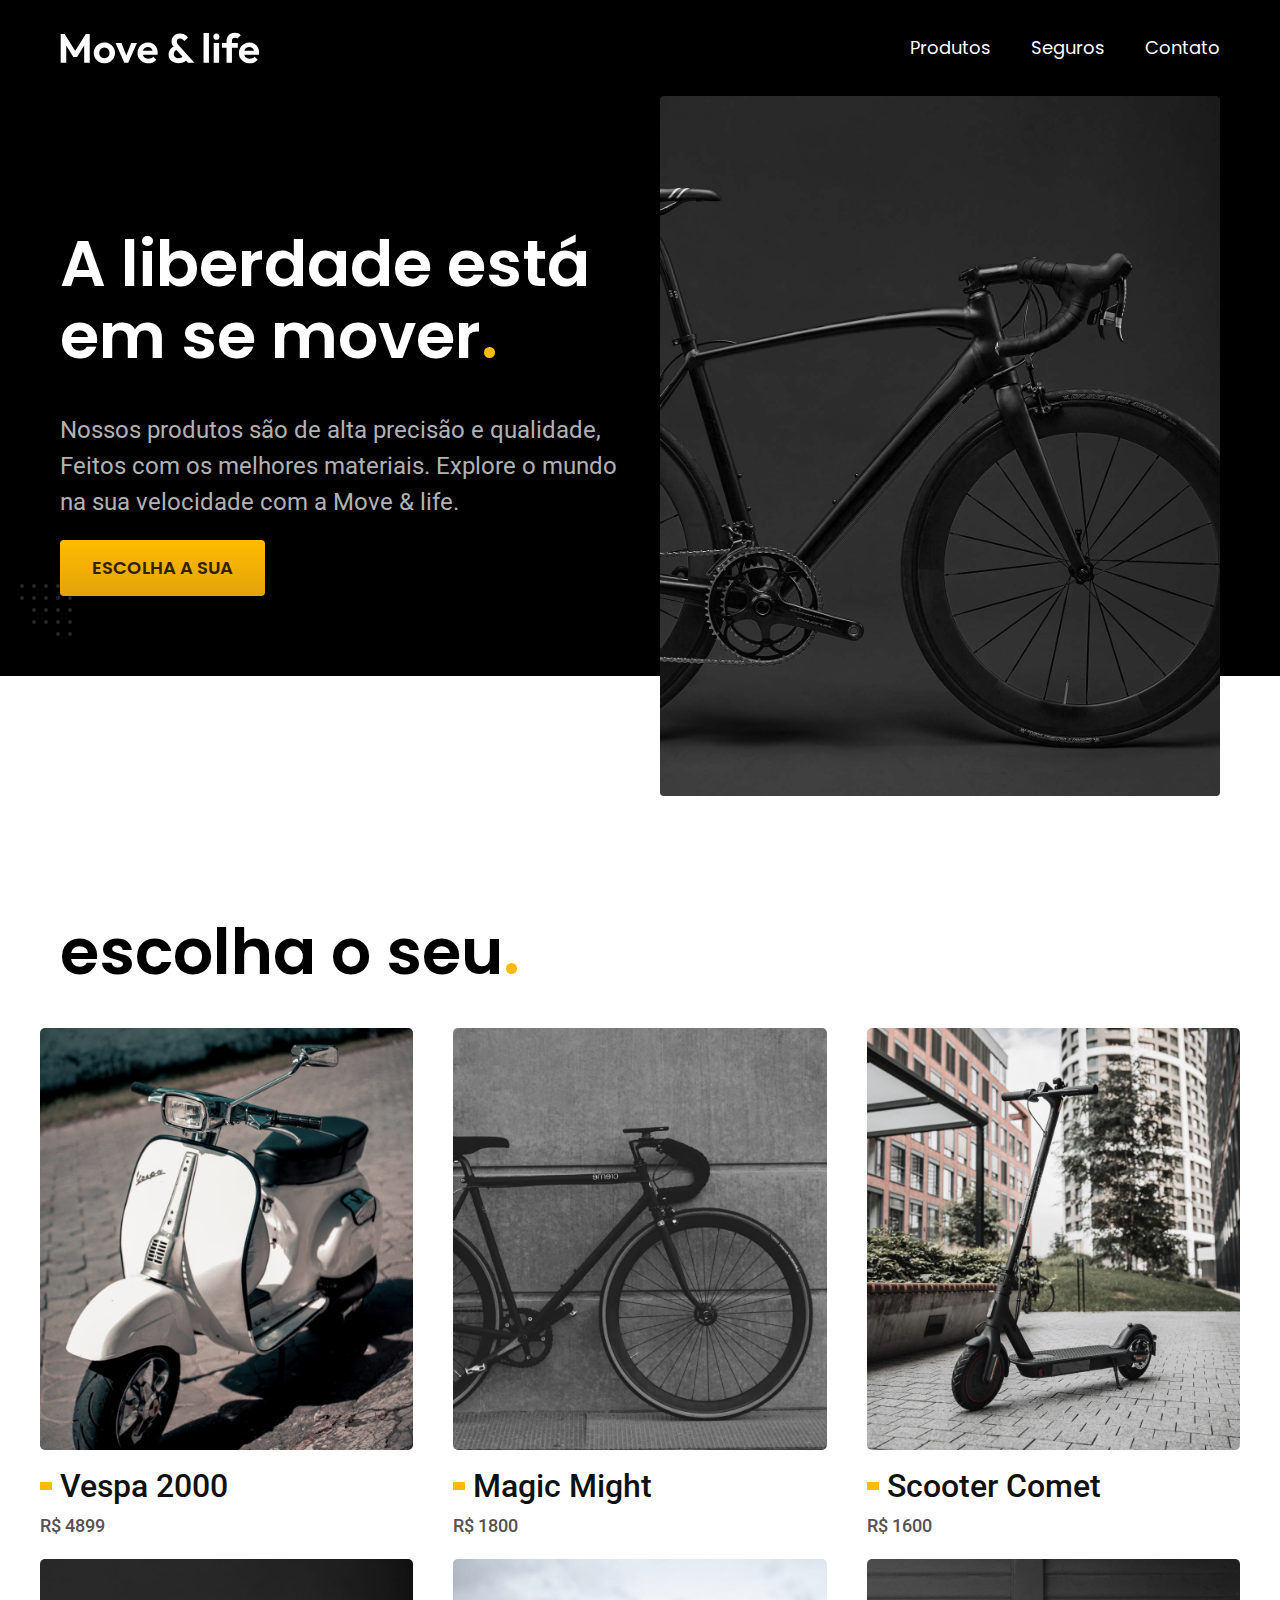
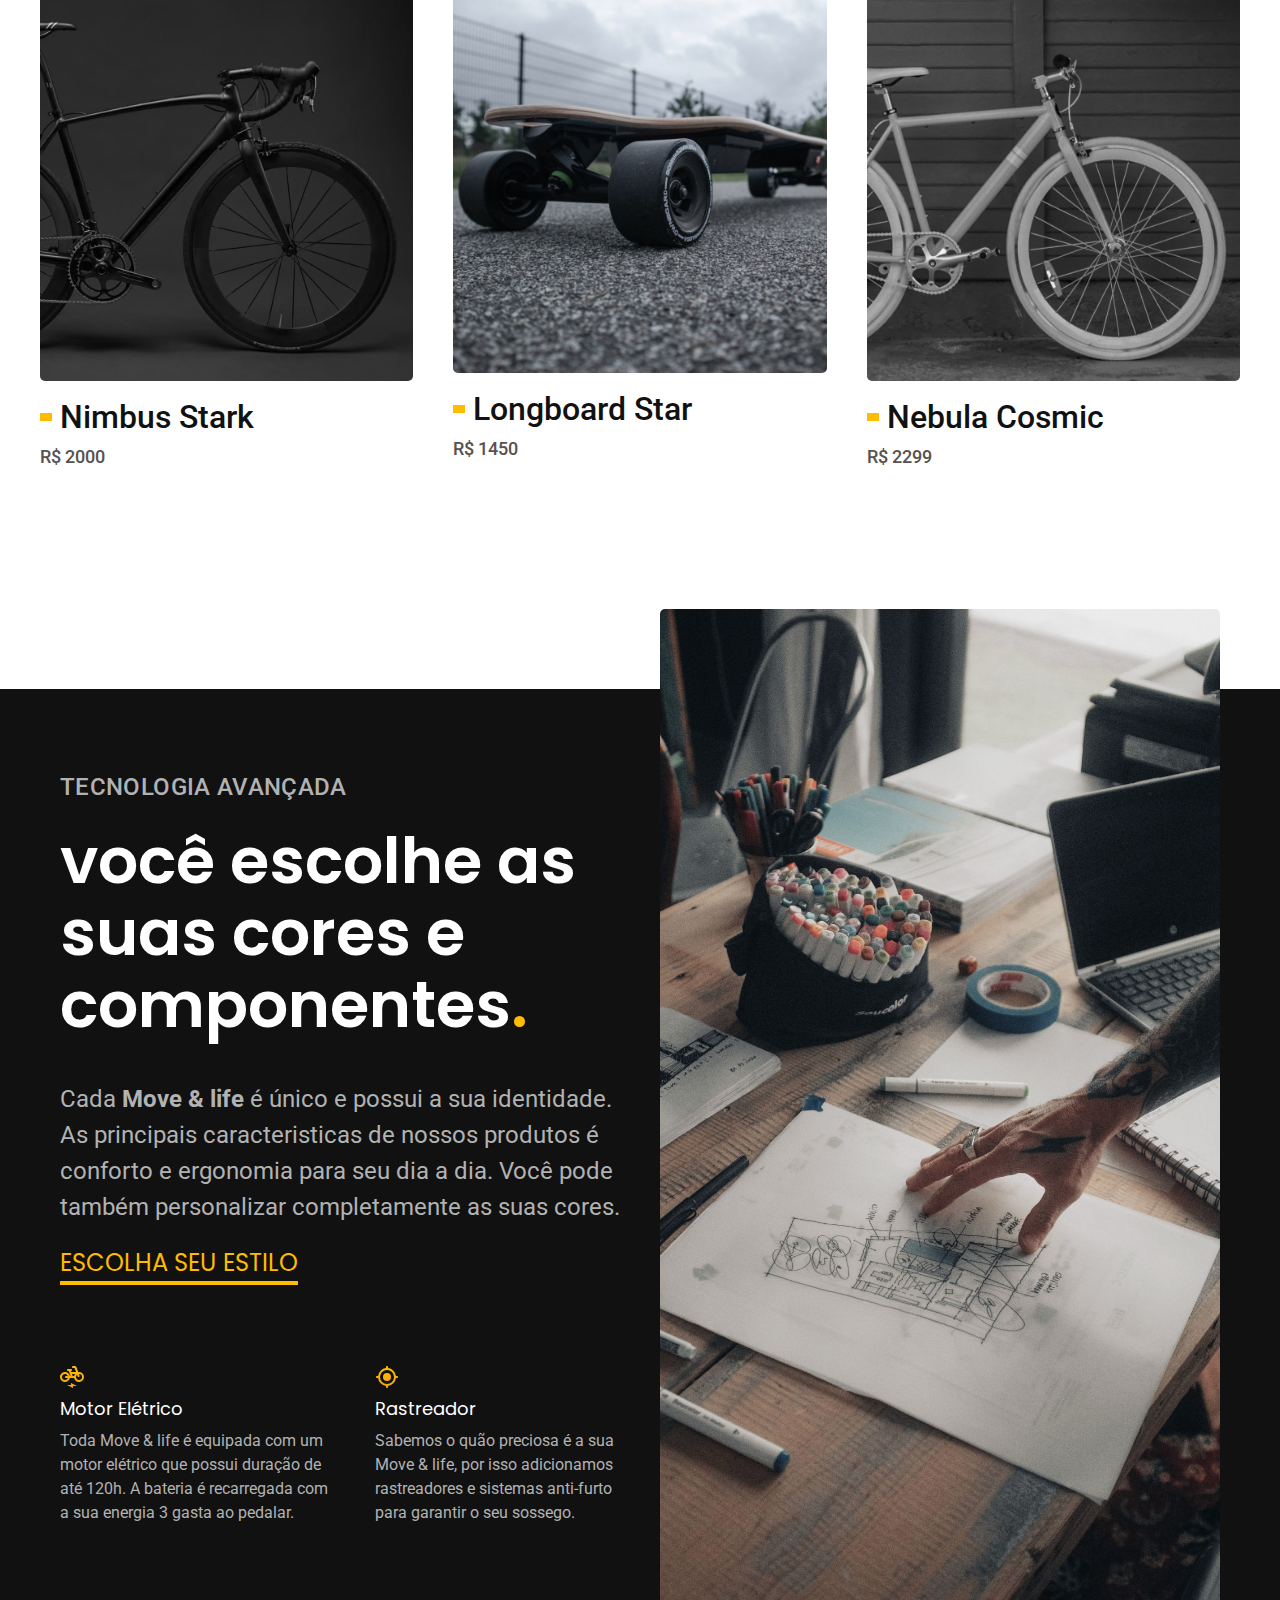
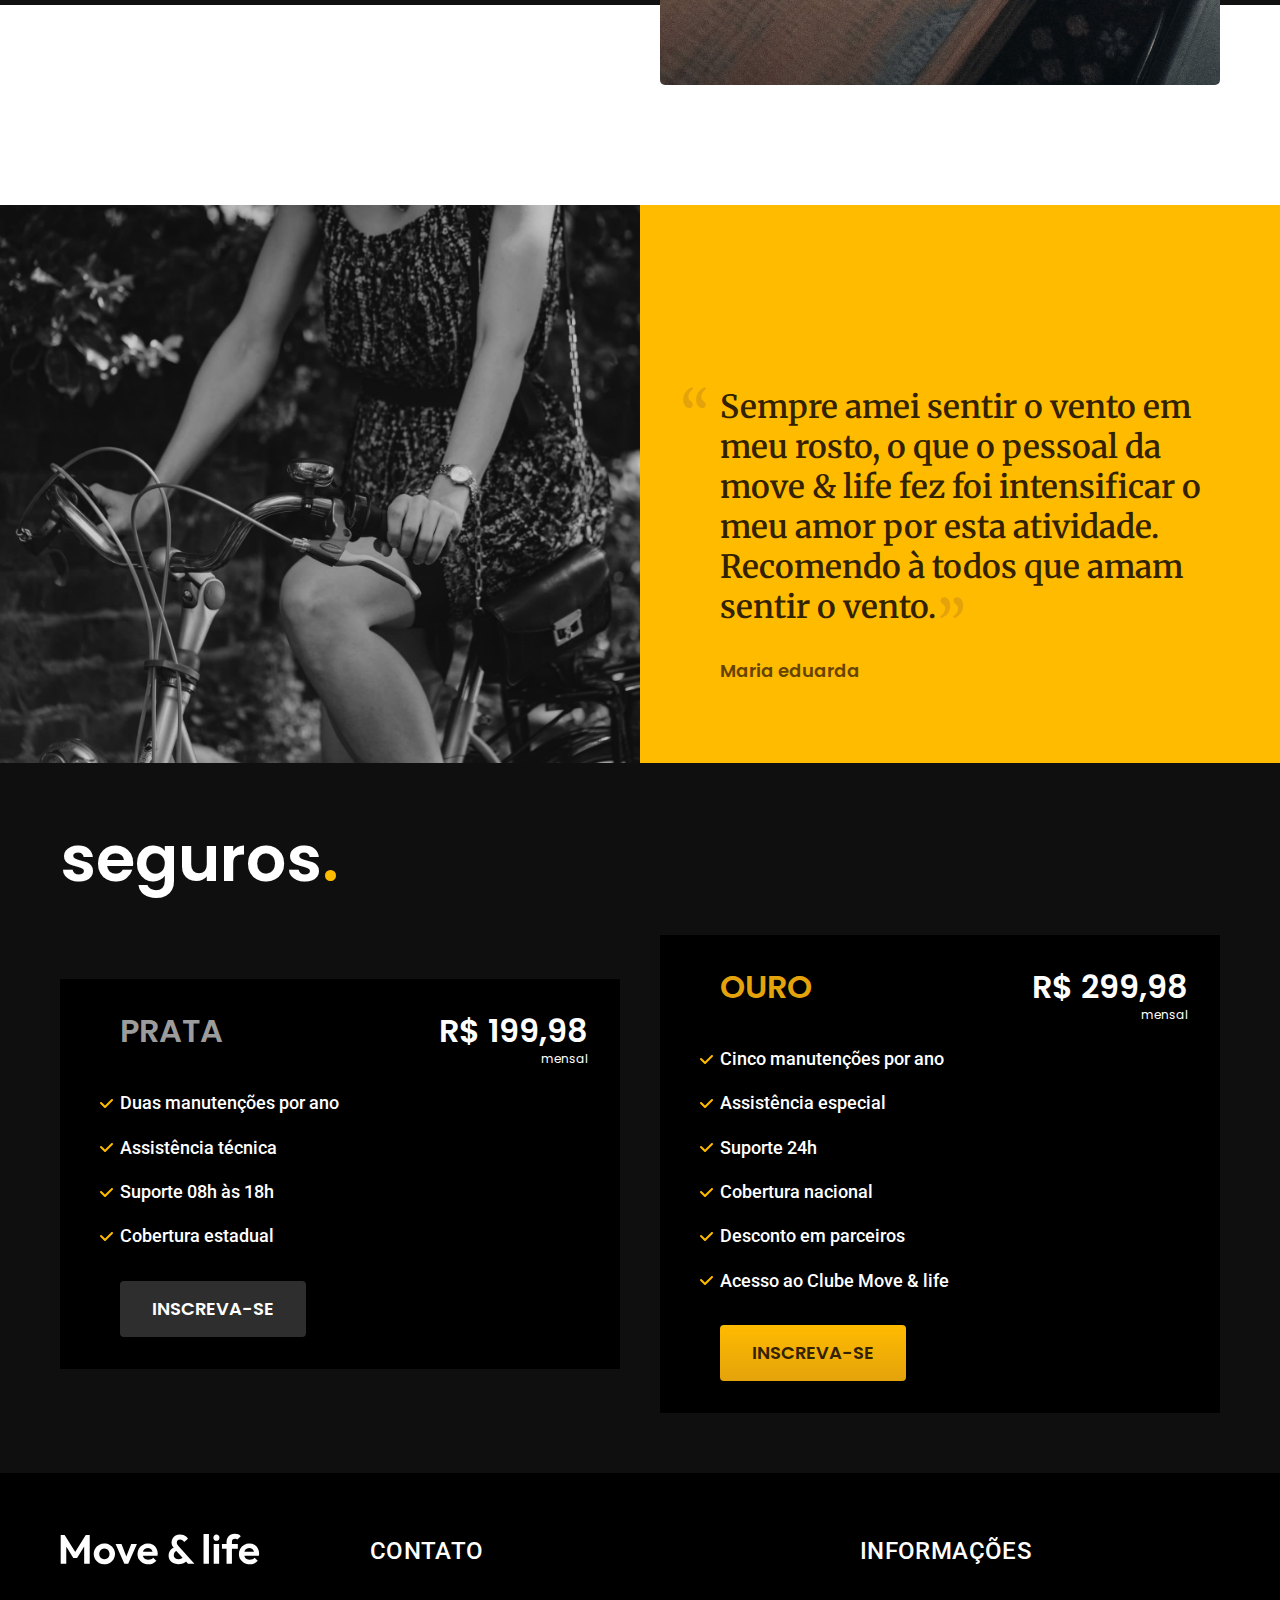
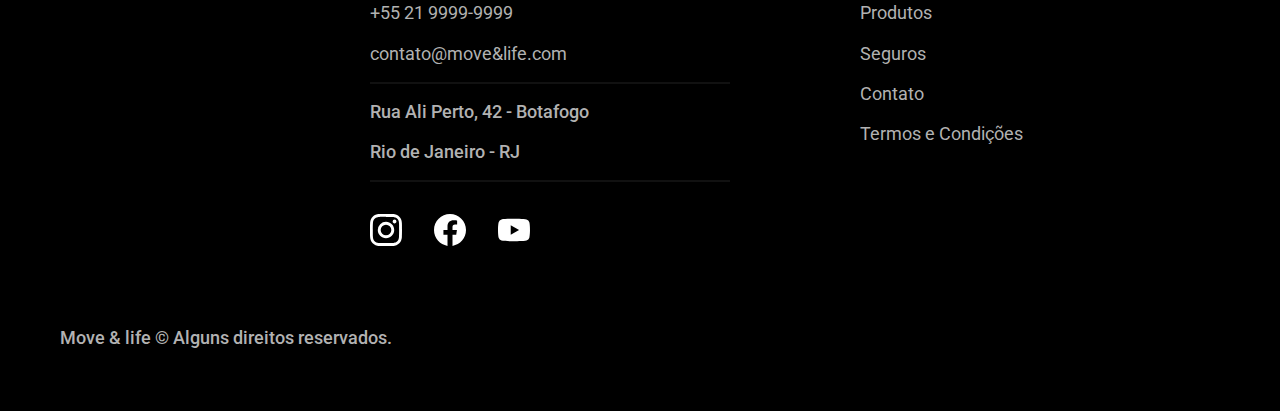
<file: index.html>
<!DOCTYPE html>
<html lang="pt-br">

<head>
  <meta charset="UTF-8">
  <meta http-equiv="X-UA-Compatible" content="IE=edge">
  <meta name="viewport" content="width=device-width, initial-scale=1.0">
  <meta name="description" content="Bicicletas elétricas de alta precisão e qualidade,  feitas sob medida para o cliente. Explore o mundo na sua velocidade com a Move & life.">
  <link rel="preload" href="css/style.css" as="style">
  <link rel="stylesheet" href="css/style.css">
  <link rel="preconnect" href="https://fonts.googleapis.com">
  <link rel="preconnect" href="https://fonts.gstatic.com" crossorigin>
  <link href="https://fonts.googleapis.com/css2?family=Poppins:wght@400;600&display=swap" rel="stylesheet">
  <link href="https://fonts.googleapis.com/css2?family=Roboto:wght@400;500;700&display=swap" rel="stylesheet">
  <link href="https://fonts.googleapis.com/css2?family=Merriweather:ital,wght@1,900&display=swap" rel="stylesheet">
  <link rel="shortcut icon" href="favicon.svg" type="image/x-icon">
  <title>Move & life</title>
</head>

<body>
  <header id="header" class="header-bg">
    <div class="container header flex">
      <a href="index.html"><img src="img/move&life.svg" alt="img" width="200" height="32"></a>
      <nav class="nav">
        <ul class="header-menu font-1-m flex">
          <li><a href="produtos.html">Produtos</a></li>
          <li><a href="seguro.html">Seguros</a></li>
          <li><a href="contato.html">Contato</a></li>
        </ul>
      </nav>
    </div>
  </header>
  <main id="main" class="main">
    <div class="container grid intro">
      <div class="intro-txt">
        <h1 class="font-1-xxl">A liberdade está em se mover<span class="deco-point">.</span></h1>
        <p class="font-2-l">Nossos produtos são de alta precisão e qualidade, Feitos com os melhores materiais. Explore o mundo na sua velocidade com a Move & life.</p>
        <a class="btn btn-claro font-1-m-b" href="produtos.html">escolha a sua</a>
      </div>
      <picture>
        <source media="(max-width: 800px)" srcset="img/produtos/nimbus.jpg">
        <img src="img/fotos/introducao.jpg" alt="img" width="1280" height="1600">
      </picture>
    </div>
  </main>
  <article class="lista-bicicletas">
    <h2 class="font-1-xxl container">escolha o seu<span class="deco-point">.</span></h2>

    <ul class="lista-produtos grid">
      <li>
        <a href="produtos/vespa2000.html">
          <!--Mudar link-->
          <img src="img/produtos/vespa2000-home.jpg" alt="img" width="920" height="1040">
          <h3 class="font-2-xl">Vespa 2000</h3>
          <span class="font-2-m">R$ 4899</span>
        </a>
      </li>
      <li>
        <a href="produtos/magic.html">
          <img src="img/produtos/magic-home.jpg" alt="img" width="920" height="1040">
          <h3 class="font-2-xl">Magic Might</h3>
          <span class="font-2-m">R$ 1800</span>
        </a>
      </li>
      <li>
        <a href="produtos/scootercomet.html">
          <!--Mudar link-->
          <img src="img/produtos/scootercomet-home.jpg" alt="img" width="920" height="1040">
          <h3 class="font-2-xl">Scooter Comet</h3>
          <span class="font-2-m">R$ 1600</span>
        </a>
      </li>
    </ul>
    <ul class="lista-produtos grid">
      <li>
        <a href="produtos/nimbus-stark.html">
          <img src="img/produtos/nimbus-home.jpg" alt="img" width="920" height="1040">
          <h3 class="font-2-xl">Nimbus Stark</h3>
          <span class="font-2-m">R$ 2000</span>
        </a>
      </li>
      <li>
        <a href="produtos/longboardstar.html">
          <!--Mudar link-->
          <img src="img/produtos/longboardstar-home.jpg" alt="img" width="920" height="1040">
          <h3 class="font-2-xl">Longboard Star</h3>
          <span class="font-2-m">R$ 1450</span>
        </a>
      </li>
      <li>
        <a href="produtos/nebula.html">
          <img src="img/produtos/nebula-home.jpg" alt="img" width="920" height="1040">
          <h3 class="font-2-xl">Nebula Cosmic</h3>
          <span class="font-2-m">R$ 2299</span>
        </a>
      </li>
    </ul>
  </article>
  <article class="tecnologia-bg">
    <div class="container tecnologia grid">
      <div class="tecnologia-conteudo">
        <span class="font-2-l-b teste">TECNOLOGIA AVANÇADA</span>
        <h2 class="font-1-xxl">você escolhe as suas cores e componentes<span class="deco-point">.</span></h2>
        <p class="font-2-l">Cada <b>Move & life</b> é único e possui a sua identidade. As principais caracteristicas de nossos produtos é conforto e ergonomia para seu dia a dia. Você pode também personalizar completamente as suas cores.</p>
        <a class="link link2 font-1-l" href="produtos.html">ESCOLHA SEU ESTILO</a>
        <div class="tecnologia-vantagens flex">
          <div>
            <img src="img/icones/eletrica.svg" alt="img" height="24" width="24">
            <h3 class="font-1-m">Motor Elétrico</h3>
            <p class="font-2-s">Toda Move & life é equipada com um motor elétrico que possui duração de até 120h. A bateria é recarregada com a sua energia 3 gasta ao pedalar.</p>
          </div>
          <div>
            <img src="img/icones/rastreador.svg" alt="img" height="24" width="24">
            <h3 class="font-1-m">Rastreador</h3>
            <p class="font-2-s">Sabemos o quão preciosa é a sua Move & life, por isso adicionamos rastreadores e sistemas anti-furto para garantir o seu sossego.</p>
          </div>
        </div>
      </div>
      <div class="img-tecnologia">
        <img src="img/fotos/tecnologia.jpg" alt="img" width="1200" height="1920">
      </div>
    </div>
  </article>
  <!-- <section class="parceiros">
    <h2 class="font-1-xxl container">nossos parceiros<span class="deco-point">.</span></h2>
    <ul class="lista-parceiros grid">
      <li><img src="img/parceiros/caravan.svg" alt="img" width="140" height="38"></li>
      <li><img src="img/parceiros/dogs.svg" alt="img" width="152" height="39"></li>
      <li><img src="img/parceiros/flexblog.svg" alt="img" width="165" height="38"></li>
      <li><img src="img/parceiros/handel.svg" alt="img" width="139" height="50"></li>
      <li><img src="img/parceiros/lescone.svg" alt="img" width="208" height="41"></li>
      <li><img src="img/parceiros/ranek.svg" alt="img" width="149" height="36"></li>
      <li><img src="img/parceiros/surfbot.svg" alt="img" width="200" height="49"></li>
      <li><img src="img/parceiros/wildbeast.svg" alt="img" width="196" height="34"></li>
    </ul>
  </section> -->
  <section class="depoimento grid">
    <div class="img-depoimeto">
      <img src="img/fotos/depoimento.jpg" alt="img" width="1560" height="1360">
    </div>
    <div class="quote">
      <blockquote>
        <p class="font-1-xl">Sempre amei sentir o vento em meu rosto, o que o pessoal da move & life fez foi intensificar o meu amor por esta atividade. Recomendo à todos que amam sentir o vento.</p>
      </blockquote>
      <span class="cite font-1-m-b">Maria eduarda</span>
    </div>
  </section>
  <article class="seguros-bg">
    <div class="container seguros grid">
      <h2 class="font-1-xxl">seguros<span class="deco-point">.</span></h2>
      <div class="seguros-item grid">
        <h3 class="font-1-xl">Prata</h3>
        <span class="font-1-xl plano-valor flex">R$ 199,98 <span class="font-1-xs">mensal</span></span>
        <ul class="planos-vantagens font-2-m">
          <li>Duas manutenções por ano</li>
          <li>Assistência técnica</li>
          <li>Suporte 08h às 18h</li>
          <li>Cobertura estadual</li>
        </ul>
        <a class="btn btn-escuro font-1-m-b" href="orcamento.html?tipo=seguro&produto=prata">inscreva-se</a>
      </div>
      <div class="seguros-item grid">
        <h3 class="font-1-xl">Ouro</h3>
        <span class="font-1-xl plano-valor flex">R$ 299,98 <span class="font-1-xs">mensal</span></span>
        <ul class="planos-vantagens font-2-m">
          <li>Cinco manutenções por ano</li>
          <li>Assistência especial</li>
          <li>Suporte 24h</li>
          <li>Cobertura nacional</li>
          <li>Desconto em parceiros</li>
          <li>Acesso ao Clube Move & life</li>
        </ul>
        <a class="btn btn-claro font-1-m-b" href="orcamento.html?tipo=seguro&produto=ouro">inscreva-se</a>
      </div>
    </div>
  </article>
  <footer id="footer" class="footer-bg">
    <div class="footer container grid">
      <a href="index.html"><img src="img/move&life.svg" alt="img" width="200" height="32"></a>
      <div class="contato">
        <h3 class="font-2-l-b">contato</h3>
        <ul class="font-2-m">
          <li><a href="tel:+55 21 9999-9999">+55 21 9999-9999</a></li>
          <li><a href="mailto:contato@move&life.com">contato@move&life.com</a></li>
          <li>Rua Ali Perto, 42 - Botafogo</li>
          <li>Rio de Janeiro - RJ</li>
        </ul>
        <div class="footer-icos flex">
          <a href=""><img src="img/redes/instagram.svg" alt="img" width="32" height="32"></a>
          <a href=""><img src="img/redes/facebook.svg" alt="img" width="32" height="32"></a>
          <a href=""><img src="img/redes/youtube.svg" alt="img" width="32" height="32"></a>
        </div>
      </div>
      <div class="informacoes">
        <h3 class="font-2-l-b">informações</h3>
        <ul class="font-2-m">
          <li><a href="produtos.html">Produtos</a></li>
          <li><a href="seguro.html">Seguros</a></li>
          <li><a href="contato.html">Contato</a></li>
          <li><a href="termos.html">Termos e Condições</a></li>
        </ul>
      </div>
      <p class="footer-direitos font-2-m">Move & life © Alguns direitos reservados.</p>
    </div>
  </footer>
  <script src="js/script.js"></script>
</body>

</html>
</file>
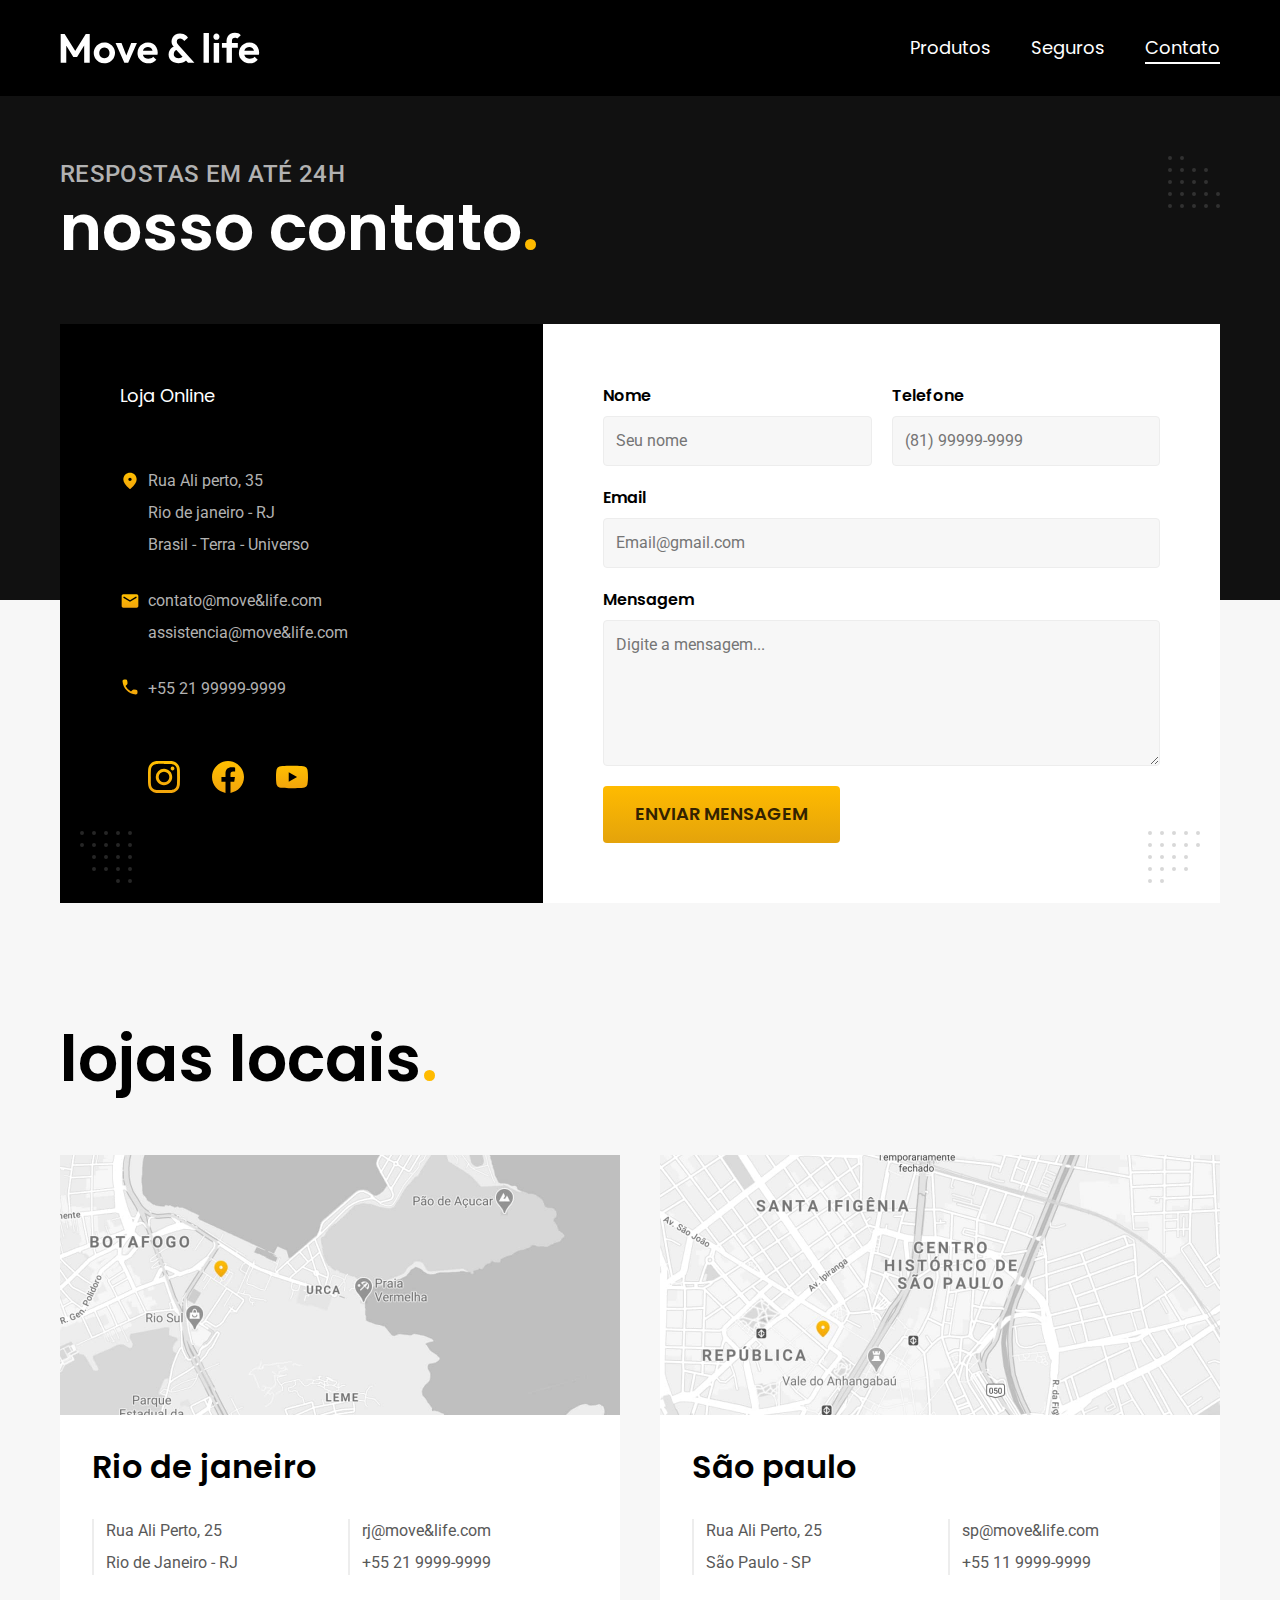
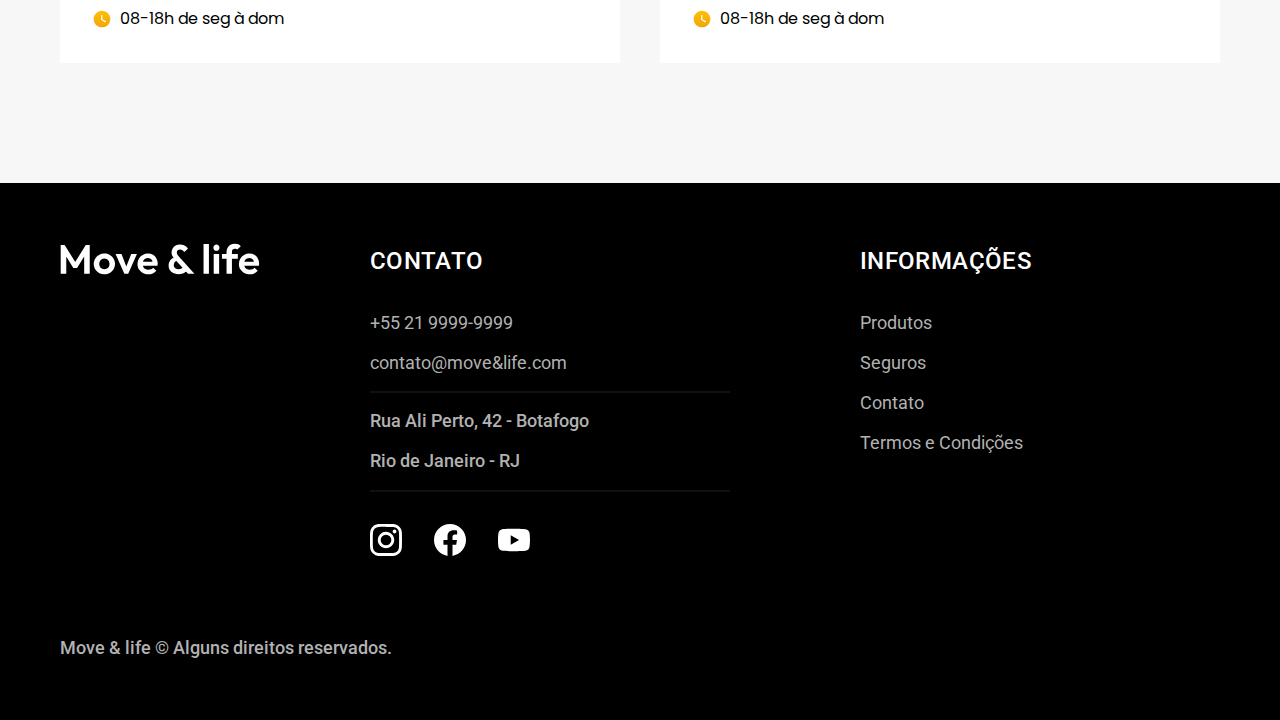
<file: contato.html>
<!DOCTYPE html>
<html lang="pt-br">

<head>
  <meta charset="UTF-8">
  <meta http-equiv="X-UA-Compatible" content="IE=edge">
  <meta name="viewport" content="width=device-width, initial-scale=1.0">
  <meta name="description" content="Bicicletas elétricas de alta precisão e qualidade,  feitas sob medida para o cliente. Explore o mundo na sua velocidade com a Move & life.">
  <link rel="preload" href="css/style.css" as="style">
  <link rel="stylesheet" href="css/style.css">
  <link rel="preconnect" href="https://fonts.googleapis.com">
  <link rel="preconnect" href="https://fonts.gstatic.com" crossorigin>
  <link href="https://fonts.googleapis.com/css2?family=Poppins:wght@400;600&display=swap" rel="stylesheet">
  <link href="https://fonts.googleapis.com/css2?family=Roboto:wght@400;500;700&display=swap" rel="stylesheet">
  <link href="https://fonts.googleapis.com/css2?family=Merriweather:ital,wght@1,900&display=swap" rel="stylesheet">
  <link rel="shortcut icon" href="favicon.svg" type="image/x-icon">
  <title>Move & life</title>
</head>

<body class="contato-body">
  <header id="header" class="header-bg">
    <div class="container header flex">
      <a href="index.html"><img src="img/move&life.svg" alt="img" width="200" height="32"></a>
      <nav class="nav">
        <ul class="header-menu font-1-m flex">
          <li><a href="produtos.html">Produtos</a></li>
          <li><a href="seguro.html">Seguros</a></li>
          <li><a href="contato.html">Contato</a></li>
        </ul>
      </nav>
    </div>
  </header>
  <main class="contato-bg">
    <div class="titulo-contato container">
      <span class="font-2-l-b">RESPOSTAS EM ATÉ 24H</span>
      <h1 class="font-1-xxl">nosso contato<span class="deco-point">.</span></h1>
    </div>
    <div class="contato-form grid container">
      <!--Geral-->
      <div class="contato-loja">
        <h2 class="font-1-m">Loja Online</h2>
        <div class="endereço font-2-s">
          <p>Rua Ali perto, 35</p>
          <p>Rio de janeiro - RJ</p>
          <p>Brasil - Terra - Universo</p>
        </div>
        <div class="email-tel font-2-s">
          <a href="mailto:contato@move&life.com">contato@move&life.com</a>
          <a href="mailto:assistencia@move&life.com">assistencia@move&life.com</a>
          <a href="tel:+5581999999999">+55 21 99999-9999</a>
        </div>
        <div class="contato-rede flex">
          <a href=""><img src="img/redes/instagram-p.svg" alt="img" width="32" height="32"></a>
          <a href=""><img src="img/redes/facebook-p.svg" alt="img" width="32" height="32"></a>
          <a href=""><img src="img/redes/youtube-p.svg" alt="img" width="32" height="32"></a>
        </div>
      </div>
      <form class="formulario grid">
        <div>
          <label for="nome">Nome</label>
          <input type="text" name="nome" id="nome" placeholder="Seu nome" required>
        </div>
        <div>
          <label for="tel">Telefone</label>
          <input type="text" name="tel" id="tel" placeholder="(81) 99999-9999">
        </div>
        <div class="coluna-l">
          <label for="email">Email</label>
          <input type="email" name="email" id="email" placeholder="Email@gmail.com" required>
        </div>
        <div class="coluna-l">
          <label for="mensg">Mensagem</label>
          <textarea name="mensg" id="mensg" rows="5" placeholder="Digite a mensagem..." required></textarea>
        </div>
        <button type="submit" class="btn btn-claro coluna-l">Enviar Mensagem</button>
      </form>
    </div>
  </main>

  <article class="lojas container grid">
    <h2 class="font-1-xxl">lojas locais<span class="deco-point">.</span></h2>
    <div class="loja">
      <div class="foto-mapa">
        <img src="img/lojas/rj.jpg" alt="img" width="1120" height="520">
      </div>
      <div class="contato-infor grid">
        <h3 class="font-1-xl">Rio de janeiro</h3>
        <div class="infor font-2-s">
          <p>Rua Ali Perto, 25</p>
          <p>Rio de Janeiro - RJ</p>
        </div>
        <div class="infor font-2-s">
          <a href="mailto:rj@move&life.com">rj@move&life.com</a>
          <a href="tel:+55 21 9999-9999">+55 21 9999-9999</a>
        </div>
        <p class="font-1-s"><img src="img/icones/horario.svg" alt="img" width="20" height="20"> 08-18h de seg à dom</p>
      </div>
    </div>

    <div class="loja">
      <div class="foto-mapa">
        <img src="img/lojas/sp.jpg" alt="img" width="1120" height="520">
      </div>
      <div class="contato-infor grid">
        <h3 class="font-1-xl">São paulo</h3>
        <div class="infor font-2-s">
          <p>Rua Ali Perto, 25</p>
          <p>São Paulo - SP</p>
        </div>
        <div class="infor font-2-s">
          <a href="mailto:sp@move&life.com">sp@move&life.com</a>
          <a href="tel:+55 21 9999-9999">+55 11 9999-9999</a>
        </div>
        <p class="font-1-s"><img src="img/icones/horario.svg" alt="img" width="20" height="20"> 08-18h de seg à dom</p>
      </div>
    </div>
  </article>
  <footer id="footer" class="footer-bg">
    <div class="footer container grid">
      <a href="index.html"><img src="img/move&life.svg" alt="img" width="200" height="32"></a>
      <div class="contato">
        <h3 class="font-2-l-b">contato</h3>
        <ul class="font-2-m">
          <li><a href="tel:+55 21 9999-9999">+55 21 9999-9999</a></li>
          <li><a href="mailto:contato@move&life.com">contato@move&life.com</a></li>
          <li>Rua Ali Perto, 42 - Botafogo</li>
          <li>Rio de Janeiro - RJ</li>
        </ul>
        <div class="footer-icos flex">
          <a href=""><img src="img/redes/instagram.svg" alt="img" width="32" height="32"></a>
          <a href=""><img src="img/redes/facebook.svg" alt="img" width="32" height="32"></a>
          <a href=""><img src="img/redes/youtube.svg" alt="img" width="32" height="32"></a>
        </div>
      </div>
      <div class="informacoes">
        <h3 class="font-2-l-b">informações</h3>
        <ul class="font-2-m">
          <li><a href="produtos.html">Produtos</a></li>
          <li><a href="seguro.html">Seguros</a></li>
          <li><a href="contato.html">Contato</a></li>
          <li><a href="termos.html">Termos e Condições</a></li>
        </ul>
      </div>
      <p class="footer-direitos font-2-m">Move & life © Alguns direitos reservados.</p>
    </div>
  </footer>
  <script src="js/script.js"></script>
</body>

</html>
</file>
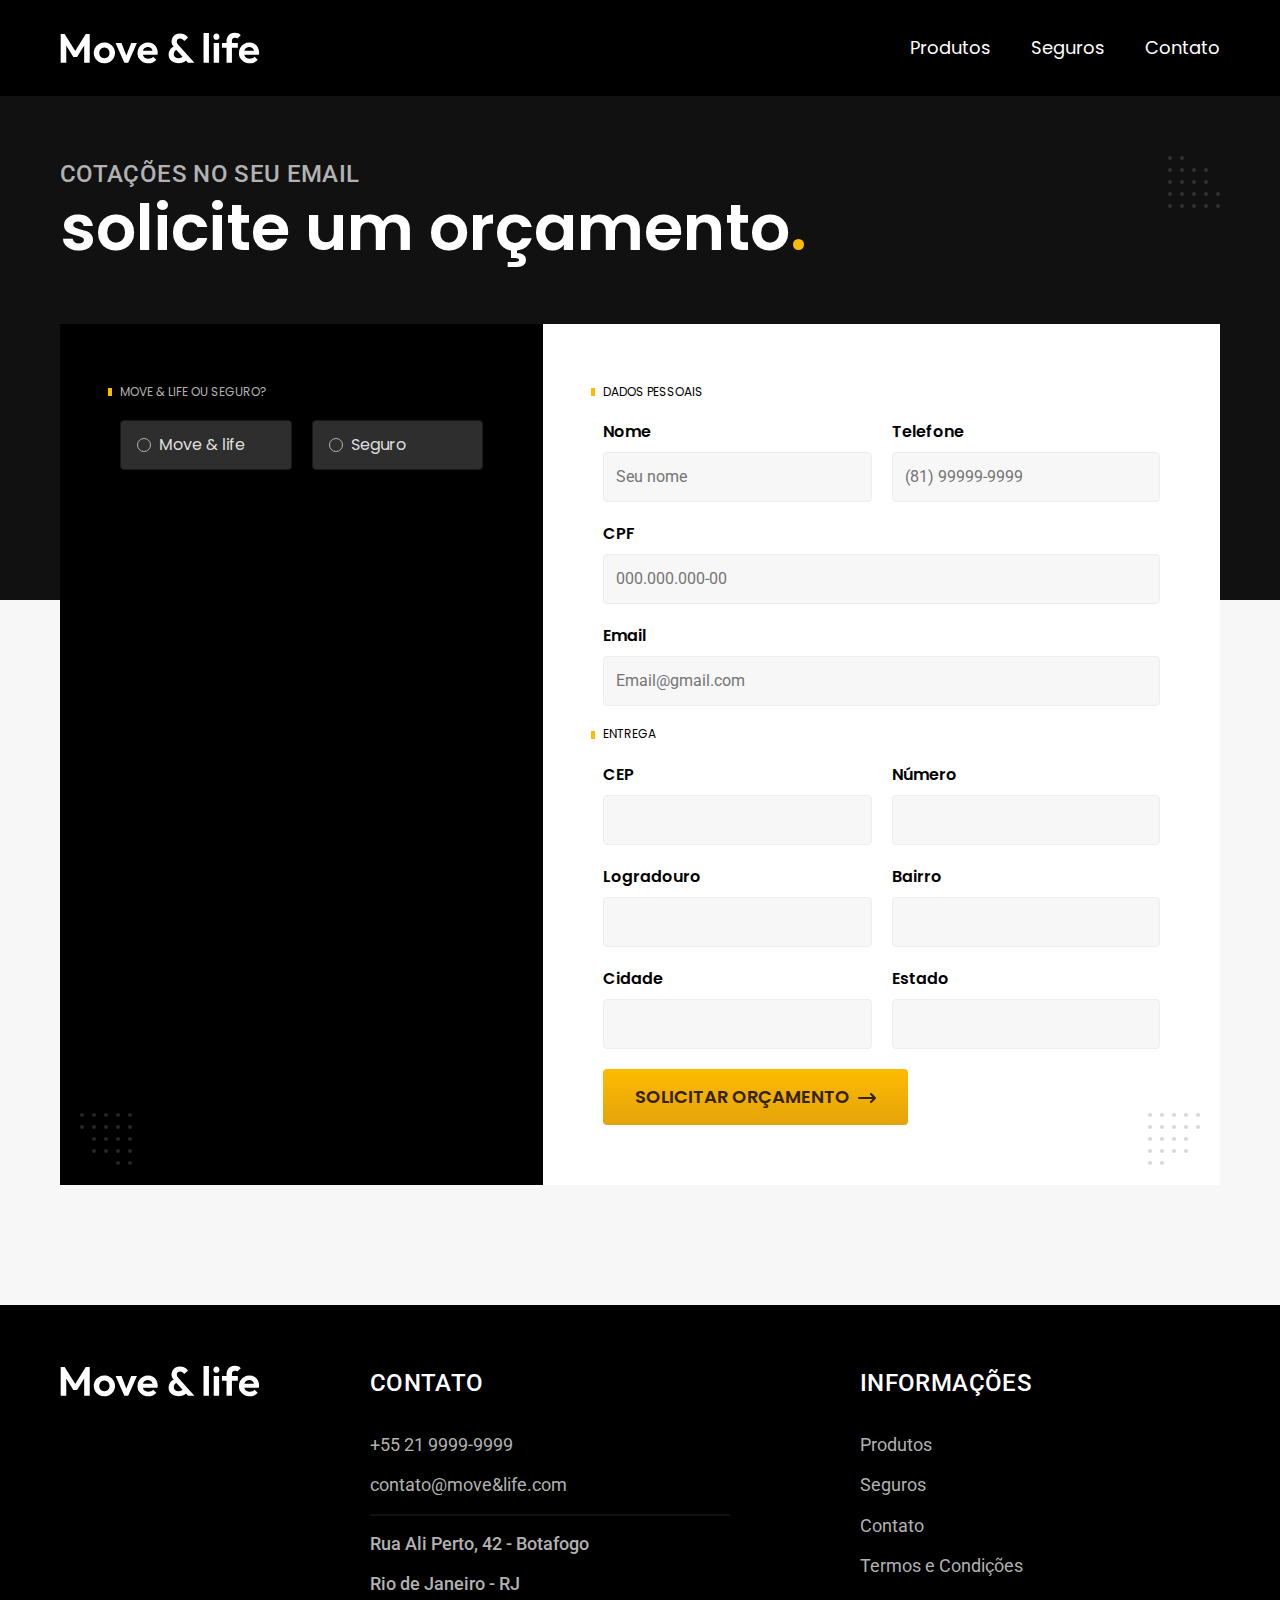
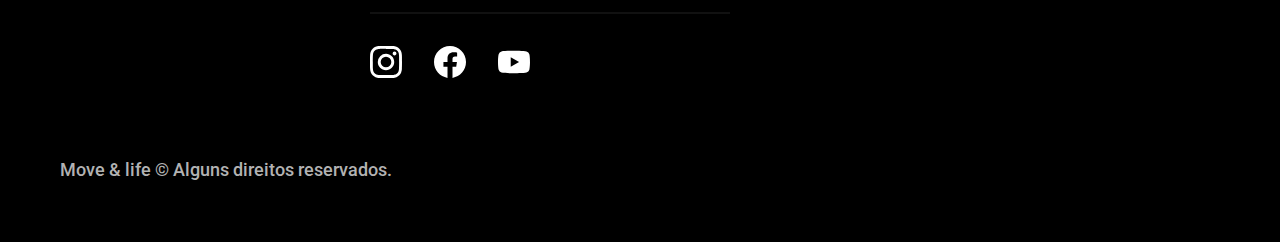
<file: orcamento.html>
<!DOCTYPE html>
<html lang="pt-br">

<head>
  <meta charset="UTF-8">
  <meta http-equiv="X-UA-Compatible" content="IE=edge">
  <meta name="viewport" content="width=device-width, initial-scale=1.0">
  <meta name="description" content="Bicicletas elétricas de alta precisão e qualidade,  feitas sob medida para o cliente. Explore o mundo na sua velocidade com a Move & life.">
  <link rel="preload" href="css/style.css" as="style">
  <link rel="stylesheet" href="css/style.css">
  <link rel="preconnect" href="https://fonts.googleapis.com">
  <link rel="preconnect" href="https://fonts.gstatic.com" crossorigin>
  <link href="https://fonts.googleapis.com/css2?family=Poppins:wght@400;600&display=swap" rel="stylesheet">
  <link href="https://fonts.googleapis.com/css2?family=Roboto:wght@400;500;700&display=swap" rel="stylesheet">
  <link href="https://fonts.googleapis.com/css2?family=Merriweather:ital,wght@1,900&display=swap" rel="stylesheet">
  <link rel="shortcut icon" href="favicon.svg" type="image/x-icon">
  <title>Move & life</title>
</head>

<body class="contato-body">
  <header id="header" class="header-bg">
    <div class="container header flex">
      <a href="index.html"><img src="img/move&life.svg" alt="img" width="200" height="32"></a>
      <nav class="nav">
        <ul class="header-menu font-1-m flex">
          <li><a href="produtos.html">Produtos</a></li>
          <li><a href="seguro.html">Seguros</a></li>
          <li><a href="contato.html">Contato</a></li>
        </ul>
      </nav>
    </div>
  </header>

  <main>
    <div class="titulo-contato container">
      <span class="font-2-l-b">cotações no seu email</span>
      <h1 class="font-1-xxl">solicite um orçamento<span class="deco-point">.</span></h1>
    </div>
    <form class="orcamento container grid" action="./">
      <div class="orcamento-produto grid">
        <h2 class="font-1-xs">Move & life ou Seguro?</h2>

        <input type="radio" name="tipo" value="movelife" id="movelife">
        <label for="movelife">Move & life</label>

        <input type="radio" name="tipo" value="seguro" id="seguro">
        <label for="seguro">Seguro</label>

        <div class="orcamento-conteudo" id="orcamento-movelife">
          <h2 class="font-1-xs">Escolha a sua Move & life</h2>

          <input type="radio" name="produto" value="vespa2000" id="vespa2000">
          <label for="vespa2000">Vespa 2000<span>R$4999</span></label>
          <div class="orcamento-detalhes">
            <ul class="font-1-xs">
              <li><img src="img/icones/eletrica.svg" alt="img" width="32" height="32">Motor Elétrico</li>
              <li><img src="img/icones/carbono.svg" alt="img" width="32" height="32">Fibra de Carbono</li>
              <li><img src="img/icones/velocidade.svg" alt="img" width="32" height="32">60 Km/h</li>
              <li><img src="img/icones/rastreador.svg" alt="img" width="32" height="32">Rastreador</li>
              <li><img src="img/icones/cadeado.svg" alt="img" width="32" height="32">Trava de segurança</li>
            </ul>
            <img src="img/produtos/vespa2000.jpg" alt="img" width="1120" height="680">
          </div>

          <input type="radio" name="produto" value="magic" id="magic">
          <label for="magic">Magic Might <span>R$2499</span></label>
          <div class="orcamento-detalhes">
            <ul class="font-1-xs">
              <li><img src="img/icones/eletrica.svg" alt="img" width="32" height="32">Motor Elétrico</li>
              <li><img src="img/icones/carbono.svg" alt="img" width="32" height="32">Fibra de Carbono</li>
              <li><img src="img/icones/rastreador.svg" alt="img" width="32" height="32">Rastreador</li>
            </ul>
            <img src="img/produtos/magic.jpg" alt="img" width="1120" height="680">
          </div>

          <input type="radio" name="produto" value="scootercomet" id="scootercomet">
          <label for="scootercomet">Scooter comet <span>R$2499</span></label>
          <div class="orcamento-detalhes">
            <ul class="font-1-xs">
              <li><img src="img/icones/eletrica.svg" alt="img" width="32" height="32">Motor Elétrico</li>
              <li><img src="img/icones/carbono.svg" alt="img" width="32" height="32">Fibra de Carbono</li>
              <li><img src="img/icones/velocidade.svg" alt="img" width="32" height="32">50 Km/h</li>
              <li><img src="img/icones/rastreador.svg" alt="img" width="32" height="32">Rastreador</li>
              <li><img src="img/icones/cadeado.svg" alt="img" width="32" height="32">Trava de segurança</li>
            </ul>
            <img src="img/produtos/scootercomet.jpg" alt="img" width="1120" height="680">
          </div>

          <input type="radio" name="produto" value="nimbus" id="nimbus">
          <label for="nimbus">Nimbus Stark <span>R$4999</span></label>
          <div class="orcamento-detalhes">
            <ul class="font-1-xs">
              <li><img src="img/icones/eletrica.svg" alt="img" width="32" height="32">Motor Elétrico</li>
              <li><img src="img/icones/carbono.svg" alt="img" width="32" height="32">Fibra de Carbono</li>
              <li><img src="img/icones/rastreador.svg" alt="img" width="32" height="32">Rastreador</li>
            </ul>
            <img src="img/produtos/nimbus.jpg" alt="img" width="1120" height="680">
          </div>

          <input type="radio" name="produto" value="longboardstar" id="longboardstar">
          <label for="longboardstar">Longboard star <span>R$2499</span></label>
          <div class="orcamento-detalhes">
            <ul class="font-1-xs">
              <li><img src="img/icones/eletrica.svg" alt="img" width="32" height="32">Motor Elétrico</li>
              <li><img src="img/icones/bambu.svg" alt="img" width="32" height="32">Feito com bambu</li>
              <li><img src="img/icones/velocidade.svg" alt="img" width="32" height="32">35 Km/h</li>
              <li><img src="img/icones/rastreador.svg" alt="img" width="32" height="32">Rastreador</li>
            </ul>
            <img src="img/produtos/longboardstar.jpg" alt="img" width="1120" height="680">
          </div>

          <input type="radio" name="produto" value="nebula" id="nebula">
          <label for="nebula">Nebula Cosmic <span>R$3999</span></label>
          <div class="orcamento-detalhes">
            <ul class="font-1-xs">
              <li><img src="img/icones/eletrica.svg" alt="img" width="32" height="32">Motor Elétrico</li>
              <li><img src="img/icones/carbono.svg" alt="img" width="32" height="32">Fibra de Carbono</li>
              <li><img src="img/icones/rastreador.svg" alt="img" width="32" height="32">Rastreador</li>
            </ul>
            <img src="img/produtos/nebula.jpg" alt="img" width="1120" height="680">
          </div>
        </div>

        <div class="orcamento-conteudo" id="orcamento-seguro">
          <h2 class="font-1-xs">Escolha seu seguro</h2>

          <input type="radio" name="produto" value="prata" id="prata">
          <label for="prata">Prata <span>R$ 199</span></label>

          <div class="orcamento-detalhes-seguro">
            <h3 class="font-1-xl h3-prata">Prata</h3>
            <ul class="font-1-xs">
              <li> <img src="img/icones/lista.svg" alt="img" width="13" height="9"> Duas trocas por ano</li>
              <li> <img src="img/icones/lista.svg" alt="img" width="13" height="9"> Assistência técnica</li>
              <li> <img src="img/icones/lista.svg" alt="img" width="13" height="9"> Suporte 08h às 18h</li>
              <li> <img src="img/icones/lista.svg" alt="img" width="13" height="9"> Cobertura estadual</li>
            </ul>
          </div>

          <input type="radio" name="produto" value="ouro" id="ouro">
          <label for="ouro">Ouro <span>R$ 299</span></label>

          <div class="orcamento-detalhes-seguro">
            <h3 class="font-1-xl h3-ouro">Ouro</h3>
            <ul class="font-1-xs">
              <li> <img src="img/icones/lista.svg" alt="img" width="13" height="9"> Cinco trocas por ano</li>
              <li> <img src="img/icones/lista.svg" alt="img" width="13" height="9"> Assistência especial</li>
              <li> <img src="img/icones/lista.svg" alt="img" width="13" height="9"> Suporte 24h</li>
              <li> <img src="img/icones/lista.svg" alt="img" width="13" height="9"> Cobertura nacional</li>
              <li> <img src="img/icones/lista.svg" alt="img" width="13" height="9"> Desconto em parceiros</li>
              <li> <img src="img/icones/lista.svg" alt="img" width="13" height="9"> Acesso ao Clube Move & life</li>
            </ul>
          </div>
        </div>
      </div>

      <div class="orcamentos-dados formulario grid">
        <h2 class="font-1-xs coluna-l">Dados Pessoais</h2>

        <div>
          <label for="nome">Nome</label>
          <input type="text" name="nome" id="nome" placeholder="Seu nome" required>
        </div>
        <div>
          <label for="tel">Telefone</label>
          <input type="text" name="tel" id="tel" placeholder="(81) 99999-9999">
        </div>
        <div class="coluna-l">
          <label for="cpf">CPF</label>
          <input type="cpf" name="cpf" id="cpf" placeholder="000.000.000-00" required>
        </div>
        <div class="coluna-l">
          <label for="email">Email</label>
          <input type="email" name="email" id="email" placeholder="Email@gmail.com" required>
        </div>
        <h2 class="font-1-xs coluna-l">Entrega</h2>
        <div>
          <label for="cep">CEP</label>
          <input type="text" name="cep" id="cep" required>
        </div>
        <div>
          <label for="numero">Número</label>
          <input type="text" name="numero" id="numero" required>
        </div>
        <div>
          <label for="logradouro">Logradouro</label>
          <input type="text" name="logradouro" id="logradouro" required>
        </div>
        <div>
          <label for="bairro">Bairro</label>
          <input type="text" name="bairro" id="bairro" required>
        </div>
        <div>
          <label for="cidade">Cidade</label>
          <input type="text" name="cidade" id="cidade" required>
        </div>
        <div>
          <label for="estado">Estado</label>
          <input type="text" name="estado" id="estado" required>
        </div>
        <button type="submit" class="btn btn-claro seta coluna-l">Solicitar Orçamento</button>
      </div>
    </form>
  </main>

  <footer id="footer" class="footer-bg">
    <div class="footer container grid">
      <a href="index.html"><img src="img/move&life.svg" alt="img" width="200" height="32"></a>
      <div class="contato">
        <h3 class="font-2-l-b">contato</h3>
        <ul class="font-2-m">
          <li><a href="tel:+55 21 9999-9999">+55 21 9999-9999</a></li>
          <li><a href="mailto:contato@move&life.com">contato@move&life.com</a></li>
          <li>Rua Ali Perto, 42 - Botafogo</li>
          <li>Rio de Janeiro - RJ</li>
        </ul>
        <div class="footer-icos flex">
          <a href=""><img src="img/redes/instagram.svg" alt="img" width="32" height="32"></a>
          <a href=""><img src="img/redes/facebook.svg" alt="img" width="32" height="32"></a>
          <a href=""><img src="img/redes/youtube.svg" alt="img" width="32" height="32"></a>
        </div>
      </div>
      <div class="informacoes">
        <h3 class="font-2-l-b">informações</h3>
        <ul class="font-2-m">
          <li><a href="produtos.html">Produtos</a></li>
          <li><a href="seguro.html">Seguros</a></li>
          <li><a href="contato.html">Contato</a></li>
          <li><a href="termos.html">Termos e Condições</a></li>
        </ul>
      </div>
      <p class="footer-direitos font-2-m">Move & life © Alguns direitos reservados.</p>
    </div>
  </footer>
  <script src="js/script.js"></script>
</body>

</html>
</file>
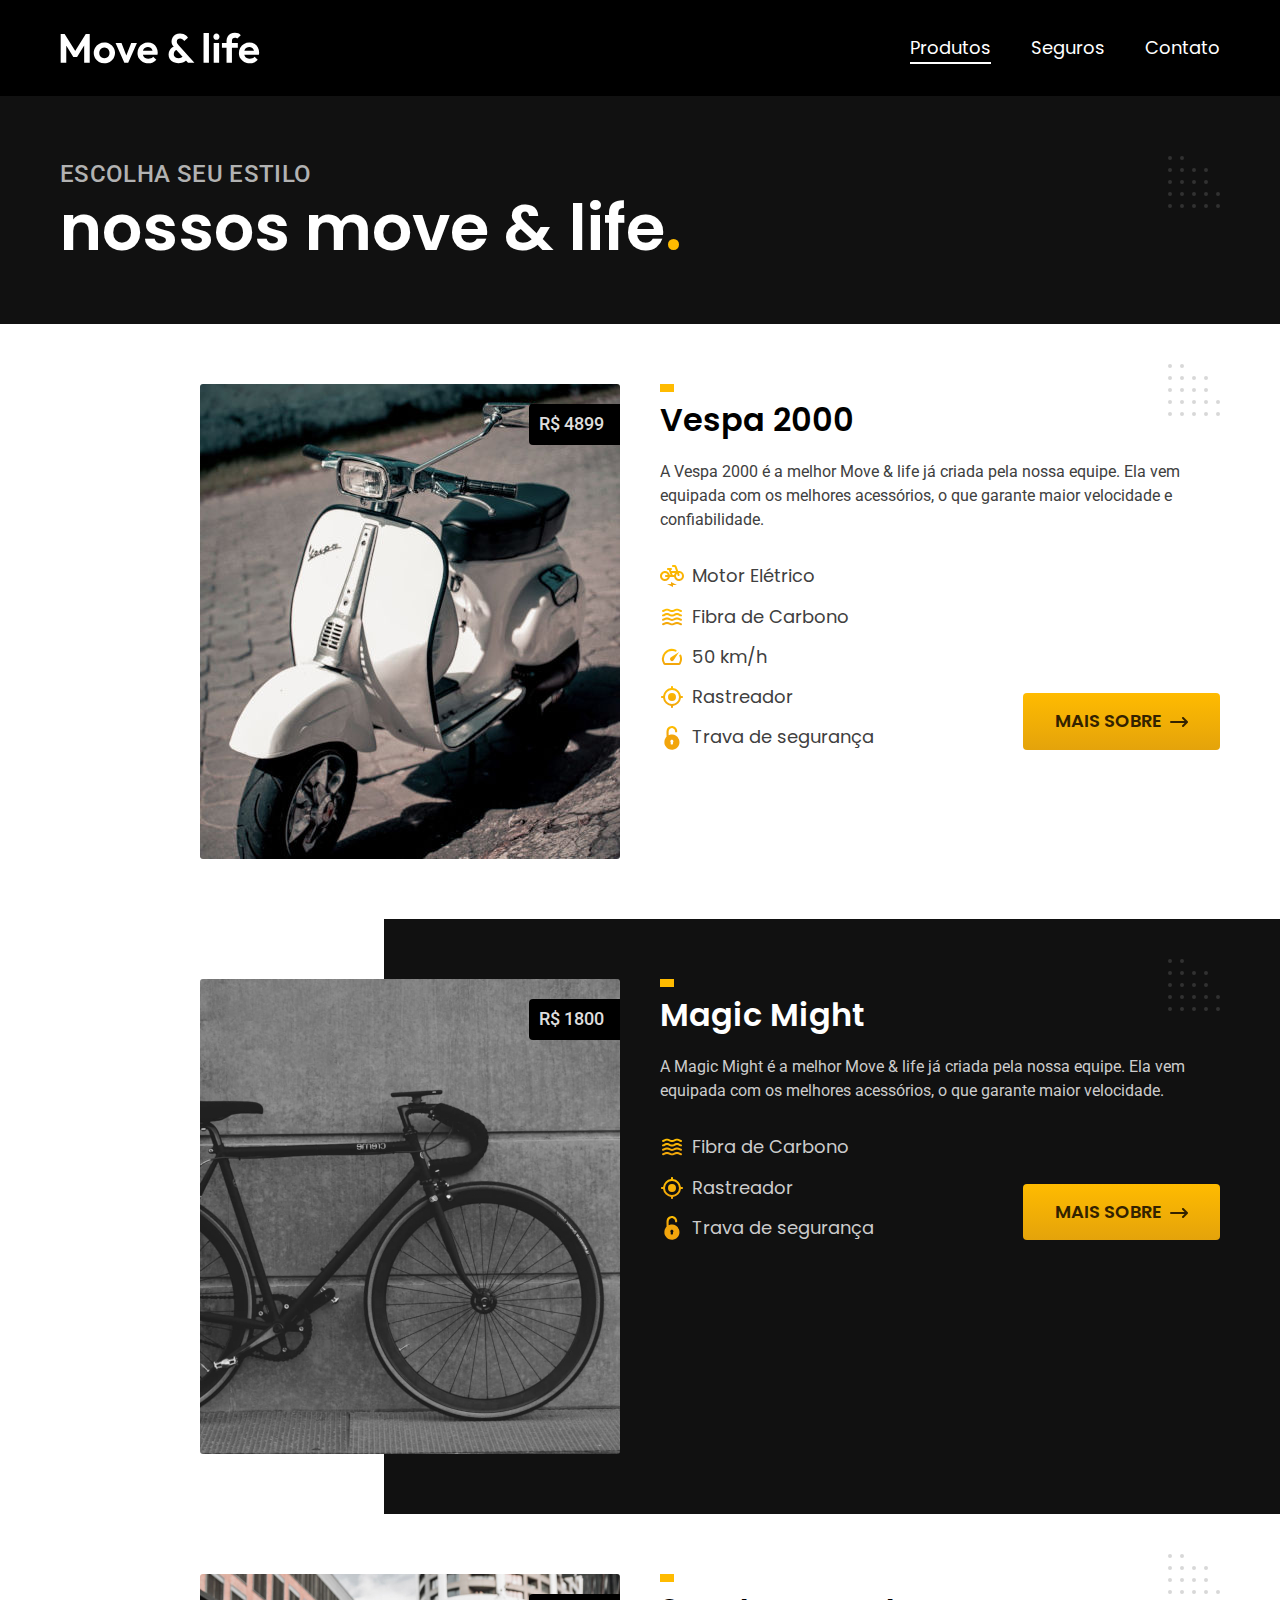
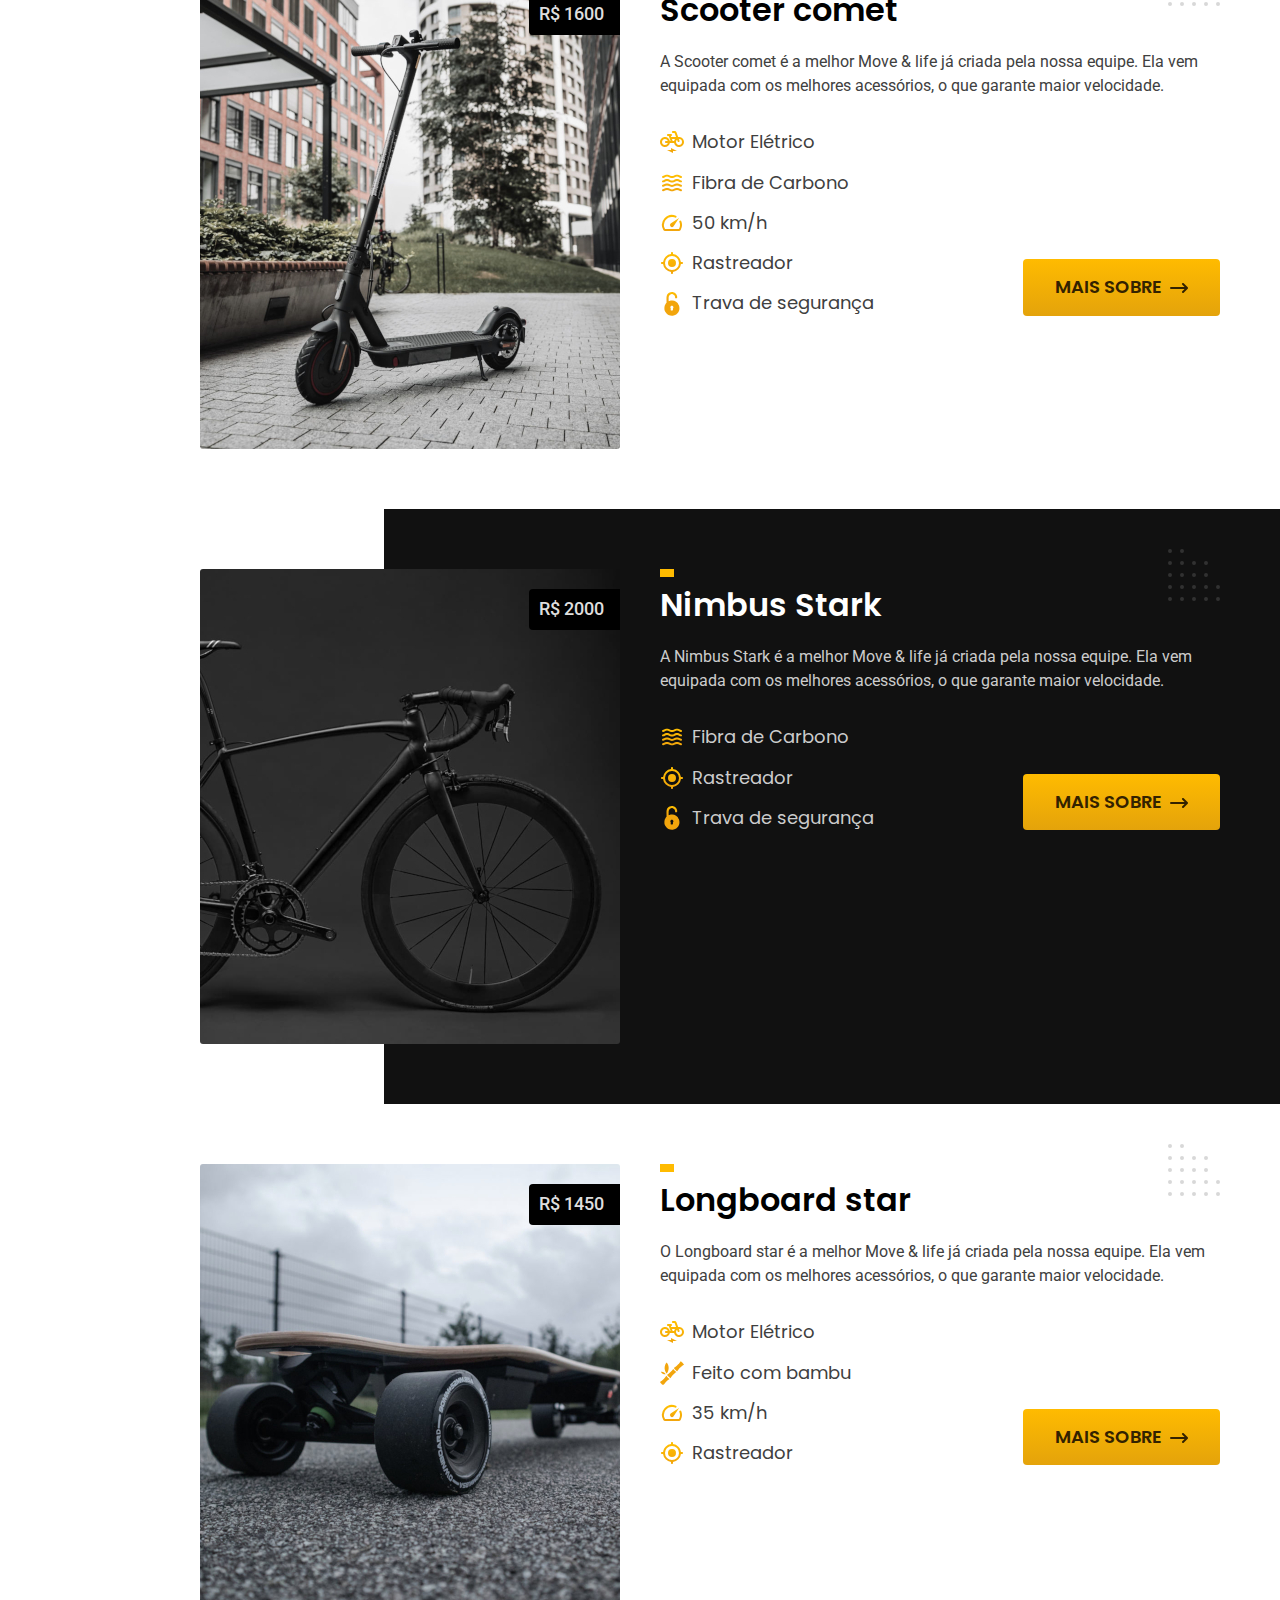
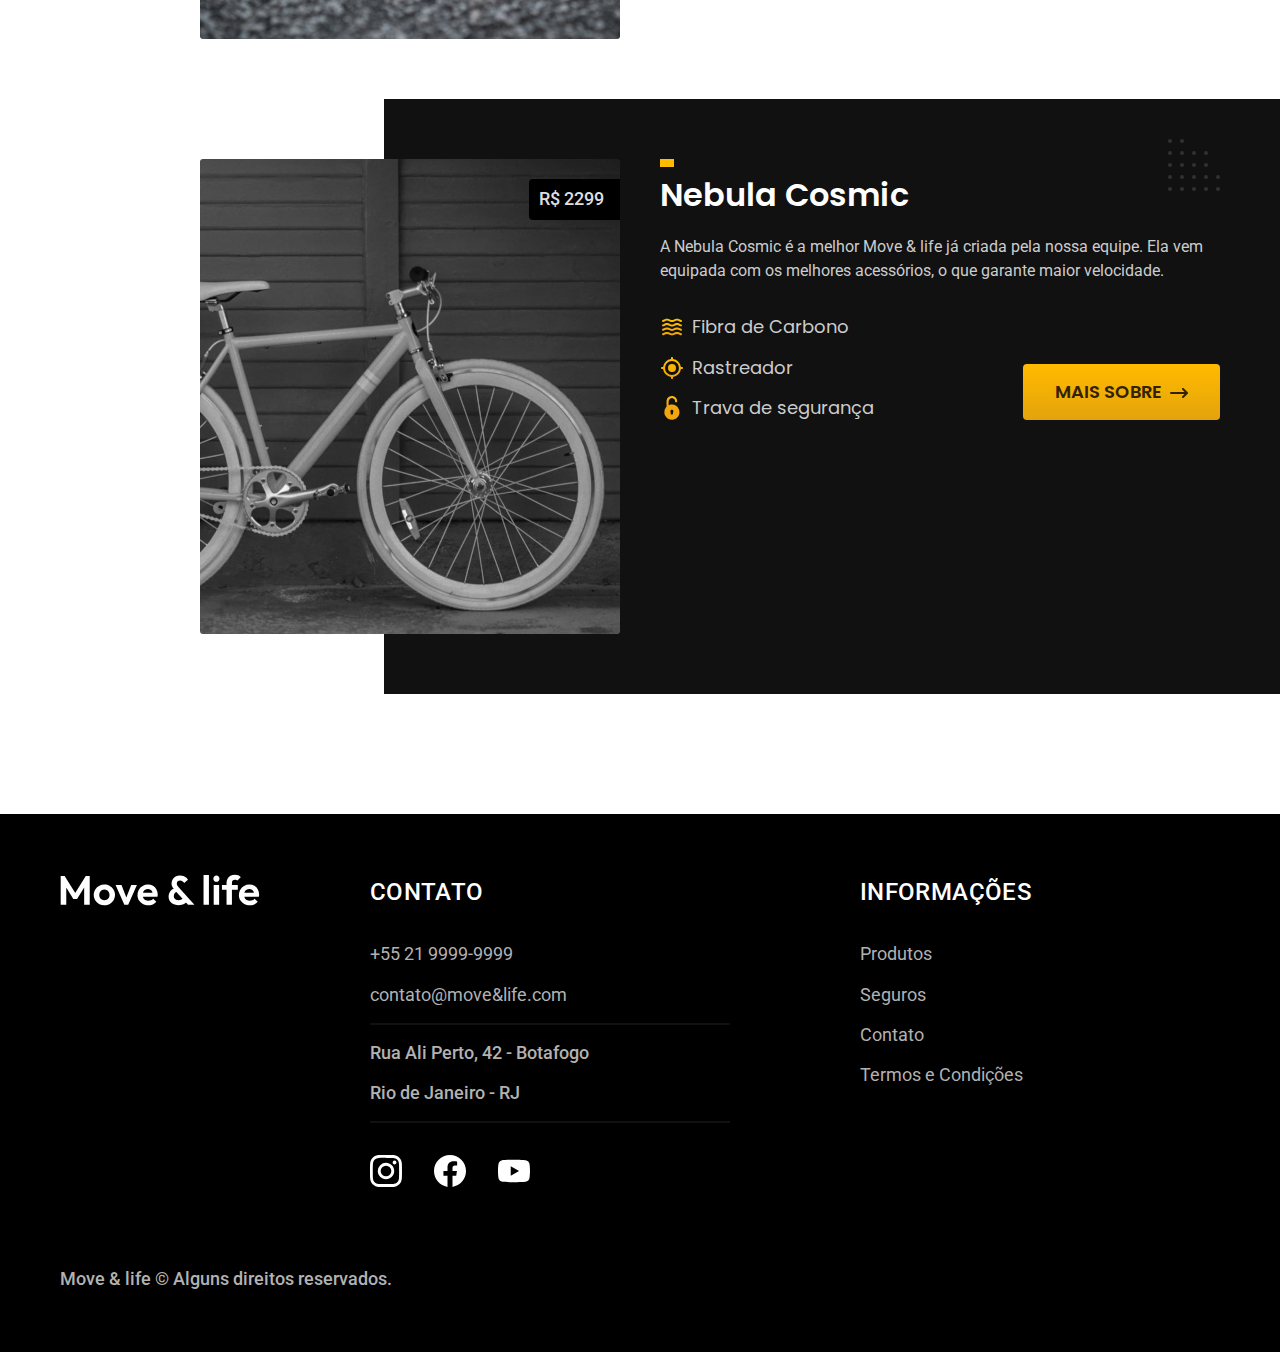
<file: produtos.html>
<!DOCTYPE html>
<html lang="pt-br">

<head>
  <meta charset="UTF-8">
  <meta http-equiv="X-UA-Compatible" content="IE=edge">
  <meta name="viewport" content="width=device-width, initial-scale=1.0">
  <meta name="description" content="Bicicletas elétricas de alta precisão e qualidade,  feitas sob medida para o cliente. Explore o mundo na sua velocidade com a Move & life.">
  <link rel="preload" href="css/style.css" as="style">
  <link rel="stylesheet" href="css/style.css">
  <link rel="preconnect" href="https://fonts.googleapis.com">
  <link rel="preconnect" href="https://fonts.gstatic.com" crossorigin>
  <link href="https://fonts.googleapis.com/css2?family=Poppins:wght@400;600&display=swap" rel="stylesheet">
  <link href="https://fonts.googleapis.com/css2?family=Roboto:wght@400;500;700&display=swap" rel="stylesheet">
  <link href="https://fonts.googleapis.com/css2?family=Merriweather:ital,wght@1,900&display=swap" rel="stylesheet">
  <link rel="shortcut icon" href="favicon.svg" type="image/x-icon">
  <title>Move & life</title>
</head>

<body>
  <header id="header" class="header-bg">
    <div class="container header flex">
      <a href="index.html"><img src="img/move&life.svg" alt="img" width="200" height="32"></a>
      <nav class="nav">
        <ul class="header-menu font-1-m flex">
          <li><a href="produtos.html">Produtos</a></li>
          <li><a href="seguro.html">Seguros</a></li>
          <li><a href="contato.html">Contato</a></li>
        </ul>
      </nav>
    </div>
  </header>
  <main>
    <div class="bikes-bg">
      <div class="container titulo-bikes">
        <span class="font-2-l-b">ESCOLHA SEU ESTILO</span>
        <h1 class="font-1-xxl">nossos move & life<span class="deco-point">.</span></h1>
      </div>
    </div>

    <div class="produto-item-bg">
      <div class="produto-item grid container">
        <div class="produto-img grid">
          <img src="img/produtos/vespa2000.jpg" alt="img" width="420" height="475">
          <span class="font-2-m">R$ 4899</span>
        </div>
        <div class="produto-conteudo grid">
          <h2 class="font-1-xl">Vespa 2000</h2>
          <p class="font-2-s">A Vespa 2000 é a melhor Move & life já criada pela nossa equipe. Ela vem equipada com os melhores acessórios, o que garante maior velocidade e confiabilidade.</p>
          <ul class="font-1-m produtos-vantagens grid">
            <li>
              <img src="img/icones/eletrica.svg" alt="img" width="32" height="32">
              Motor Elétrico
            </li>
            <li>
              <img src="img/icones/carbono.svg" alt="img" width="32" height="32">
              Fibra de Carbono
            </li>
            <li>
              <img src="img/icones/velocidade.svg" alt="img" width="32" height="32">
              50 km/h
            </li>
            <li>
              <img src="img/icones/rastreador.svg" alt="img" width="32" height="32">
              Rastreador
            </li>
            <li>
              <img src="img/icones/cadeado.svg" alt="img" width="32" height="32">
              Trava de segurança
            </li>
          </ul>
          <a class="btn btn-claro seta" href="produtos/vespa2000.html">Mais Sobre</a>
        </div>
      </div>
    </div>

    <div class="produto-item-bg">
      <div class="produto-item grid container">
        <div class="produto-img grid">
          <img src="img/produtos/magic.jpg" alt="img" width="420" height="475">
          <span class="font-2-m">R$ 1800</span>
        </div>
        <div class="produto-conteudo grid">
          <h2 class="font-1-xl">Magic Might</h2>
          <p class="font-2-s">A Magic Might é a melhor Move & life já criada pela nossa equipe. Ela vem equipada com os melhores acessórios, o que garante maior velocidade.</p>
          <ul class="font-1-m produtos-vantagens grid">
            <li>
              <img src="img/icones/carbono.svg" alt="img" width="32" height="32">
              Fibra de Carbono
            </li>
            <li>
              <img src="img/icones/rastreador.svg" alt="img" width="32" height="32">
              Rastreador
            </li>
            <li>
              <img src="img/icones/cadeado.svg" alt="img" width="32" height="32">
              Trava de segurança
            </li>
          </ul>
          <a class="btn btn-claro seta" href="produtos/magic.html">Mais Sobre</a>
        </div>
      </div>
    </div>

    <div class="produto-item-bg">
      <div class="produto-item grid container">
        <div class="produto-img grid">
          <img src="img/produtos/scootercomet.jpg" alt="img" width="420" height="475">
          <span class="font-2-m">R$ 1600</span>
        </div>
        <div class="produto-conteudo grid">
          <h2 class="font-1-xl">Scooter comet</h2>
          <p class="font-2-s">A Scooter comet é a melhor Move & life já criada pela nossa equipe. Ela vem equipada com os melhores acessórios, o que garante maior velocidade.</p>
          <ul class="font-1-m produtos-vantagens grid">
            <li>
              <img src="img/icones/eletrica.svg" alt="img" width="32" height="32">
              Motor Elétrico
            </li>
            <li>
              <img src="img/icones/carbono.svg" alt="img" width="32" height="32">
              Fibra de Carbono
            </li>
            <li>
              <img src="img/icones/velocidade.svg" alt="img" width="32" height="32">
              50 km/h
            </li>
            <li>
              <img src="img/icones/rastreador.svg" alt="img" width="32" height="32">
              Rastreador
            </li>
            <li>
              <img src="img/icones/cadeado.svg" alt="img" width="32" height="32">
              Trava de segurança
            </li>
          </ul>
          <a class="btn btn-claro seta" href="produtos/scootercomet.html">Mais Sobre</a>
        </div>
      </div>
    </div>

    <div class="produto-item-bg">
      <div class="produto-item grid container">
        <div class="produto-img grid">
          <img src="img/produtos/nimbus.jpg" alt="img" width="420" height="475">
          <span class="font-2-m">R$ 2000</span>
        </div>
        <div class="produto-conteudo grid">
          <h2 class="font-1-xl">Nimbus Stark</h2>
          <p class="font-2-s">A Nimbus Stark é a melhor Move & life já criada pela nossa equipe. Ela vem equipada com os melhores acessórios, o que garante maior velocidade.</p>
          <ul class="font-1-m produtos-vantagens grid">
            <li>
              <img src="img/icones/carbono.svg" alt="img" width="32" height="32">
              Fibra de Carbono
            </li>
            <li>
              <img src="img/icones/rastreador.svg" alt="img" width="32" height="32">
              Rastreador
            </li>
            <li>
              <img src="img/icones/cadeado.svg" alt="img" width="32" height="32">
              Trava de segurança
            </li>
          </ul>
          <a class="btn btn-claro seta" href="produtos/nimbus-stark.html">Mais Sobre</a>
        </div>
      </div>
    </div>

    <div class="produto-item-bg">
      <div class="produto-item grid container">
        <div class="produto-img grid">
          <img src="img/produtos/longboardstar.jpg" alt="img" width="420" height="475">
          <span class="font-2-m">R$ 1450</span>
        </div>
        <div class="produto-conteudo grid">
          <h2 class="font-1-xl">Longboard star</h2>
          <p class="font-2-s">O Longboard star é a melhor Move & life já criada pela nossa equipe. Ela vem equipada com os melhores acessórios, o que garante maior velocidade.</p>
          <ul class="font-1-m produtos-vantagens grid">
            <li>
              <img src="img/icones/eletrica.svg" alt="img" width="32" height="32">
              Motor Elétrico
            </li>
            <li>
              <img src="img/icones/bambu.svg" alt="img" width="32" height="32">
              Feito com bambu
            </li>
            <li>
              <img src="img/icones/velocidade.svg" alt="img" width="32" height="32">
              35 km/h
            </li>
            <li>
              <img src="img/icones/rastreador.svg" alt="img" width="32" height="32">
              Rastreador
            </li>
          </ul>
          <a class="btn btn-claro seta" href="produtos/longboardstar.html">Mais Sobre</a>
        </div>
      </div>
    </div>

    <div class="produto-item-bg">
      <div class="produto-item grid container">
        <div class="produto-img grid">
          <img src="img/produtos/nebula.jpg" alt="img" width="420" height="475">
          <span class="font-2-m">R$ 2299</span>
        </div>
        <div class="produto-conteudo grid">
          <h2 class="font-1-xl">Nebula Cosmic</h2>
          <p class="font-2-s">A Nebula Cosmic é a melhor Move & life já criada pela nossa equipe. Ela vem equipada com os melhores acessórios, o que garante maior velocidade.</p>
          <ul class="font-1-m produtos-vantagens grid">
            <li>
              <img src="img/icones/carbono.svg" alt="img" width="32" height="32">
              Fibra de Carbono
            </li>
            <li>
              <img src="img/icones/rastreador.svg" alt="img" width="32" height="32">
              Rastreador
            </li>
            <li>
              <img src="img/icones/cadeado.svg" alt="img" width="32" height="32">
              Trava de segurança
            </li>
          </ul>
          <a class="btn btn-claro seta" href="produtos/nebula.html">Mais Sobre</a>
        </div>
      </div>
    </div>


  </main>
  <footer id="footer" class="footer-bg">
    <div class="footer container grid">
      <a href="index.html"><img src="img/move&life.svg" alt="img" width="200" height="32"></a>
      <div class="contato">
        <h3 class="font-2-l-b">contato</h3>
        <ul class="font-2-m">
          <li><a href="tel:+55 21 9999-9999">+55 21 9999-9999</a></li>
          <li><a href="mailto:contato@move&life.com">contato@move&life.com</a></li>
          <li>Rua Ali Perto, 42 - Botafogo</li>
          <li>Rio de Janeiro - RJ</li>
        </ul>
        <div class="footer-icos flex">
          <a href=""><img src="img/redes/instagram.svg" alt="img" width="32" height="32"></a>
          <a href=""><img src="img/redes/facebook.svg" alt="img" width="32" height="32"></a>
          <a href=""><img src="img/redes/youtube.svg" alt="img" width="32" height="32"></a>
        </div>
      </div>
      <div class="informacoes">
        <h3 class="font-2-l-b">informações</h3>
        <ul class="font-2-m">
          <li><a href="produtos.html">Produtos</a></li>
          <li><a href="seguro.html">Seguros</a></li>
          <li><a href="contato.html">Contato</a></li>
          <li><a href="termos.html">Termos e Condições</a></li>
        </ul>
      </div>
      <p class="footer-direitos font-2-m">Move & life © Alguns direitos reservados.</p>
    </div>
  </footer>
  <script src="js/script.js"></script>
</body>

</html>
</file>
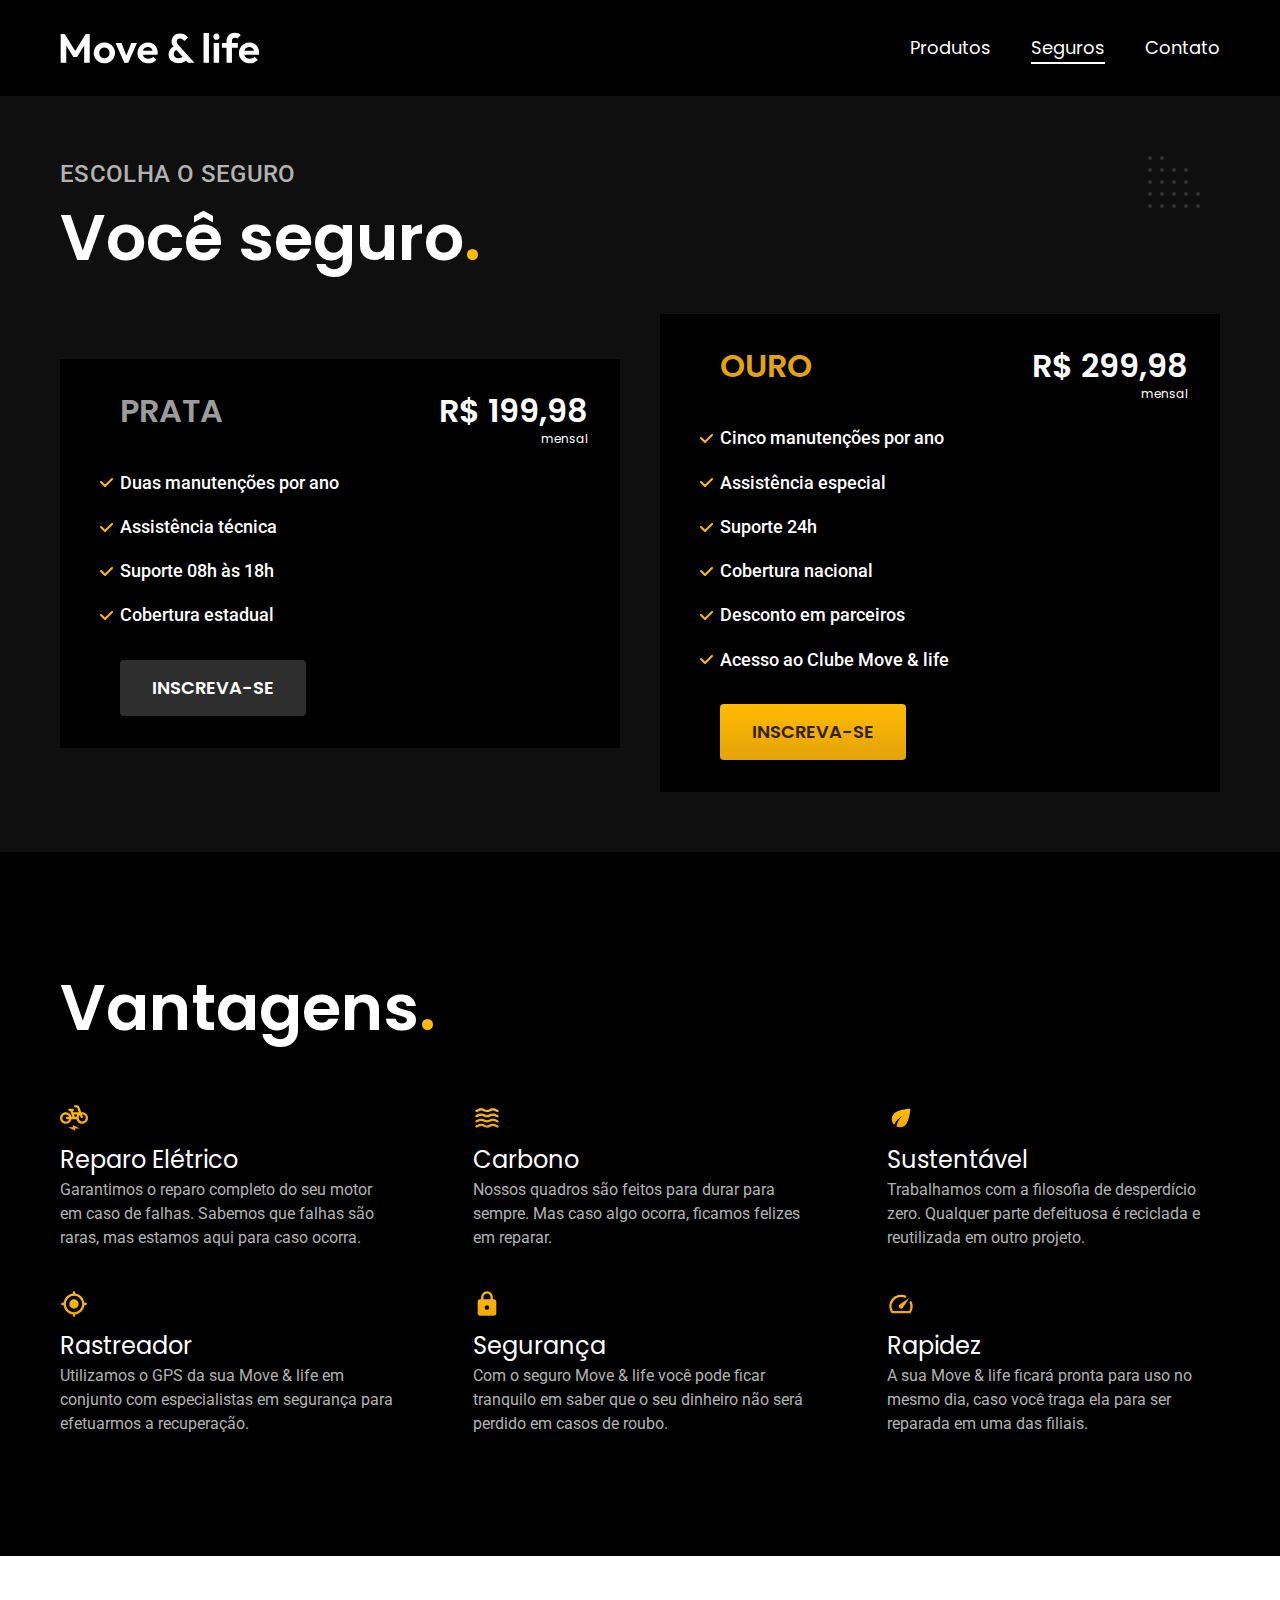
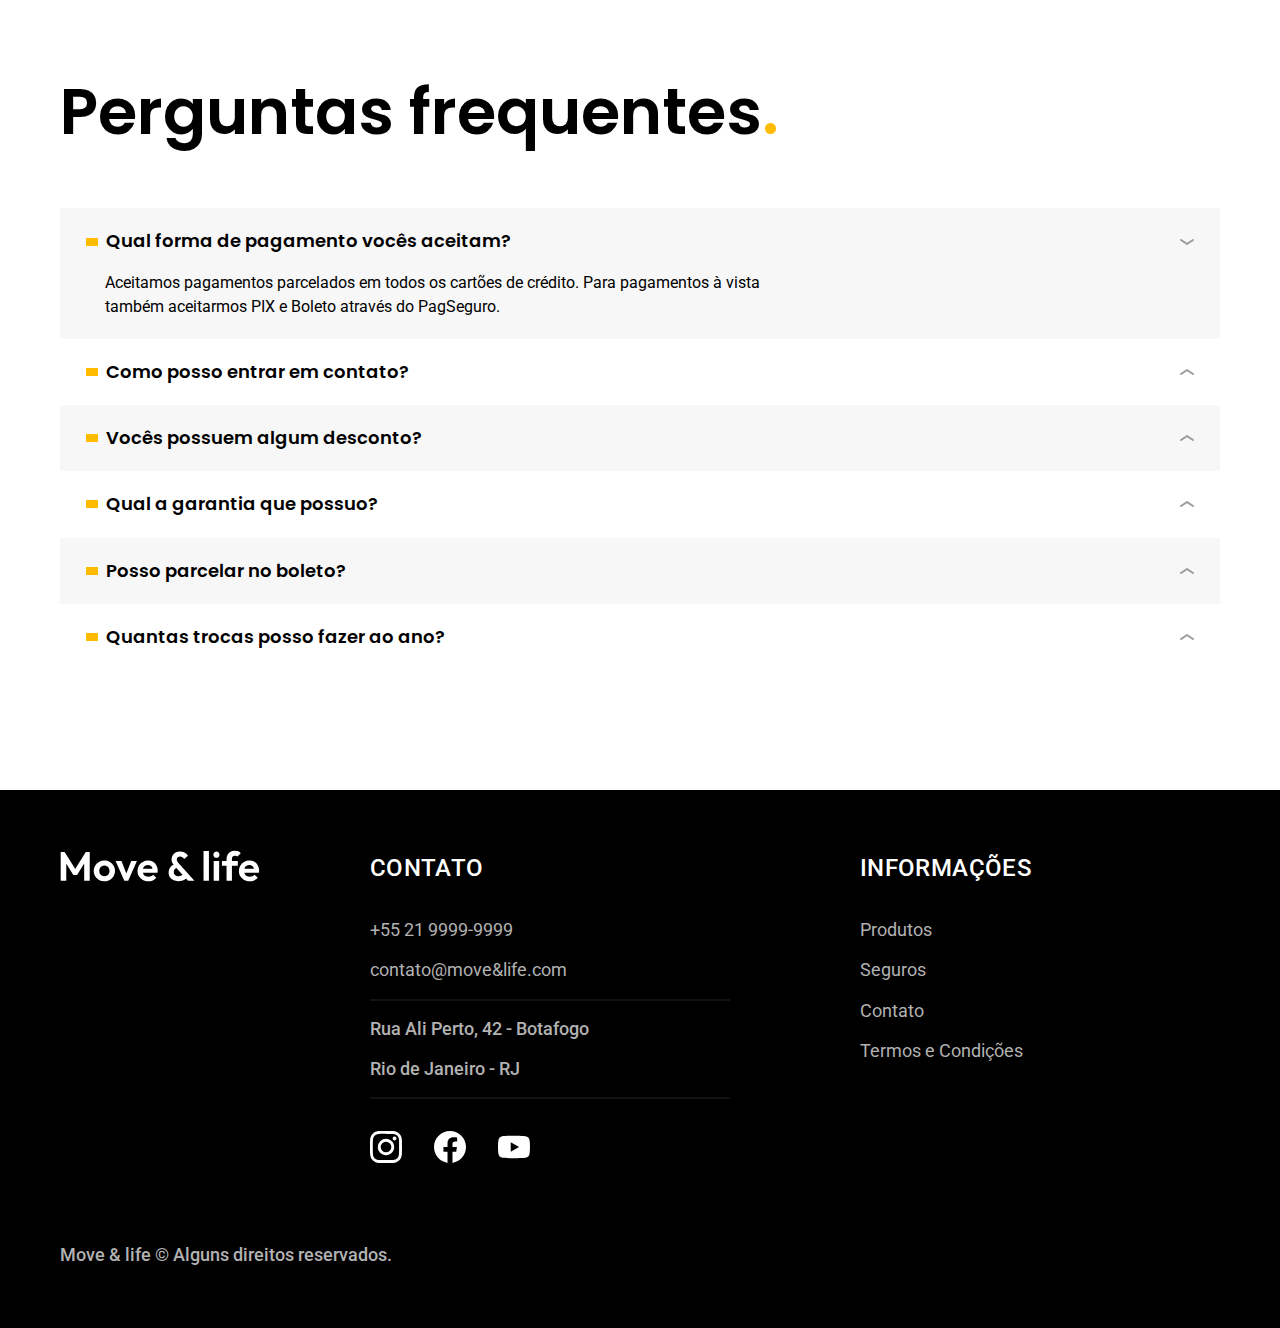
<file: seguro.html>
<!DOCTYPE html>
<html lang="pt-br">

<head>
  <meta charset="UTF-8">
  <meta http-equiv="X-UA-Compatible" content="IE=edge">
  <meta name="viewport" content="width=device-width, initial-scale=1.0">
  <meta name="description" content="Bicicletas elétricas de alta precisão e qualidade,  feitas sob medida para o cliente. Explore o mundo na sua velocidade com a Move & life.">
  <link rel="preload" href="css/style.css" as="style">
  <link rel="stylesheet" href="css/style.css">
  <link rel="preconnect" href="https://fonts.googleapis.com">
  <link rel="preconnect" href="https://fonts.gstatic.com" crossorigin>
  <link href="https://fonts.googleapis.com/css2?family=Poppins:wght@400;600&display=swap" rel="stylesheet">
  <link href="https://fonts.googleapis.com/css2?family=Roboto:wght@400;500;700&display=swap" rel="stylesheet">
  <link href="https://fonts.googleapis.com/css2?family=Merriweather:ital,wght@1,900&display=swap" rel="stylesheet">
  <link rel="shortcut icon" href="favicon.svg" type="image/x-icon">
  <title>Move & life</title>
</head>

<body>
  <header id="header" class="header-bg">
    <div class="container header flex">
      <a href="index.html"><img src="img/move&life.svg" alt="img" width="200" height="32"></a>
      <nav class="nav">
        <ul class="header-menu font-1-m flex">
          <li><a href="produtos.html">Produtos</a></li>
          <li><a href="seguro.html">Seguros</a></li>
          <li><a href="contato.html">Contato</a></li>
        </ul>
      </nav>
    </div>
  </header>
  <main class="seguros-bg">
    <div class="container seguros grid">
      <div class="seguro-titulo grid">
        <span class="font-2-l-b">ESCOLHA O SEGURO</span>
        <h2 class="font-1-xxl">Você seguro<span class="deco-point">.</span></h2>
      </div>
      <div class="seguros-item prata grid">
        <h3 class="font-1-xl">Prata</h3>
        <span class="font-1-xl plano-valor flex">R$ 199,98 <span class="font-1-xs">mensal</span></span>
        <ul class="planos-vantagens font-2-m">
          <li>Duas manutenções por ano</li>
          <li>Assistência técnica</li>
          <li>Suporte 08h às 18h</li>
          <li>Cobertura estadual</li>
        </ul>
        <a class="btn btn-escuro font-1-m-b" href="orcamento.html?tipo=seguro&produto=prata">inscreva-se</a>
      </div>
      <div class="seguros-item ouro grid">
        <h3 class="font-1-xl">Ouro</h3>
        <span class="font-1-xl plano-valor flex">R$ 299,98 <span class="font-1-xs">mensal</span></span>
        <ul class="planos-vantagens font-2-m">
          <li>Cinco manutenções por ano</li>
          <li>Assistência especial</li>
          <li>Suporte 24h</li>
          <li>Cobertura nacional</li>
          <li>Desconto em parceiros</li>
          <li>Acesso ao Clube Move & life</li>
        </ul>
        <a class="btn btn-claro font-1-m-b" href="orcamento.html?tipo=seguro&produto=ouro">inscreva-se</a>
      </div>
    </div>
  </main>
  <article class="vantagens-seguro-bg">
    <div class="container vantagens grid">
      <h2 class="font-1-xxl">Vantagens<span class="deco-point">.</span></h2>
      <ul class="lista-vantagens grid">
        <li>
          <img src="img/icones/eletrica.svg" alt="img" width="32" height="32">
          <h3 class="font-1-l">Reparo Elétrico</h3>
          <p class="font-2-s">Garantimos o reparo completo do seu motor em caso de falhas. Sabemos que falhas são raras, mas estamos aqui para caso ocorra.</p>
        </li>
        <li>
          <img src="img/icones/carbono.svg" alt="img" width="32" height="32">
          <h3 class="font-1-l">Carbono</h3>
          <p class="font-2-s">Nossos quadros são feitos para durar para sempre. Mas caso algo ocorra, ficamos felizes em reparar.</p>
        </li>
        <li>
          <img src="img/icones/sustentavel.svg" alt="img" width="32" height="32">
          <h3 class="font-1-l">Sustentável</h3>
          <p class="font-2-s">Trabalhamos com a filosofia de desperdício zero. Qualquer parte defeituosa é reciclada e reutilizada em outro projeto.</p>
        </li>
        <li>
          <img src="img/icones/rastreador.svg" alt="img" width="32" height="32">
          <h3 class="font-1-l">Rastreador</h3>
          <p class="font-2-s">Utilizamos o GPS da sua Move & life em conjunto com especialistas em segurança para efetuarmos a recuperação.</p>
        </li>
        <li>
          <img src="img/icones/seguro.svg" alt="img" width="32" height="32">
          <h3 class="font-1-l">Segurança</h3>
          <p class="font-2-s">Com o seguro Move & life você pode ficar tranquilo em saber que o seu dinheiro não será perdido em casos de roubo.</p>
        </li>
        <li>
          <img src="img/icones/velocidade.svg" alt="img" width="32" height="32">
          <h3 class="font-1-l">Rapidez</h3>
          <p class="font-2-s">A sua Move & life ficará pronta para uso no mesmo dia, caso você traga ela para ser reparada em uma das filiais.</p>
        </li>
      </ul>
    </div>
  </article>
  <article class="perguntas container">
    <h2 class="font-1-xxl">Perguntas frequentes<span class="deco-point">.</span></h2>
    <dl class="lista-perguntas">
      <div>
        <dt><button class="font-1-m-b" aria-expanded="true" aria-controls="pergunta1">Qual forma de pagamento vocês aceitam?</button></dt>
        <dd id="pergunta1" class="font-2-s ativo">Aceitamos pagamentos parcelados em todos os cartões de crédito. Para pagamentos à vista também aceitarmos PIX e Boleto através do PagSeguro.</dd>
      </div>
      <div>
        <dt><button class="font-1-m-b" aria-expanded="false" aria-controls="pergunta2">Como posso entrar em contato?</button></dt>
        <dd class="font-2-s" id="pergunta2">Aceitamos pagamentos parcelados em todos os cartões de crédito. Para pagamentos à vista também aceitarmos PIX e Boleto através do PagSeguro.</dd>
      </div>
      <div>
        <dt><button class="font-1-m-b" aria-expanded="false" aria-controls="pergunta3">Vocês possuem algum desconto?</button></dt>
        <dd class="font-2-s" id="pergunta3">Aceitamos pagamentos parcelados em todos os cartões de crédito. Para pagamentos à vista também aceitarmos PIX e Boleto através do PagSeguro.</dd>
      </div>
      <div>
        <dt><button class="font-1-m-b" aria-expanded="false" aria-controls="pergunta4">Qual a garantia que possuo?</button></dt>
        <dd class="font-2-s" id="pergunta4">Aceitamos pagamentos parcelados em todos os cartões de crédito. Para pagamentos à vista também aceitarmos PIX e Boleto através do PagSeguro.</dd>
      </div>
      <div>
        <dt><button class="font-1-m-b" aria-expanded="false" aria-controls="pergunta5">Posso parcelar no boleto?</button></dt>
        <dd class="font-2-s" id="pergunta5">Aceitamos pagamentos parcelados em todos os cartões de crédito. Para pagamentos à vista também aceitarmos PIX e Boleto através do PagSeguro.</dd>
      </div>
      <div>
        <dt><button class="font-1-m-b" aria-expanded="false" aria-controls="pergunta6">Quantas trocas posso fazer ao ano?</button></dt>
        <dd class="font-2-s" id="pergunta6">Aceitamos pagamentos parcelados em todos os cartões de crédito. Para pagamentos à vista também aceitarmos PIX e Boleto através do PagSeguro.</dd>
      </div>
    </dl>
  </article>
  <footer id="footer" class="footer-bg">
    <div class="footer container grid">
      <a href="index.html"><img src="img/move&life.svg" alt="img" width="200" height="32"></a>
      <div class="contato">
        <h3 class="font-2-l-b">contato</h3>
        <ul class="font-2-m">
          <li><a href="tel:+55 21 9999-9999">+55 21 9999-9999</a></li>
          <li><a href="mailto:contato@move&life.com">contato@move&life.com</a></li>
          <li>Rua Ali Perto, 42 - Botafogo</li>
          <li>Rio de Janeiro - RJ</li>
        </ul>
        <div class="footer-icos flex">
          <a href=""><img src="img/redes/instagram.svg" alt="img" width="32" height="32"></a>
          <a href=""><img src="img/redes/facebook.svg" alt="img" width="32" height="32"></a>
          <a href=""><img src="img/redes/youtube.svg" alt="img" width="32" height="32"></a>
        </div>
      </div>
      <div class="informacoes">
        <h3 class="font-2-l-b">informações</h3>
        <ul class="font-2-m">
          <li><a href="produtos.html">Produtos</a></li>
          <li><a href="seguro.html">Seguros</a></li>
          <li><a href="contato.html">Contato</a></li>
          <li><a href="termos.html">Termos e Condições</a></li>
        </ul>
      </div>
      <p class="footer-direitos font-2-m">Move & life © Alguns direitos reservados.</p>
    </div>
  </footer>
  <script src="js/script.js"></script>
</body>

</html>
</file>
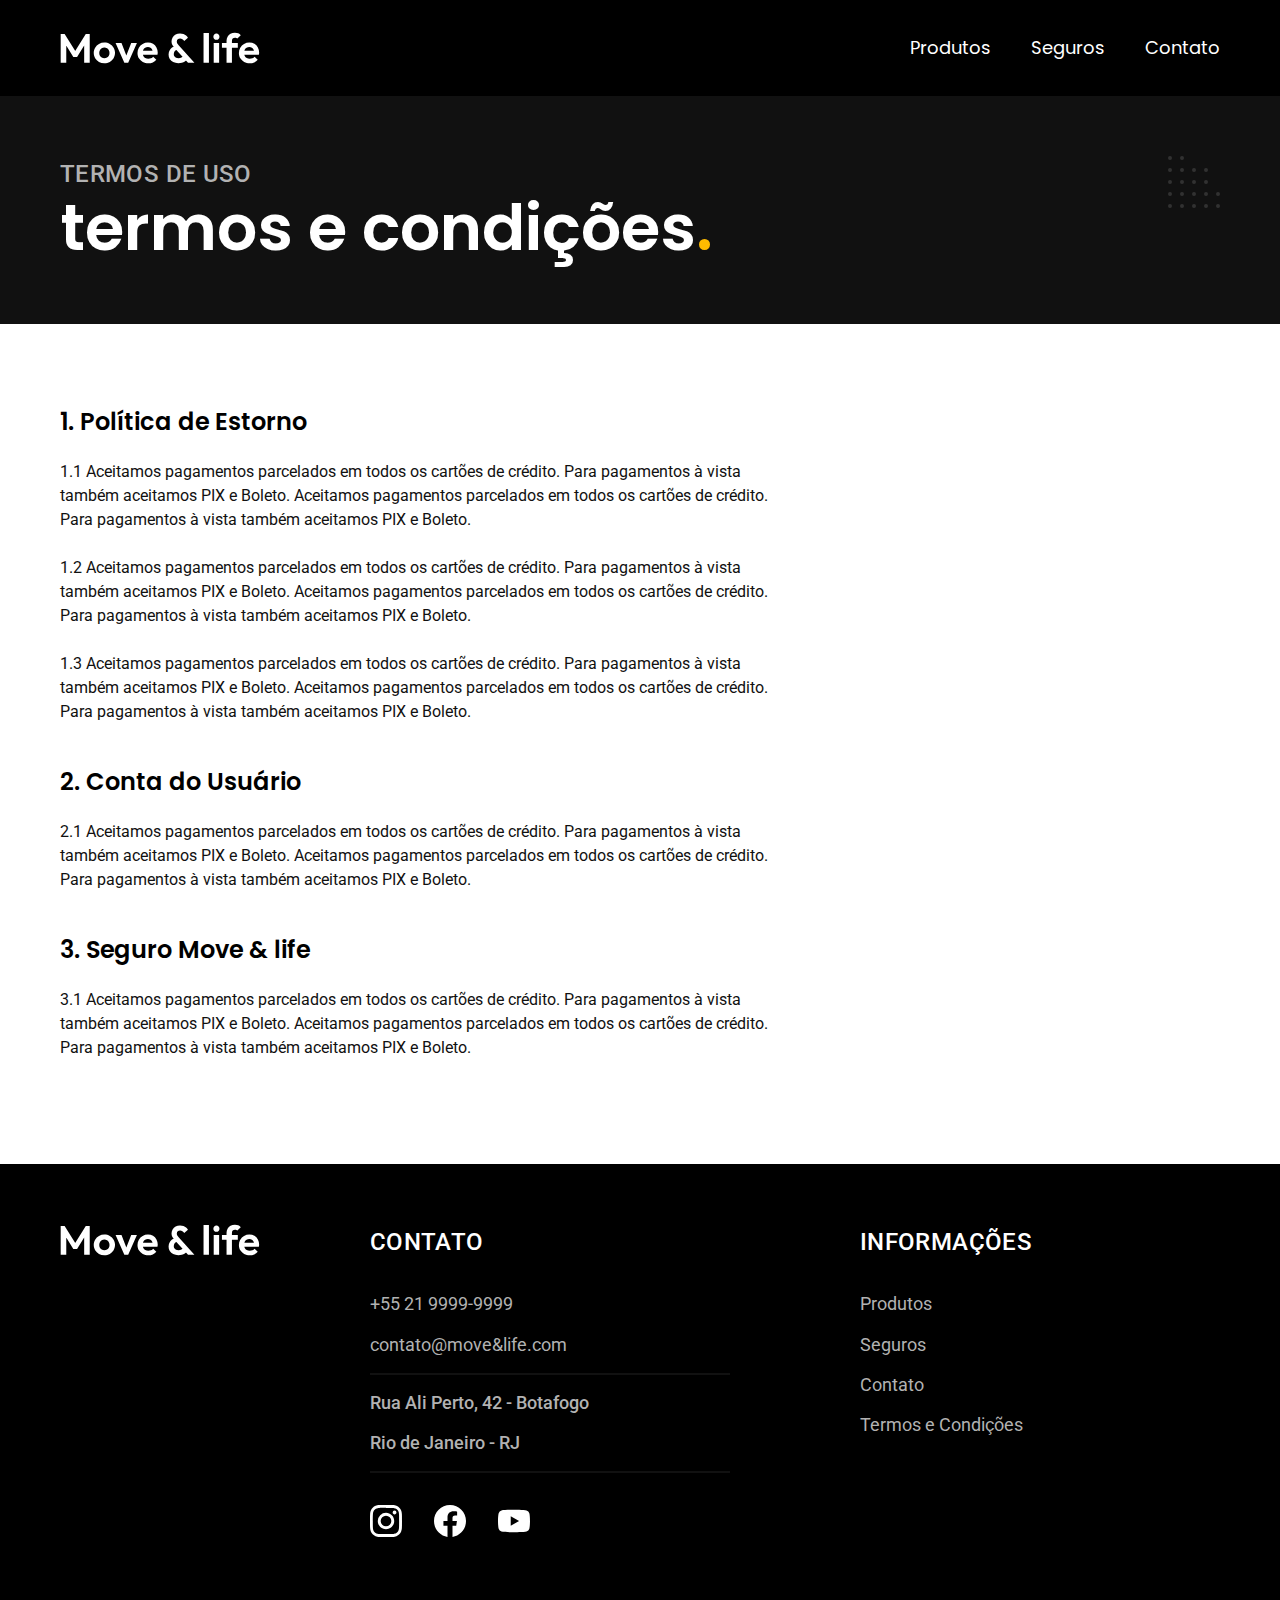
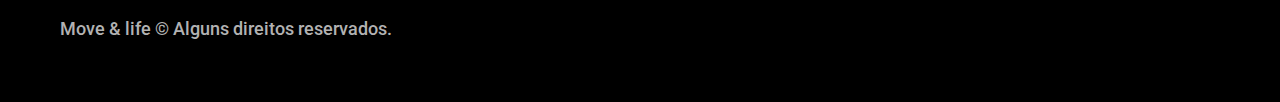
<file: termos.html>
<!DOCTYPE html>
<html lang="pt-br">

<head>
  <meta charset="UTF-8">
  <meta http-equiv="X-UA-Compatible" content="IE=edge">
  <meta name="viewport" content="width=device-width, initial-scale=1.0">
  <meta name="description" content="Bicicletas elétricas de alta precisão e qualidade,  feitas sob medida para o cliente. Explore o mundo na sua velocidade com a Move & life.">
  <link rel="preload" href="css/style.css" as="style">
  <link rel="stylesheet" href="css/style.css">
  <link rel="preconnect" href="https://fonts.googleapis.com">
  <link rel="preconnect" href="https://fonts.gstatic.com" crossorigin>
  <link href="https://fonts.googleapis.com/css2?family=Poppins:wght@400;600&display=swap" rel="stylesheet">
  <link href="https://fonts.googleapis.com/css2?family=Roboto:wght@400;500;700&display=swap" rel="stylesheet">
  <link href="https://fonts.googleapis.com/css2?family=Merriweather:ital,wght@1,900&display=swap" rel="stylesheet">
  <link rel="shortcut icon" href="favicon.svg" type="image/x-icon">
  <title>Move & life</title>
</head>

<body>
  <header id="header" class="header-bg">
    <div class="container header flex">
      <a href="index.html"><img src="img/move&life.svg" alt="img" width="200" height="32"></a>
      <nav class="nav">
        <ul class="header-menu font-1-m flex">
          <li><a href="produtos.html">Produtos</a></li>
          <li><a href="seguro.html">Seguros</a></li>
          <li><a href="contatno.html">Contato</a></li>
        </ul>
      </nav>
    </div>
  </header>
  <main>
    <div class="titulo-bg">
      <div class="container titulo-termos">
        <span class="font-2-l-b">TERMOS DE USO</span>
        <h1 class="font-1-xxl">termos e condições<span class="deco-point">.</span></h1>
      </div>
    </div>
    <div class="container termos-lista font-2-s">
      <h2 class="font-1-l">1. Política de Estorno</h2>
      <p>1.1 Aceitamos pagamentos parcelados em todos os cartões de crédito. Para pagamentos à vista também aceitamos PIX e Boleto. Aceitamos pagamentos parcelados em todos os cartões de crédito. Para pagamentos à vista também aceitamos PIX e Boleto.</p>

      <p>1.2 Aceitamos pagamentos parcelados em todos os cartões de crédito. Para pagamentos à vista também aceitamos PIX e Boleto. Aceitamos pagamentos parcelados em todos os cartões de crédito. Para pagamentos à vista também aceitamos PIX e Boleto.</p>

      <p>1.3 Aceitamos pagamentos parcelados em todos os cartões de crédito. Para pagamentos à vista também aceitamos PIX e Boleto. Aceitamos pagamentos parcelados em todos os cartões de crédito. Para pagamentos à vista também aceitamos PIX e Boleto.</p>

      <h2 class="font-1-l">2. Conta do Usuário</h2>
      <p>2.1 Aceitamos pagamentos parcelados em todos os cartões de crédito. Para pagamentos à vista também aceitamos PIX e Boleto. Aceitamos pagamentos parcelados em todos os cartões de crédito. Para pagamentos à vista também aceitamos PIX e Boleto.</p>

      <h2 class="font-1-l">3. Seguro Move & life</h2>
      <p>3.1 Aceitamos pagamentos parcelados em todos os cartões de crédito. Para pagamentos à vista também aceitamos PIX e Boleto. Aceitamos pagamentos parcelados em todos os cartões de crédito. Para pagamentos à vista também aceitamos PIX e Boleto.</p>
    </div>
  </main>
  <footer id="footer" class="footer-bg">
    <div class="footer container grid">
      <a href="index.html"><img src="img/move&life.svg" alt="img" width="200" height="32"></a>
      <div class="contato">
        <h3 class="font-2-l-b">contato</h3>
        <ul class="font-2-m">
          <li><a href="tel:+55 21 9999-9999">+55 21 9999-9999</a></li>
          <li><a href="mailto:contato@move&life.com">contato@move&life.com</a></li>
          <li>Rua Ali Perto, 42 - Botafogo</li>
          <li>Rio de Janeiro - RJ</li>
        </ul>
        <div class="footer-icos flex">
          <a href=""><img src="img/redes/instagram.svg" alt="img" width="32" height="32"></a>
          <a href=""><img src="img/redes/facebook.svg" alt="img" width="32" height="32"></a>
          <a href=""><img src="img/redes/youtube.svg" alt="img" width="32" height="32"></a>
        </div>
      </div>
      <div class="informacoes">
        <h3 class="font-2-l-b">informações</h3>
        <ul class="font-2-m">
          <li><a href="produtos.html">Produtos</a></li>
          <li><a href="seguro.html">Seguros</a></li>
          <li><a href="contato.html">Contato</a></li>
          <li><a href="termos.html">Termos e Condições</a></li>
        </ul>
      </div>
      <p class="footer-direitos font-2-m">Move & life © Alguns direitos reservados.</p>
    </div>
  </footer>
  <script src="js/script.js"></script>
</body>

</html>
</file>
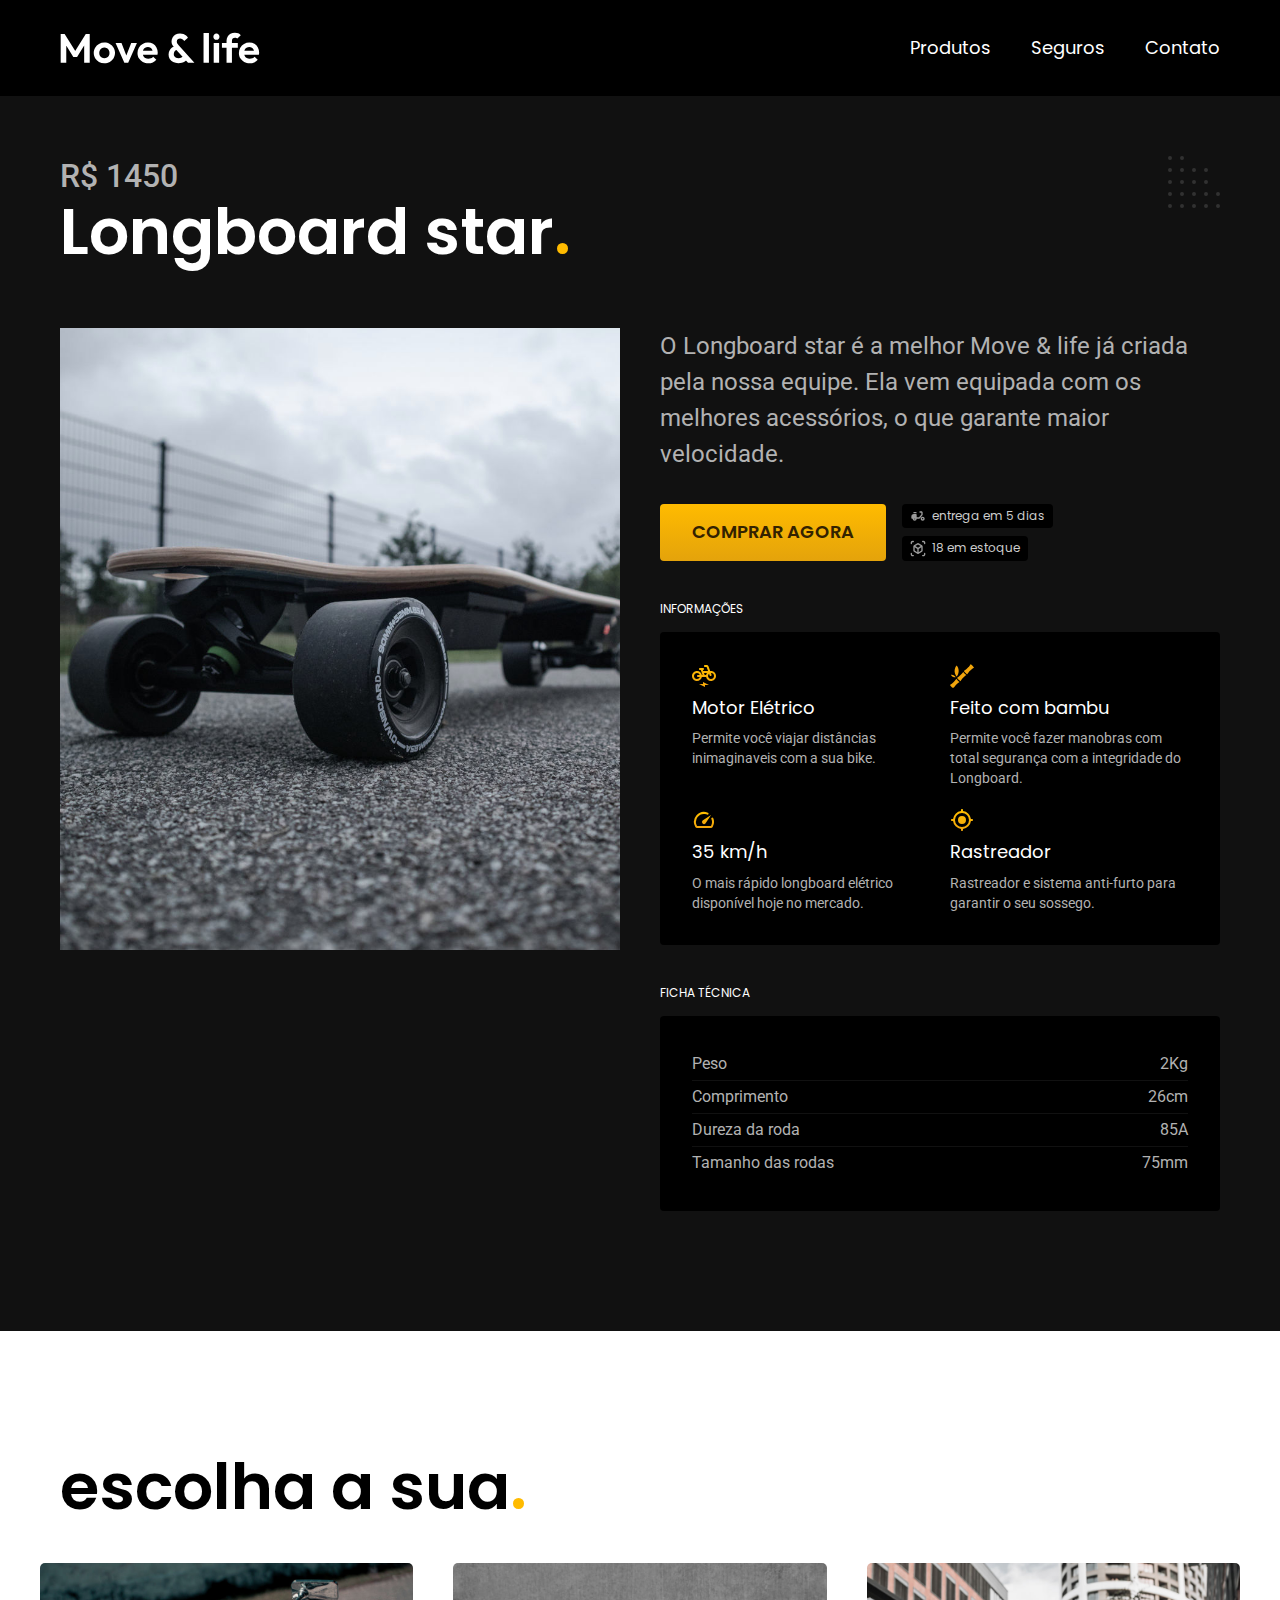
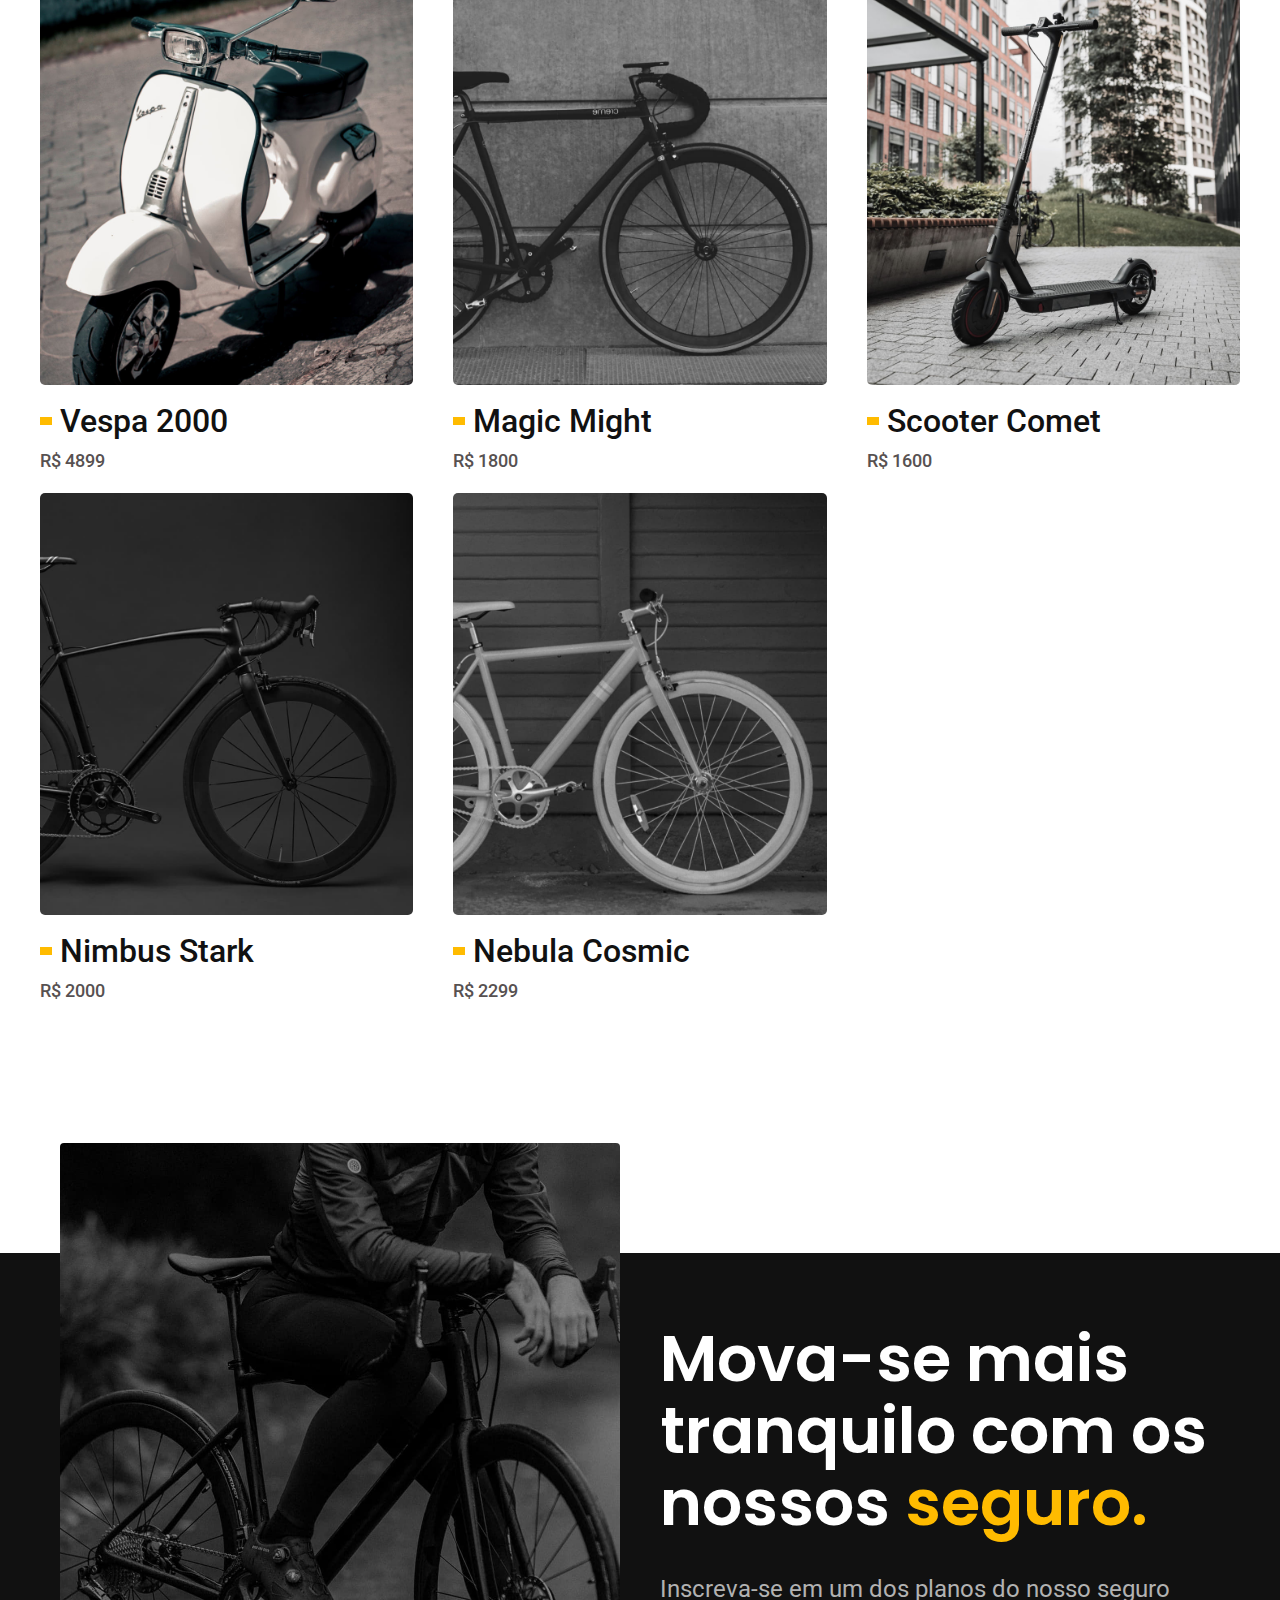
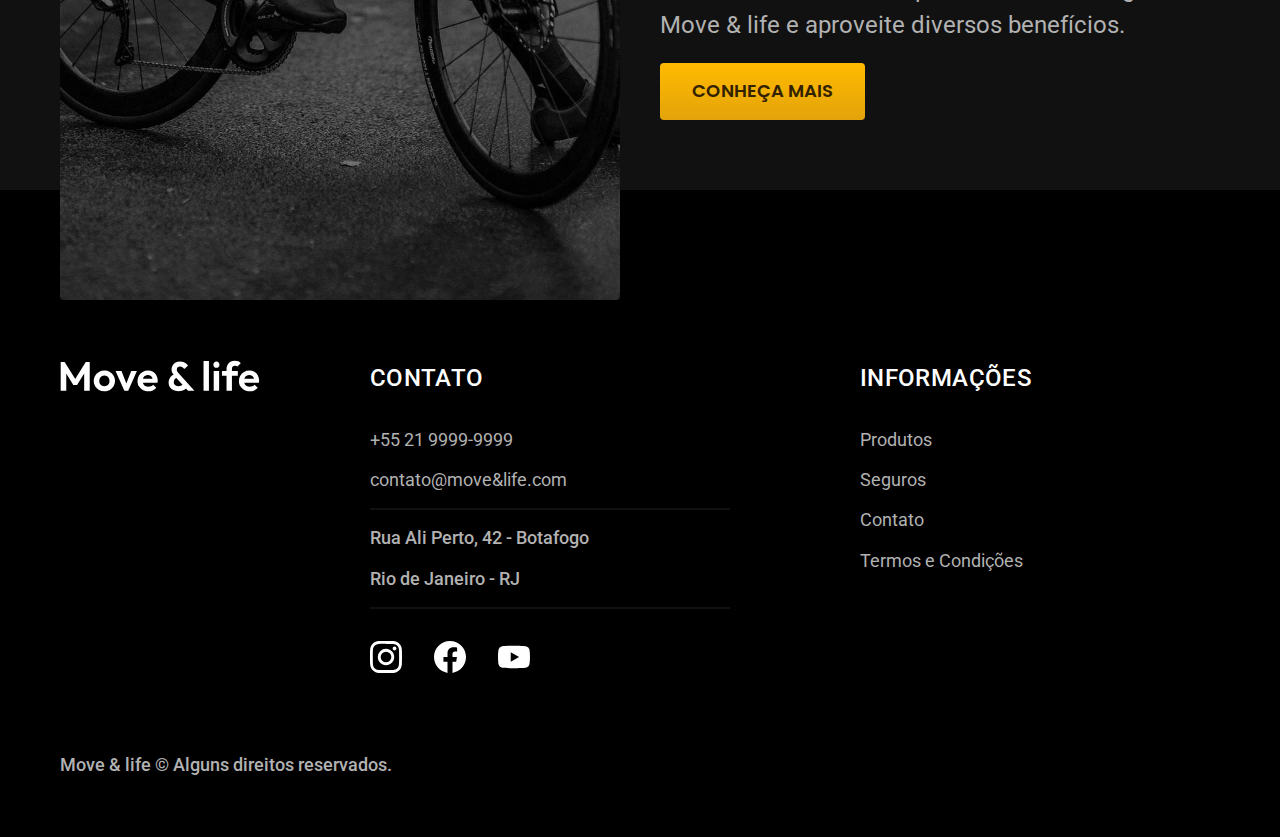
<file: produtos/longboardstar.html>
<!DOCTYPE html>
<html lang="pt-br">

<head>
  <meta charset="UTF-8">
  <meta http-equiv="X-UA-Compatible" content="IE=edge">
  <meta name="viewport" content="width=device-width, initial-scale=1.0">
  <meta name="description" content="Bicicletas elétricas de alta precisão e qualidade,  feitas sob medida para o cliente. Explore o mundo na sua velocidade com a Move & life.">
  <link rel="stylesheet" href="../css/style.css">
  <link rel="preconnect" href="https://fonts.googleapis.com">
  <link rel="preconnect" href="https://fonts.gstatic.com" crossorigin>
  <link href="https://fonts.googleapis.com/css2?family=Poppins:wght@400;600&display=swap" rel="stylesheet">
  <link href="https://fonts.googleapis.com/css2?family=Roboto:wght@400;500;700&display=swap" rel="stylesheet">
  <link href="https://fonts.googleapis.com/css2?family=Merriweather:ital,wght@1,900&display=swap" rel="stylesheet">
  <link rel="shortcut icon" href="../favicon.svg" type="image/x-icon">
  <title>Move & life</title>
</head>

<body>
  <header id="header" class="header-bg">
    <div class="container header flex">
      <a href="../index.html"><img src="../img/move&life.svg" alt="img" width="200" height="32"></a>
      <nav class="nav">
        <ul class="header-menu font-1-m flex">
          <li><a href="../produtos.html">Produtos</a></li>
          <li><a href="../seguro.html">Seguros</a></li>
          <li><a href="../contato.html">Contato</a></li>
        </ul>
      </nav>
    </div>
  </header>
  <main class="bicicleta-bg">
    <div class="container titulo-bicicleta">
      <span class="font-2-xl">R$ 1450</span>
      <h1 class="font-1-xxl">Longboard star<span class="deco-point">.</span></h1>
    </div>
    <div class="container bicicleta grid">
      <div class="bicicletas-imgs flex">
        <img src="../img/produtos/longboardstar-home.jpg" alt="img" width="1120" height="880">
      </div>
      <div class="conteudo">
        <p class="font-2-l">O Longboard star é a melhor Move & life já criada pela nossa equipe. Ela vem equipada com os melhores acessórios, o que garante maior velocidade.</p>
        <div class="comprar-info grid">
          <a href="../orcamento.html?tipo=movelife&produto=longboardstar" class="btn btn-claro">comprar agora</a>
          <span class="font-1-xs"> <img src="../img/icones/entrega.svg" alt="img" width="16" height="16"> entrega em 5 dias</span>
          <span class="font-1-xs"> <img src="../img/icones/estoque.svg" alt="img" width="16" height="16"> 18 em estoque</span>
        </div>
        <h2 class="font-1-xs">INFORMAÇÕES</h2>
        <ul class="lista-infor grid">
          <li>
            <img src="../img/icones/eletrica.svg" alt="img" width="32" height="32">
            <h3 class="font-1-m">Motor Elétrico</h3>
            <p class="font-2-xs">Permite você viajar distâncias inimaginaveis com a sua bike.</p>
          </li>
          <li>
            <img src="../img/icones/bambu.svg" alt="img" width="32" height="32">
            <h3 class="font-1-m">Feito com bambu</h3>
            <p class="font-2-xs">Permite você fazer manobras com total segurança com a integridade do Longboard.</p>
          </li>
          <li>
            <img src="../img/icones/velocidade.svg" alt="img" width="32" height="32">
            <h3 class="font-1-m">35 km/h</h3>
            <p class="font-2-xs">O mais rápido longboard elétrico disponível hoje no mercado.</p>
          </li>
          <li>
            <img src="../img/icones/rastreador.svg" alt="img" width="32" height="32">
            <h3 class="font-1-m">Rastreador</h3>
            <p class="font-2-xs">Rastreador e sistema anti-furto para garantir o seu sossego.</p>
          </li>
        </ul>
        <h2 class="font-1-xs">FICHA TÉCNICA</h2>
        <ul class="ficha-tecnica font-2-s">
          <li>Peso <span>2Kg</span></li>
          <li>Comprimento <span>26cm</span></li>
          <li>Dureza da roda <span>85A</span></li>
          <li>Tamanho das rodas <span>75mm</span></li>
        </ul>
      </div>
    </div>
  </main>
  <article class="lista-bicicletas">
    <h2 class="font-1-xxl container">escolha a sua<span class="deco-point">.</span></h2>
    <ul class="lista-produtos grid">
      <li><a href="vespa2000.html">
          <img src="../img/produtos/vespa2000-home.jpg" alt="img" width="920" height="1040">
          <h3 class="font-2-xl">Vespa 2000</h3>
          <span class="font-2-m">R$ 4899</span>
        </a></li>
      <li><a href="magic.html">
          <img src="../img/produtos/magic-home.jpg" alt="img" width="920" height="1040">
          <h3 class="font-2-xl">Magic Might</h3>
          <span class="font-2-m">R$ 1800</span>
        </a></li>
      <li><a href="scootercomet.html">
          <img src="../img/produtos/scootercomet-home.jpg" alt="img" width="920" height="1040">
          <h3 class="font-2-xl">Scooter Comet</h3>
          <span class="font-2-m">R$ 1600</span>
        </a></li>
    </ul>
    <ul class="lista-produtos grid">
      <li><a href="nimbus-stark.html">
          <img src="../img/produtos/nimbus-home.jpg" alt="img" width="920" height="1040">
          <h3 class="font-2-xl">Nimbus Stark</h3>
          <span class="font-2-m">R$ 2000</span>
        </a></li>
      <li><a href="nebula.html">
          <img src="../img/produtos/nebula-home.jpg" alt="img" width="920" height="1040">
          <h3 class="font-2-xl">Nebula Cosmic</h3>
          <span class="font-2-m">R$ 2299</span>
        </a></li>
    </ul>
  </article>
  <article class="seguro-bg">
    <div class="seguro container grid">
      <div class="seguro-foto">
        <img src="../img/fotos/seguros.jpg" alt="img" width="1360" height="1512">
      </div>
      <div class="seguro-conteudo">
        <h2 class="font-1-xxl">Mova-se mais tranquilo com os nossos <span class="deco-point">seguro.</span></h2>
        <p class="font-2-l">Inscreva-se em um dos planos do nosso seguro Move & life e aproveite diversos benefícios.</p>
        <a href="../seguro.html" class="btn btn-claro">conheça mais</a>
      </div>
    </div>
  </article>
  <footer id="footer" class="footer-bg">
    <div class="footer container grid">
      <img src="../img/move&life.svg" alt="img" width="200" height="32">
      <div class="contato">
        <h3 class="font-2-l-b">contato</h3>
        <ul class="font-2-m">
          <li><a href="tel:+55 21 9999-9999">+55 21 9999-9999</a></li>
          <li><a href="mailto:contato@move&life.com">contato@move&life.com</a></li>
          <li>Rua Ali Perto, 42 - Botafogo</li>
          <li>Rio de Janeiro - RJ</li>
        </ul>
        <div class="footer-icos flex">
          <a href=""><img src="../img/redes/instagram.svg" alt="img" width="32" height="32"></a>
          <a href=""><img src="../img/redes/facebook.svg" alt="img" width="32" height="32"></a>
          <a href=""><img src="../img/redes/youtube.svg" alt="img" width="32" height="32"></a>
        </div>
      </div>
      <div class="informacoes">
        <h3 class="font-2-l-b">informações</h3>
        <ul class="font-2-m">
          <li><a href="../produtos.html">Produtos</a></li>
          <li><a href="../seguro.html">Seguros</a></li>
          <li><a href="../contato.html">Contato</a></li>
          <li><a href="../termos.html">Termos e Condições</a></li>
        </ul>
      </div>
      <p class="footer-direitos font-2-m">Move & life © Alguns direitos reservados.</p>
    </div>
  </footer>
  <script src="../js/script.js"></script>
</body>

</html>
</file>
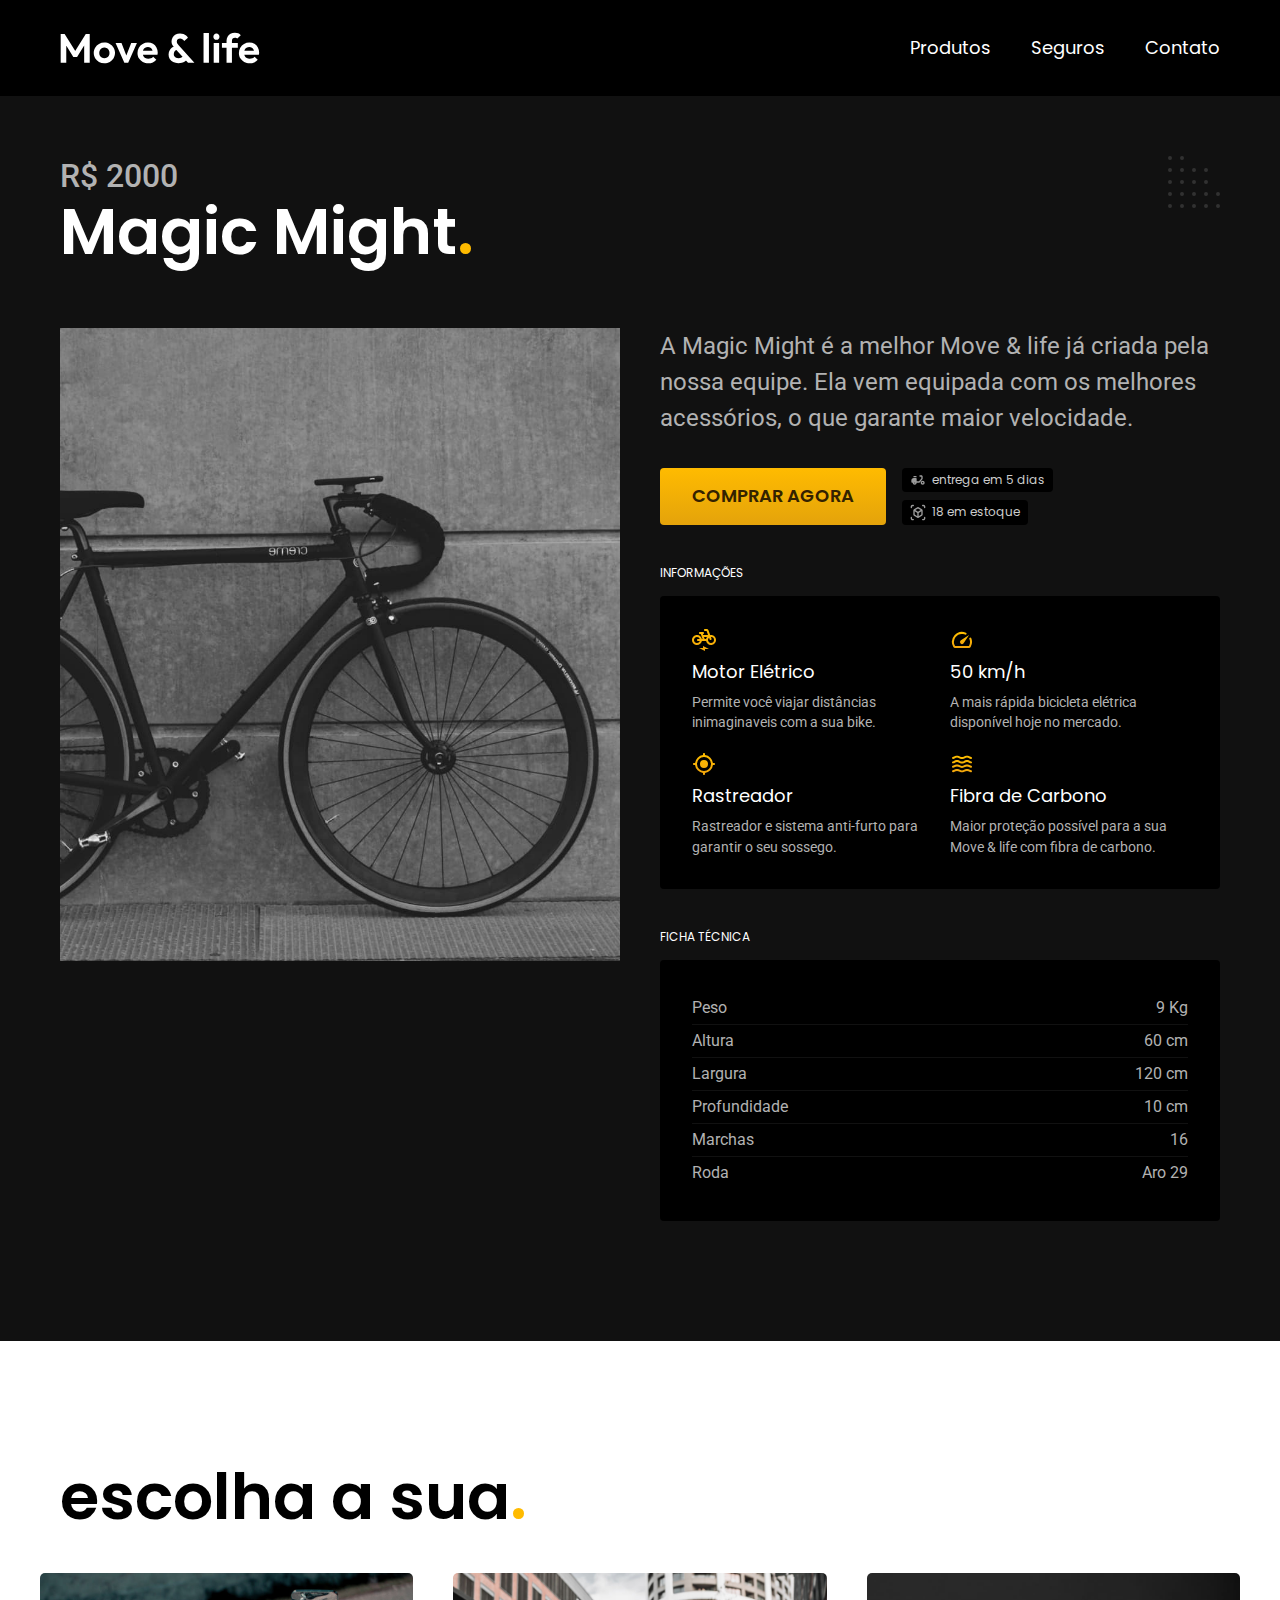
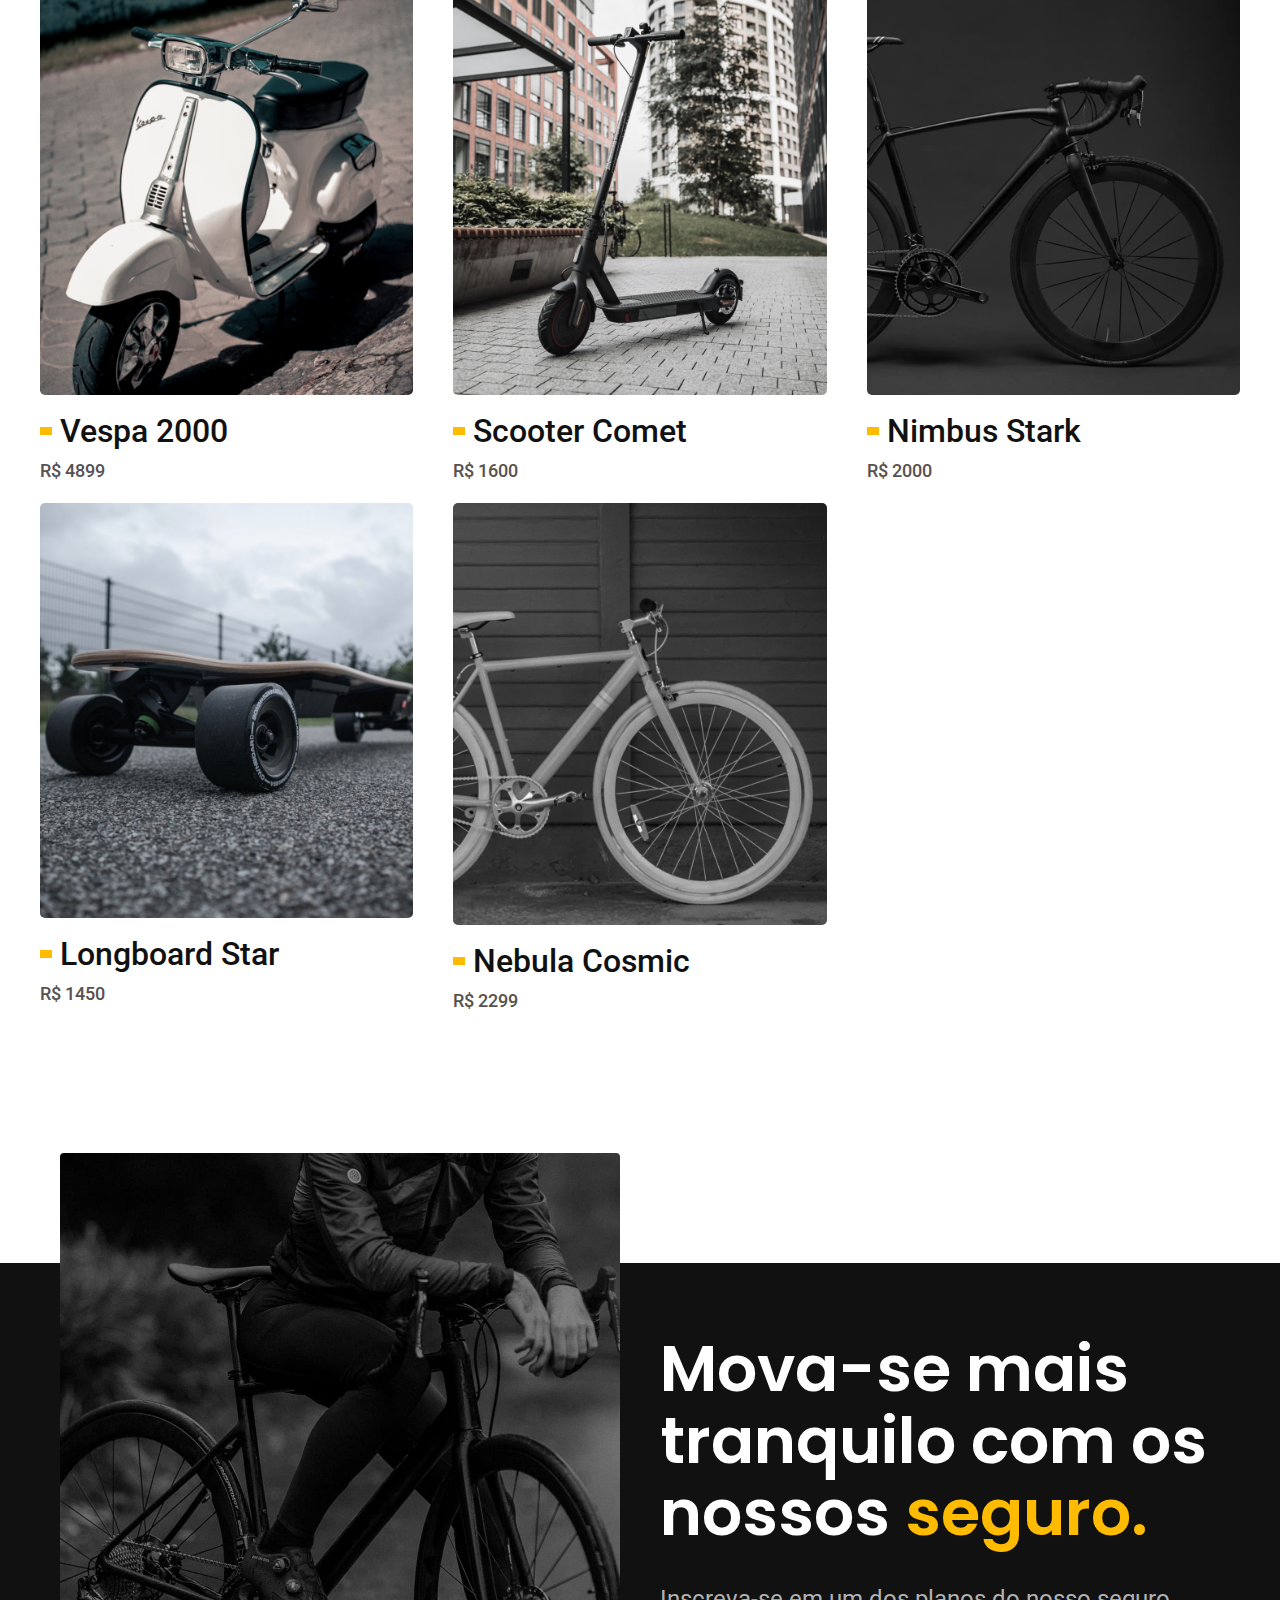
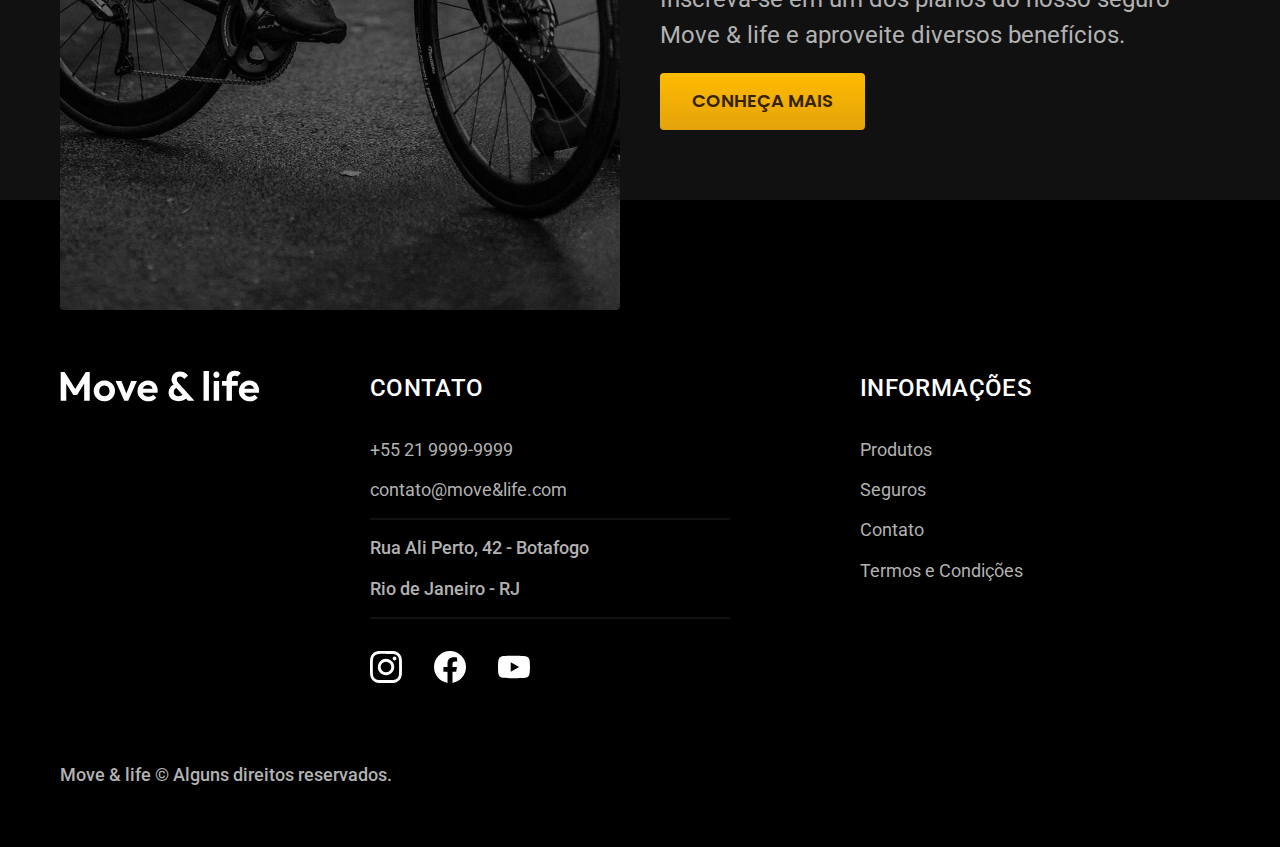
<file: produtos/magic.html>
<!DOCTYPE html>
<html lang="pt-br">

<head>
  <meta charset="UTF-8">
  <meta http-equiv="X-UA-Compatible" content="IE=edge">
  <meta name="viewport" content="width=device-width, initial-scale=1.0">
  <meta name="description" content="Bicicletas elétricas de alta precisão e qualidade,  feitas sob medida para o cliente. Explore o mundo na sua velocidade com a Move & life.">
  <link rel="stylesheet" href="../css/style.css">
  <link rel="preconnect" href="https://fonts.googleapis.com">
  <link rel="preconnect" href="https://fonts.gstatic.com" crossorigin>
  <link href="https://fonts.googleapis.com/css2?family=Poppins:wght@400;600&display=swap" rel="stylesheet">
  <link href="https://fonts.googleapis.com/css2?family=Roboto:wght@400;500;700&display=swap" rel="stylesheet">
  <link href="https://fonts.googleapis.com/css2?family=Merriweather:ital,wght@1,900&display=swap" rel="stylesheet">
  <link rel="shortcut icon" href="../favicon.svg" type="image/x-icon">
  <title>Move & life</title>
</head>

<body>
  <header id="header" class="header-bg">
    <div class="container header flex">
      <a href="../index.html"><img src="../img/move&life.svg" alt="img" width="200" height="32"></a>
      <nav class="nav">
        <ul class="header-menu font-1-m flex">
          <li><a href="../produtos.html">Produtos</a></li>
          <li><a href="../seguro.html">Seguros</a></li>
          <li><a href="../contato.html">Contato</a></li>
        </ul>
      </nav>
    </div>
  </header>
  <main class="bicicleta-bg">
    <div class="container titulo-bicicleta">
      <span class="font-2-xl">R$ 2000</span>
      <h1 class="font-1-xxl">Magic Might<span class="deco-point">.</span></h1>
    </div>
    <div class="container bicicleta grid">
      <div class="bicicletas-imgs flex">
        <img src="../img/produtos/magic-home.jpg" alt="img" width="1120" height="880">
      </div>
      <div class="conteudo">
        <p class="font-2-l">A Magic Might é a melhor Move & life já criada pela nossa equipe. Ela vem equipada com os melhores acessórios, o que garante maior velocidade.</p>
        <div class="comprar-info grid">
          <a href="../orcamento.html?tipo=movelife&produto=magic" class="btn btn-claro">comprar agora</a>
          <span class="font-1-xs"> <img src="../img/icones/entrega.svg" alt="img" width="16" height="16"> entrega em 5 dias</span>
          <span class="font-1-xs"> <img src="../img/icones/estoque.svg" alt="img" width="16" height="16"> 18 em estoque</span>
        </div>
        <h2 class="font-1-xs">INFORMAÇÕES</h2>
        <ul class="lista-infor grid">
          <li>
            <img src="../img/icones/eletrica.svg" alt="img" width="32" height="32">
            <h3 class="font-1-m">Motor Elétrico</h3>
            <p class="font-2-xs">Permite você viajar distâncias inimaginaveis com a sua bike.</p>
          </li>
          <li>
            <img src="../img/icones/velocidade.svg" alt="img" width="32" height="32">
            <h3 class="font-1-m">50 km/h</h3>
            <p class="font-2-xs">A mais rápida bicicleta elétrica disponível hoje no mercado.</p>
          </li>
          <li>
            <img src="../img/icones/rastreador.svg" alt="img" width="32" height="32">
            <h3 class="font-1-m">Rastreador</h3>
            <p class="font-2-xs">Rastreador e sistema anti-furto para garantir o seu sossego.</p>
          </li>
          <li>
            <img src="../img/icones/carbono.svg" alt="img" width="32" height="32">
            <h3 class="font-1-m">Fibra de Carbono</h3>
            <p class="font-2-xs">Maior proteção possível para a sua Move & life com fibra de carbono.</p>
          </li>
        </ul>
        <h2 class="font-1-xs">FICHA TÉCNICA</h2>
        <ul class="ficha-tecnica font-2-s">
          <li>Peso <span>9 Kg</span></li>
          <li>Altura <span>60 cm</span></li>
          <li>Largura <span>120 cm</span></li>
          <li>Profundidade <span>10 cm</span></li>
          <li>Marchas <span>16</span></li>
          <li>Roda <span>Aro 29</span></li>
        </ul>
      </div>
    </div>
  </main>
  <article class="lista-bicicletas">
    <h2 class="font-1-xxl container">escolha a sua<span class="deco-point">.</span></h2>
    <ul class="lista-produtos grid">
      <li><a href="vespa2000.html">
          <img src="../img/produtos/vespa2000-home.jpg" alt="img" width="920" height="1040">
          <h3 class="font-2-xl">Vespa 2000</h3>
          <span class="font-2-m">R$ 4899</span>
        </a></li>
      <li><a href="scootercomet.html">
          <img src="../img/produtos/scootercomet-home.jpg" alt="img" width="920" height="1040">
          <h3 class="font-2-xl">Scooter Comet</h3>
          <span class="font-2-m">R$ 1600</span>
        </a></li>
      <li><a href="nimbus-stark.html">
          <img src="../img/produtos/nimbus-home.jpg" alt="img" width="920" height="1040">
          <h3 class="font-2-xl">Nimbus Stark</h3>
          <span class="font-2-m">R$ 2000</span>
        </a></li>
    </ul>
    <ul class="lista-produtos grid">
      <li><a href="longboardstar.html">
          <img src="../img/produtos/longboardstar-home.jpg" alt="img" width="920" height="1040">
          <h3 class="font-2-xl">Longboard Star</h3>
          <span class="font-2-m">R$ 1450</span>
        </a></li>
      <li><a href="nebula.html">
          <img src="../img/produtos/nebula-home.jpg" alt="img" width="920" height="1040">
          <h3 class="font-2-xl">Nebula Cosmic</h3>
          <span class="font-2-m">R$ 2299</span>
        </a></li>
    </ul>
  </article>
  <article class="seguro-bg">
    <div class="seguro container grid">
      <div class="seguro-foto">
        <img src="../img/fotos/seguros.jpg" alt="img" width="1360" height="1512">
      </div>
      <div class="seguro-conteudo">
        <h2 class="font-1-xxl">Mova-se mais tranquilo com os nossos <span class="deco-point">seguro.</span></h2>
        <p class="font-2-l">Inscreva-se em um dos planos do nosso seguro Move & life e aproveite diversos benefícios.</p>
        <a href="../seguro.html" class="btn btn-claro">conheça mais</a>
      </div>
    </div>
  </article>
  <footer id="footer" class="footer-bg">
    <div class="footer container grid">
      <img src="../img/move&life.svg" alt="img" width="200" height="32">
      <div class="contato">
        <h3 class="font-2-l-b">contato</h3>
        <ul class="font-2-m">
          <li><a href="tel:+55 21 9999-9999">+55 21 9999-9999</a></li>
          <li><a href="mailto:contato@move&life.com">contato@move&life.com</a></li>
          <li>Rua Ali Perto, 42 - Botafogo</li>
          <li>Rio de Janeiro - RJ</li>
        </ul>
        <div class="footer-icos flex">
          <a href=""><img src="../img/redes/instagram.svg" alt="img" width="32" height="32"></a>
          <a href=""><img src="../img/redes/facebook.svg" alt="img" width="32" height="32"></a>
          <a href=""><img src="../img/redes/youtube.svg" alt="img" width="32" height="32"></a>
        </div>
      </div>
      <div class="informacoes">
        <h3 class="font-2-l-b">informações</h3>
        <ul class="font-2-m">
          <li><a href="../produtos.html">Produtos</a></li>
          <li><a href="../seguro.html">Seguros</a></li>
          <li><a href="../contato.html">Contato</a></li>
          <li><a href="../termos.html">Termos e Condições</a></li>
        </ul>
      </div>
      <p class="footer-direitos font-2-m">Move & life © Alguns direitos reservados.</p>
    </div>
  </footer>
  <script src="../js/script.js"></script>
</body>

</html>
</file>
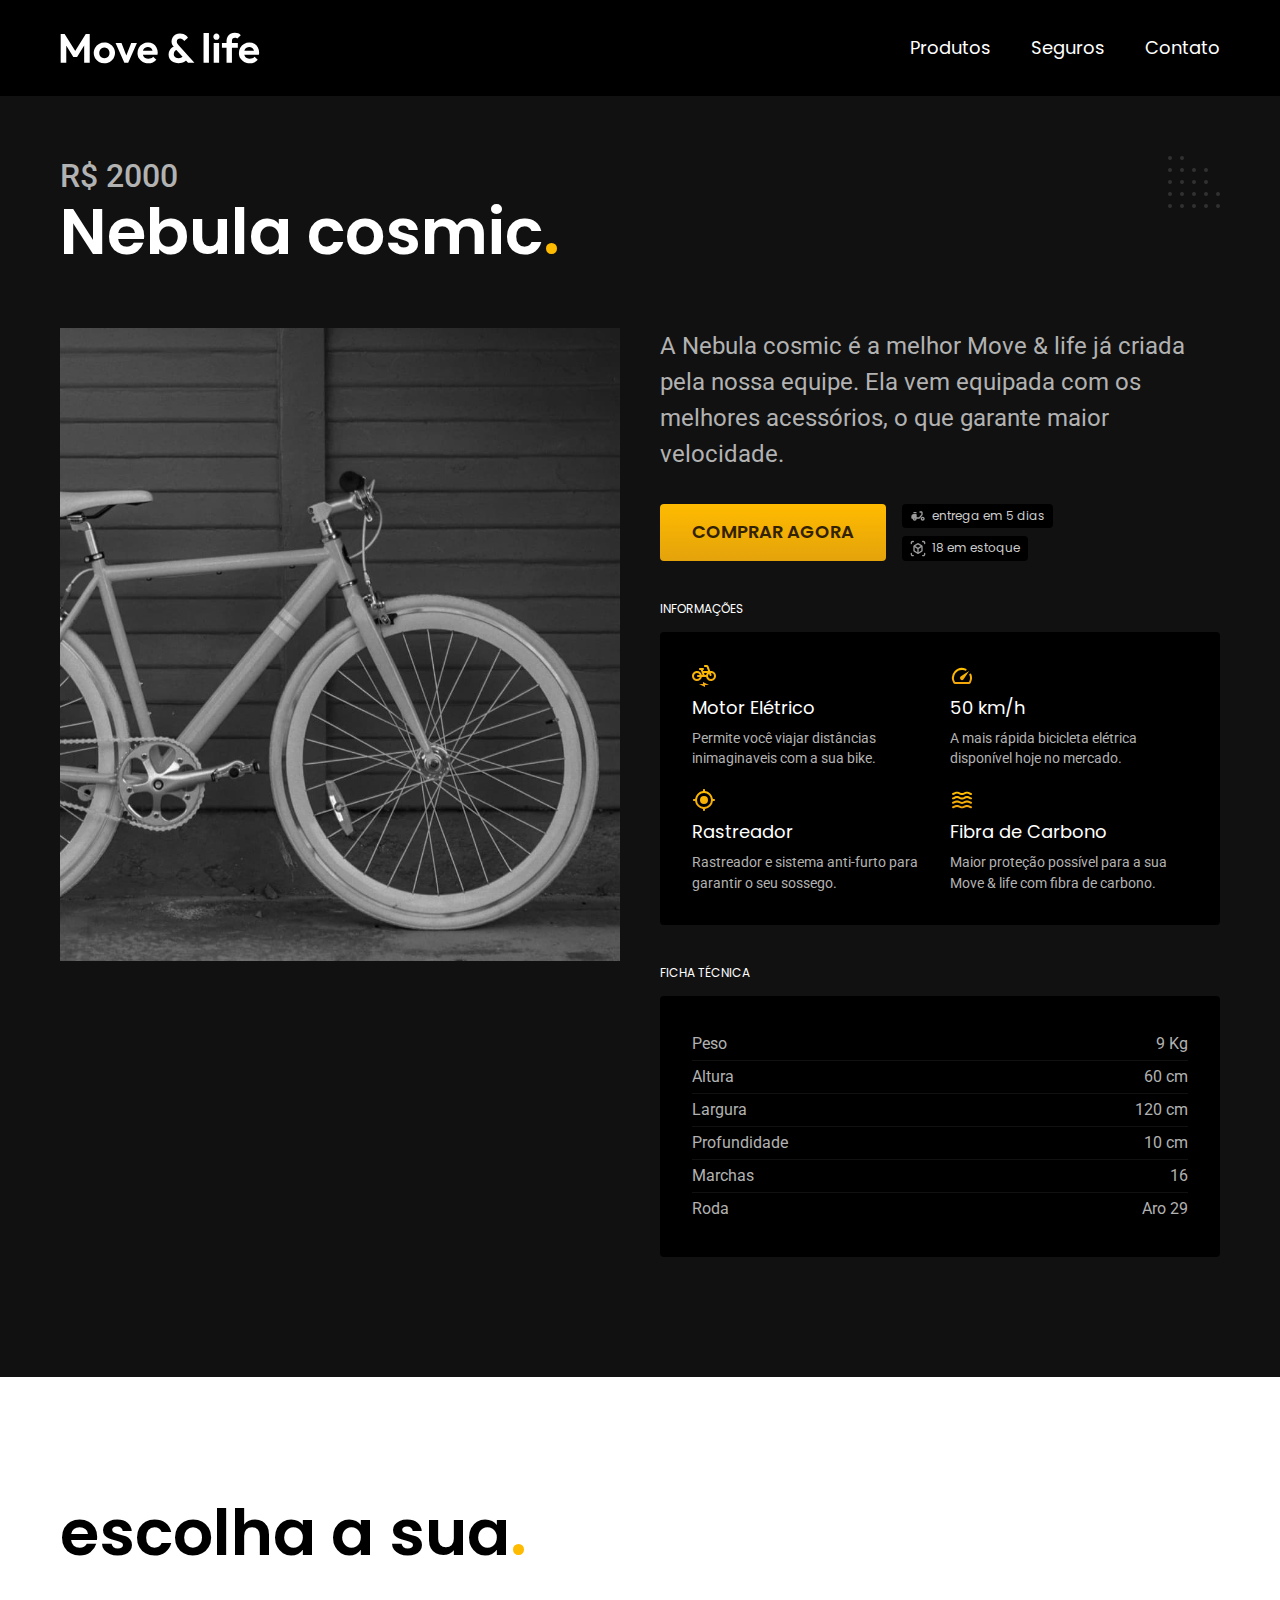
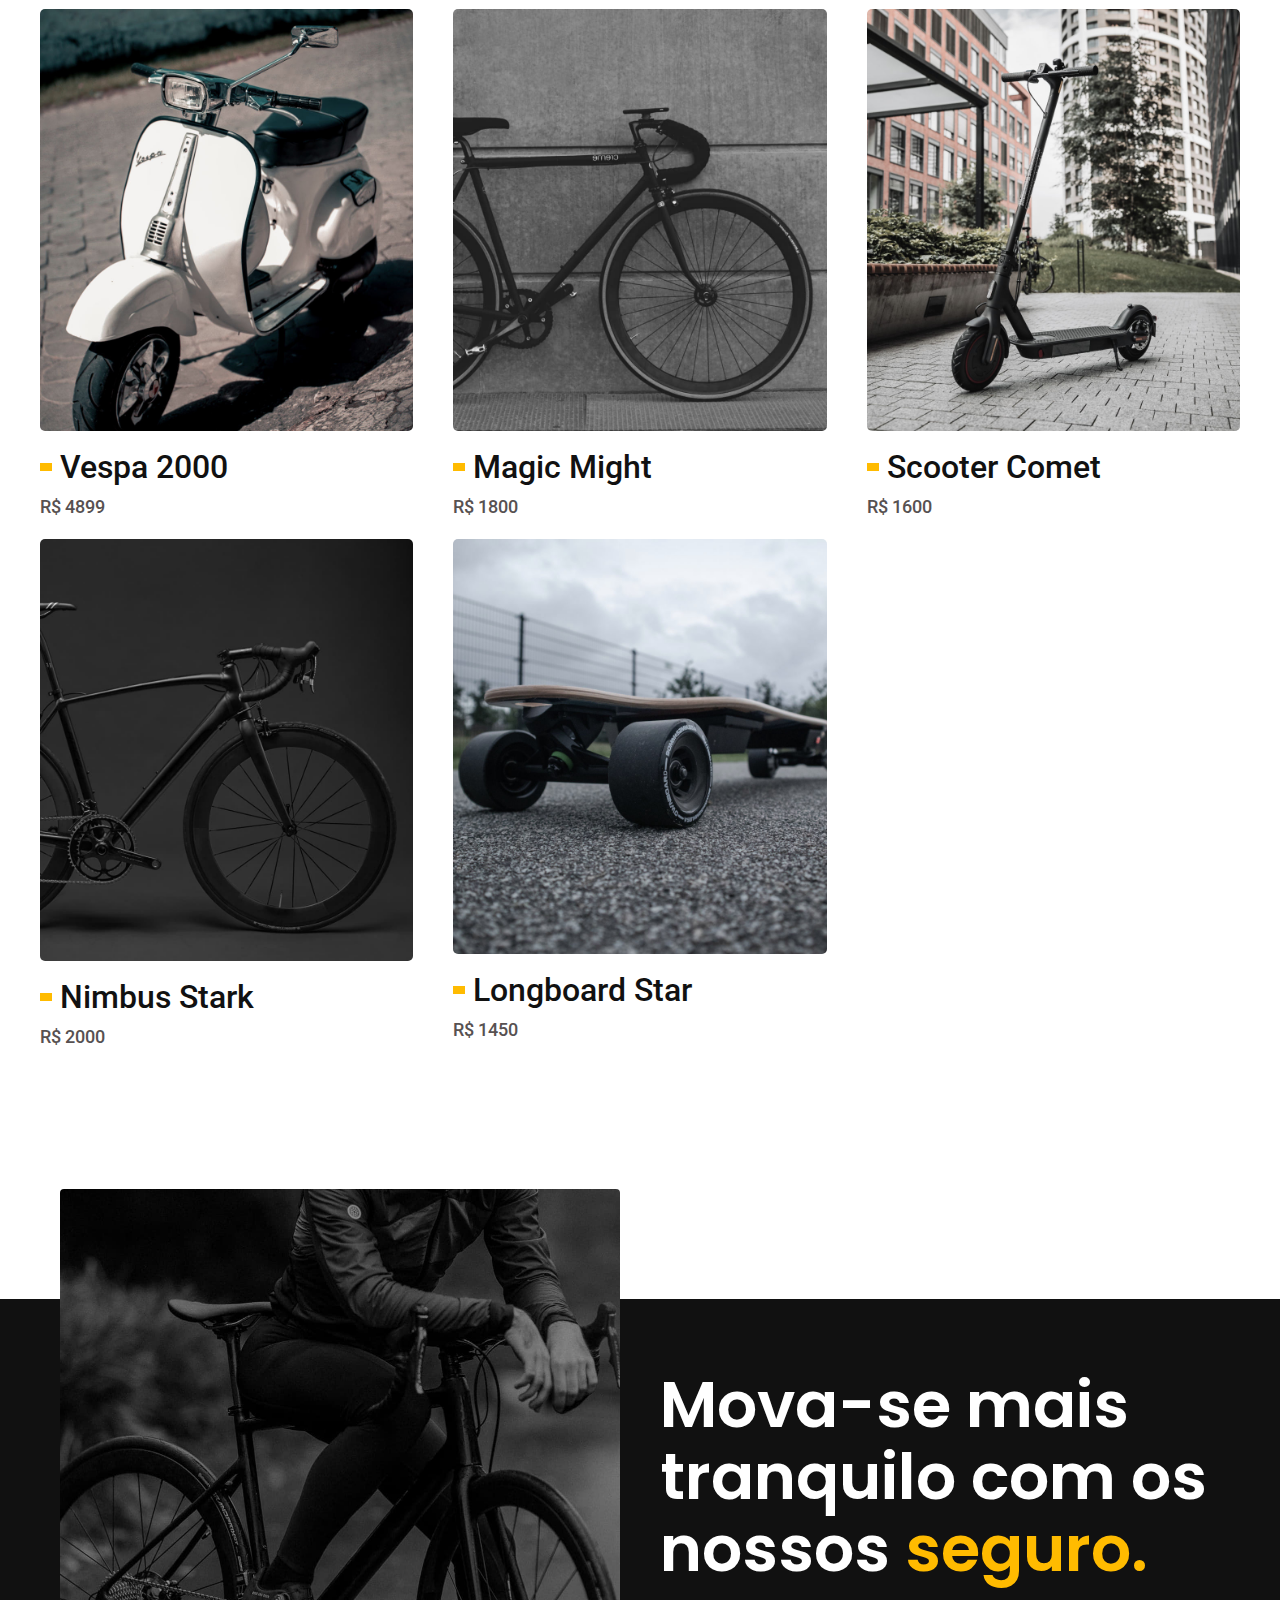
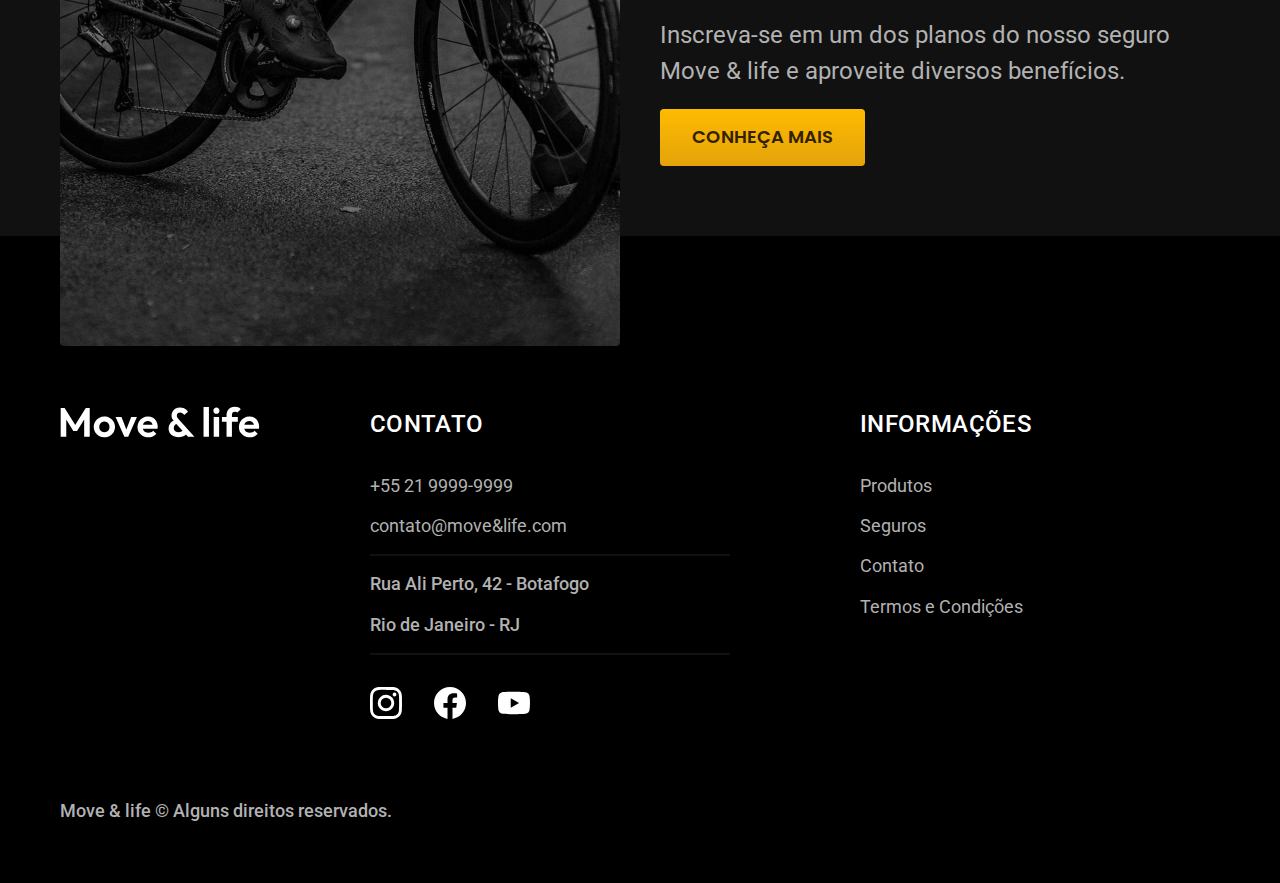
<file: produtos/nebula.html>
<!DOCTYPE html>
<html lang="pt-br">

<head>
  <meta charset="UTF-8">
  <meta http-equiv="X-UA-Compatible" content="IE=edge">
  <meta name="viewport" content="width=device-width, initial-scale=1.0">
  <meta name="description" content="Bicicletas elétricas de alta precisão e qualidade,  feitas sob medida para o cliente. Explore o mundo na sua velocidade com a Move & life.">
  <link rel="stylesheet" href="../css/style.css">
  <link rel="preconnect" href="https://fonts.googleapis.com">
  <link rel="preconnect" href="https://fonts.gstatic.com" crossorigin>
  <link href="https://fonts.googleapis.com/css2?family=Poppins:wght@400;600&display=swap" rel="stylesheet">
  <link href="https://fonts.googleapis.com/css2?family=Roboto:wght@400;500;700&display=swap" rel="stylesheet">
  <link href="https://fonts.googleapis.com/css2?family=Merriweather:ital,wght@1,900&display=swap" rel="stylesheet">
  <link rel="shortcut icon" href="../favicon.svg" type="image/x-icon">
  <title>Move & life</title>
</head>

<body>
  <header id="header" class="header-bg">
    <div class="container header flex">
      <a href="../index.html"><img src="../img/move&life.svg" alt="img" width="200" height="32"></a>
      <nav class="nav">
        <ul class="header-menu font-1-m flex">
          <li><a href="../produtos.html">Produtos</a></li>
          <li><a href="../seguro.html">Seguros</a></li>
          <li><a href="../contato.html">Contato</a></li>
        </ul>
      </nav>
    </div>
  </header>
  <main class="bicicleta-bg">
    <div class="container titulo-bicicleta">
      <span class="font-2-xl">R$ 2000</span>
      <h1 class="font-1-xxl">Nebula cosmic<span class="deco-point">.</span></h1>
    </div>
    <div class="container bicicleta grid">
      <div class="bicicletas-imgs flex">
        <img src="../img/produtos/nebula-home.jpg" alt="img" width="1120" height="880">
      </div>
      <div class="conteudo">
        <p class="font-2-l">A Nebula cosmic é a melhor Move & life já criada pela nossa equipe. Ela vem equipada com os melhores acessórios, o que garante maior velocidade.</p>
        <div class="comprar-info grid">
          <a href="../orcamento.html?tipo=movelife&produto=magic" class="btn btn-claro">comprar agora</a>
          <span class="font-1-xs"> <img src="../img/icones/entrega.svg" alt="img" width="16" height="16"> entrega em 5 dias</span>
          <span class="font-1-xs"> <img src="../img/icones/estoque.svg" alt="img" width="16" height="16"> 18 em estoque</span>
        </div>
        <h2 class="font-1-xs">INFORMAÇÕES</h2>
        <ul class="lista-infor grid">
          <li>
            <img src="../img/icones/eletrica.svg" alt="img" width="32" height="32">
            <h3 class="font-1-m">Motor Elétrico</h3>
            <p class="font-2-xs">Permite você viajar distâncias inimaginaveis com a sua bike.</p>
          </li>
          <li>
            <img src="../img/icones/velocidade.svg" alt="img" width="32" height="32">
            <h3 class="font-1-m">50 km/h</h3>
            <p class="font-2-xs">A mais rápida bicicleta elétrica disponível hoje no mercado.</p>
          </li>
          <li>
            <img src="../img/icones/rastreador.svg" alt="img" width="32" height="32">
            <h3 class="font-1-m">Rastreador</h3>
            <p class="font-2-xs">Rastreador e sistema anti-furto para garantir o seu sossego.</p>
          </li>
          <li>
            <img src="../img/icones/carbono.svg" alt="img" width="32" height="32">
            <h3 class="font-1-m">Fibra de Carbono</h3>
            <p class="font-2-xs">Maior proteção possível para a sua Move & life com fibra de carbono.</p>
          </li>
        </ul>
        <h2 class="font-1-xs">FICHA TÉCNICA</h2>
        <ul class="ficha-tecnica font-2-s">
          <li>Peso <span>9 Kg</span></li>
          <li>Altura <span>60 cm</span></li>
          <li>Largura <span>120 cm</span></li>
          <li>Profundidade <span>10 cm</span></li>
          <li>Marchas <span>16</span></li>
          <li>Roda <span>Aro 29</span></li>
        </ul>
      </div>
    </div>
  </main>
  <article class="lista-bicicletas">
    <h2 class="font-1-xxl container">escolha a sua<span class="deco-point">.</span></h2>
    <ul class="lista-produtos grid">
      <li><a href="vespa2000.html">
          <!--Mudar link-->
          <img src="../img/produtos/vespa2000-home.jpg" alt="img" width="920" height="1040">
          <h3 class="font-2-xl">Vespa 2000</h3>
          <span class="font-2-m">R$ 4899</span>
        </a></li>
      <li><a href="magic.html">
          <img src="../img/produtos/magic-home.jpg" alt="img" width="920" height="1040">
          <h3 class="font-2-xl">Magic Might</h3>
          <span class="font-2-m">R$ 1800</span>
        </a></li>
      <li><a href="scootercomet.html">
          <!--Mudar link-->
          <img src="../img/produtos/scootercomet-home.jpg" alt="img" width="920" height="1040">
          <h3 class="font-2-xl">Scooter Comet</h3>
          <span class="font-2-m">R$ 1600</span>
        </a></li>
    </ul>
    <ul class="lista-produtos grid">
      <li><a href="nimbus-stark.html">
          <img src="../img/produtos/nimbus-home.jpg" alt="img" width="920" height="1040">
          <h3 class="font-2-xl">Nimbus Stark</h3>
          <span class="font-2-m">R$ 2000</span>
        </a></li>
      <li><a href="longboardstar.html">
          <!--Mudar link-->
          <img src="../img/produtos/longboardstar-home.jpg" alt="img" width="920" height="1040">
          <h3 class="font-2-xl">Longboard Star</h3>
          <span class="font-2-m">R$ 1450</span>
        </a></li>
    </ul>
  </article>
  <article class="seguro-bg">
    <div class="seguro container grid">
      <div class="seguro-foto">
        <img src="../img/fotos/seguros.jpg" alt="img" width="1360" height="1512">
      </div>
      <div class="seguro-conteudo">
        <h2 class="font-1-xxl">Mova-se mais tranquilo com os nossos <span class="deco-point">seguro.</span></h2>
        <p class="font-2-l">Inscreva-se em um dos planos do nosso seguro Move & life e aproveite diversos benefícios.</p>
        <a href="../seguro.html" class="btn btn-claro">conheça mais</a>
      </div>
    </div>
  </article>
  <footer id="footer" class="footer-bg">
    <div class="footer container grid">
      <img src="../img/move&life.svg" alt="img" width="200" height="32">
      <div class="contato">
        <h3 class="font-2-l-b">contato</h3>
        <ul class="font-2-m">
          <li><a href="tel:+55 21 9999-9999">+55 21 9999-9999</a></li>
          <li><a href="mailto:contato@move&life.com">contato@move&life.com</a></li>
          <li>Rua Ali Perto, 42 - Botafogo</li>
          <li>Rio de Janeiro - RJ</li>
        </ul>
        <div class="footer-icos flex">
          <a href=""><img src="../img/redes/instagram.svg" alt="img" width="32" height="32"></a>
          <a href=""><img src="../img/redes/facebook.svg" alt="img" width="32" height="32"></a>
          <a href=""><img src="../img/redes/youtube.svg" alt="img" width="32" height="32"></a>
        </div>
      </div>
      <div class="informacoes">
        <h3 class="font-2-l-b">informações</h3>
        <ul class="font-2-m">
          <li><a href="../produtos.html">Produtos</a></li>
          <li><a href="../seguro.html">Seguros</a></li>
          <li><a href="../contato.html">Contato</a></li>
          <li><a href="../termos.html">Termos e Condições</a></li>
        </ul>
      </div>
      <p class="footer-direitos font-2-m">Move & life © Alguns direitos reservados.</p>
    </div>
  </footer>
  <script src="../js/script.js"></script>
</body>

</html>
</file>
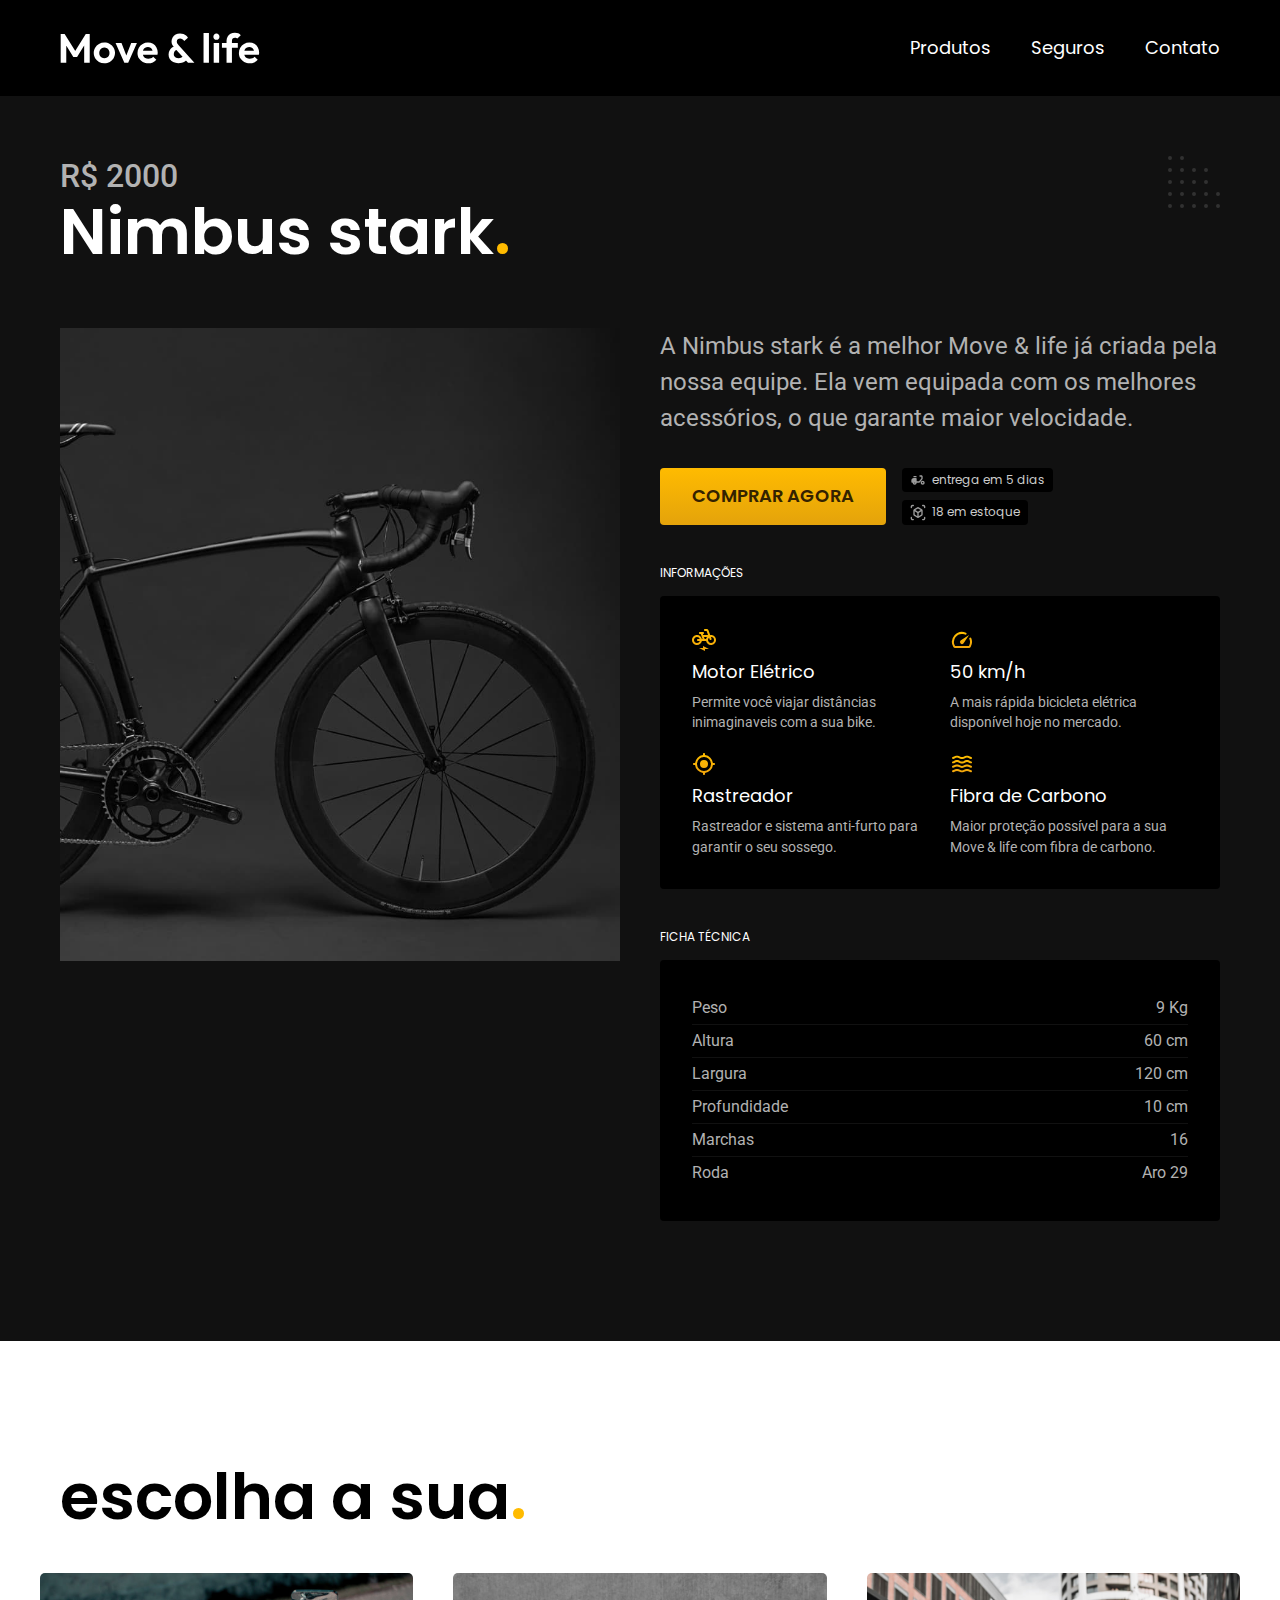
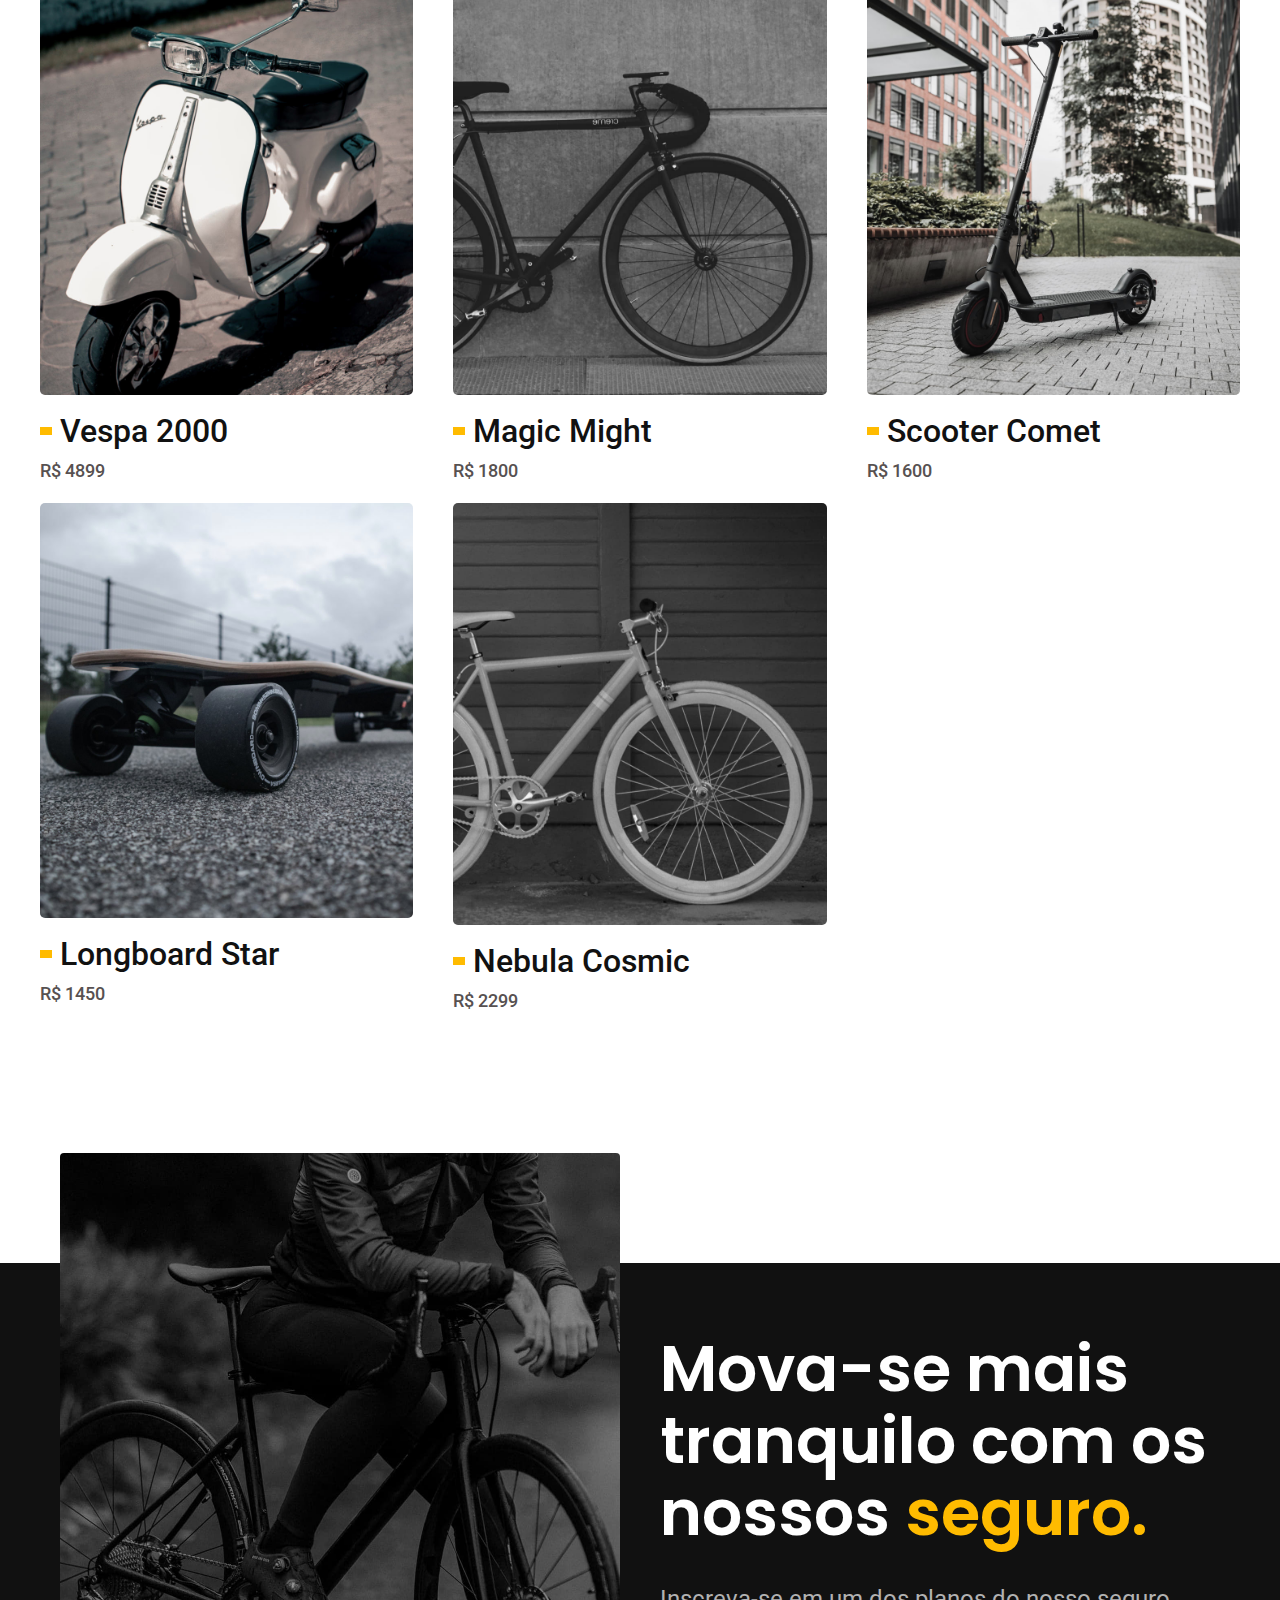
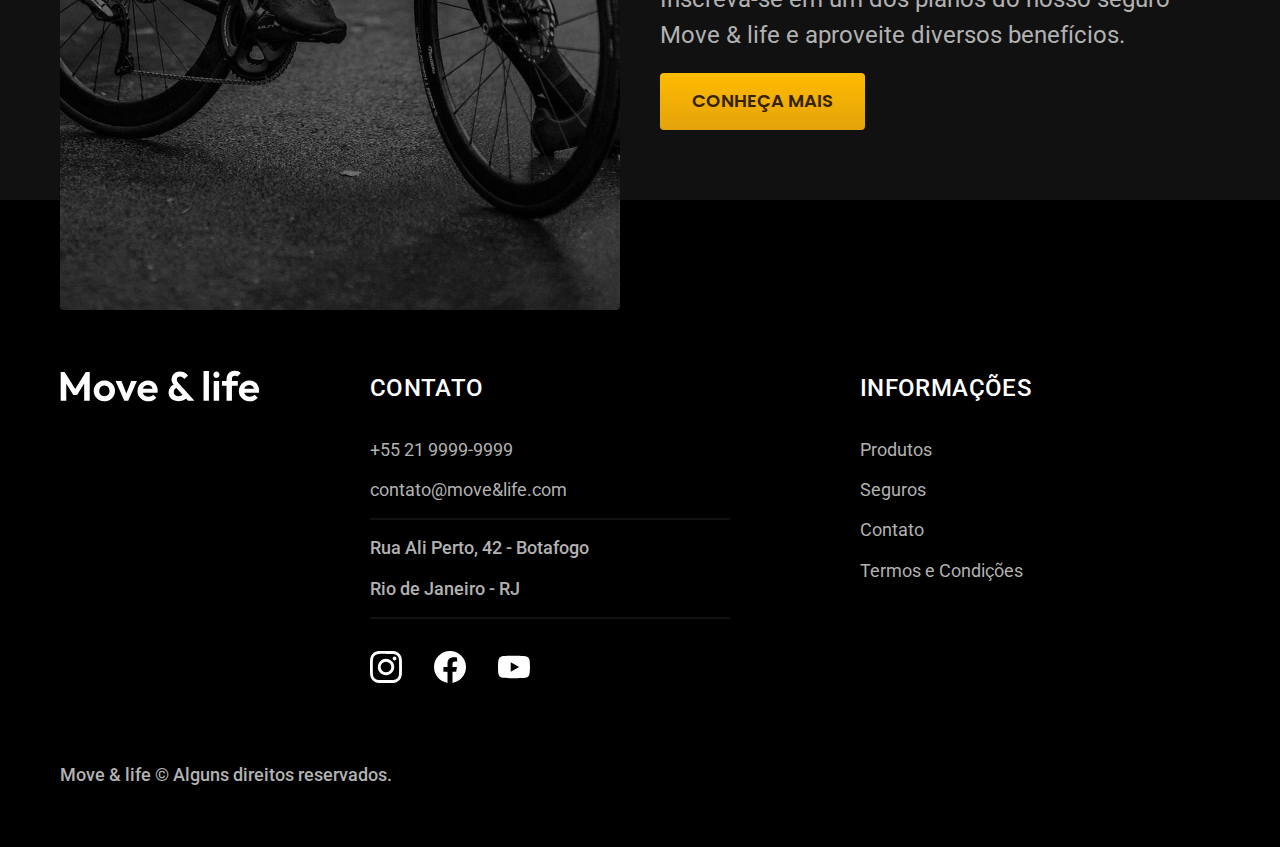
<file: produtos/nimbus-stark.html>
<!DOCTYPE html>
<html lang="pt-br">

<head>
  <meta charset="UTF-8">
  <meta http-equiv="X-UA-Compatible" content="IE=edge">
  <meta name="viewport" content="width=device-width, initial-scale=1.0">
  <meta name="description" content="Bicicletas elétricas de alta precisão e qualidade,  feitas sob medida para o cliente. Explore o mundo na sua velocidade com a Move & life.">
  <link rel="stylesheet" href="../css/style.css">
  <link rel="preconnect" href="https://fonts.googleapis.com">
  <link rel="preconnect" href="https://fonts.gstatic.com" crossorigin>
  <link href="https://fonts.googleapis.com/css2?family=Poppins:wght@400;600&display=swap" rel="stylesheet">
  <link href="https://fonts.googleapis.com/css2?family=Roboto:wght@400;500;700&display=swap" rel="stylesheet">
  <link href="https://fonts.googleapis.com/css2?family=Merriweather:ital,wght@1,900&display=swap" rel="stylesheet">
  <link rel="shortcut icon" href="../favicon.svg" type="image/x-icon">
  <title>Move & life</title>
</head>

<body>
  <header id="header" class="header-bg">
    <div class="container header flex">
      <a href="../index.html"><img src="../img/move&life.svg" alt="img" width="200" height="32"></a>
      <nav class="nav">
        <ul class="header-menu font-1-m flex">
          <li><a href="../produtos.html">Produtos</a></li>
          <li><a href="../seguro.html">Seguros</a></li>
          <li><a href="../contato.html">Contato</a></li>
        </ul>
      </nav>
    </div>
  </header>
  <main class="bicicleta-bg">
    <div class="container titulo-bicicleta">
      <span class="font-2-xl">R$ 2000</span>
      <h1 class="font-1-xxl">Nimbus stark<span class="deco-point">.</span></h1>
    </div>
    <div class="container bicicleta grid">
      <div class="bicicletas-imgs flex">
        <img src="../img/produtos/nimbus-home.jpg" alt="img" width="1120" height="880">
      </div>
      <div class="conteudo">
        <p class="font-2-l">A Nimbus stark é a melhor Move & life já criada pela nossa equipe. Ela vem equipada com os melhores acessórios, o que garante maior velocidade.</p>
        <div class="comprar-info grid">
          <a href="../orcamento.html?tipo=movelife&produto=magic" class="btn btn-claro">comprar agora</a>
          <span class="font-1-xs"> <img src="../img/icones/entrega.svg" alt="img" width="16" height="16"> entrega em 5 dias</span>
          <span class="font-1-xs"> <img src="../img/icones/estoque.svg" alt="img" width="16" height="16"> 18 em estoque</span>
        </div>
        <h2 class="font-1-xs">INFORMAÇÕES</h2>
        <ul class="lista-infor grid">
          <li>
            <img src="../img/icones/eletrica.svg" alt="img" width="32" height="32">
            <h3 class="font-1-m">Motor Elétrico</h3>
            <p class="font-2-xs">Permite você viajar distâncias inimaginaveis com a sua bike.</p>
          </li>
          <li>
            <img src="../img/icones/velocidade.svg" alt="img" width="32" height="32">
            <h3 class="font-1-m">50 km/h</h3>
            <p class="font-2-xs">A mais rápida bicicleta elétrica disponível hoje no mercado.</p>
          </li>
          <li>
            <img src="../img/icones/rastreador.svg" alt="img" width="32" height="32">
            <h3 class="font-1-m">Rastreador</h3>
            <p class="font-2-xs">Rastreador e sistema anti-furto para garantir o seu sossego.</p>
          </li>
          <li>
            <img src="../img/icones/carbono.svg" alt="img" width="32" height="32">
            <h3 class="font-1-m">Fibra de Carbono</h3>
            <p class="font-2-xs">Maior proteção possível para a sua Move & life com fibra de carbono.</p>
          </li>
        </ul>
        <h2 class="font-1-xs">FICHA TÉCNICA</h2>
        <ul class="ficha-tecnica font-2-s">
          <li>Peso <span>9 Kg</span></li>
          <li>Altura <span>60 cm</span></li>
          <li>Largura <span>120 cm</span></li>
          <li>Profundidade <span>10 cm</span></li>
          <li>Marchas <span>16</span></li>
          <li>Roda <span>Aro 29</span></li>
        </ul>
      </div>
    </div>
  </main>
  <article class="lista-bicicletas">
    <h2 class="font-1-xxl container">escolha a sua<span class="deco-point">.</span></h2>
    <ul class="lista-produtos grid">
      <li><a href="vespa2000.html">
          <!--Mudar link-->
          <img src="../img/produtos/vespa2000-home.jpg" alt="img" width="920" height="1040">
          <h3 class="font-2-xl">Vespa 2000</h3>
          <span class="font-2-m">R$ 4899</span>
        </a></li>
      <li><a href="magic.html">
          <img src="../img/produtos/magic-home.jpg" alt="img" width="920" height="1040">
          <h3 class="font-2-xl">Magic Might</h3>
          <span class="font-2-m">R$ 1800</span>
        </a></li>
      <li><a href="scootercomet.html">
          <!--Mudar link-->
          <img src="../img/produtos/scootercomet-home.jpg" alt="img" width="920" height="1040">
          <h3 class="font-2-xl">Scooter Comet</h3>
          <span class="font-2-m">R$ 1600</span>
        </a></li>
    </ul>
    <ul class="lista-produtos grid">
      <li><a href="longboardstar.html">
          <img src="../img/produtos/longboardstar-home.jpg" alt="img" width="920" height="1040">
          <h3 class="font-2-xl">Longboard Star</h3>
          <span class="font-2-m">R$ 1450</span>
        </a></li>
      <li><a href="nebula.html">
          <img src="../img/produtos/nebula-home.jpg" alt="img" width="920" height="1040">
          <h3 class="font-2-xl">Nebula Cosmic</h3>
          <span class="font-2-m">R$ 2299</span>
        </a></li>
    </ul>
  </article>
  <article class="seguro-bg">
    <div class="seguro container grid">
      <div class="seguro-foto">
        <img src="../img/fotos/seguros.jpg" alt="img" width="1360" height="1512">
      </div>
      <div class="seguro-conteudo">
        <h2 class="font-1-xxl">Mova-se mais tranquilo com os nossos <span class="deco-point">seguro.</span></h2>
        <p class="font-2-l">Inscreva-se em um dos planos do nosso seguro Move & life e aproveite diversos benefícios.</p>
        <a href="../seguro.html" class="btn btn-claro">conheça mais</a>
      </div>
    </div>
  </article>
  <footer id="footer" class="footer-bg">
    <div class="footer container grid">
      <img src="../img/move&life.svg" alt="img" width="200" height="32">
      <div class="contato">
        <h3 class="font-2-l-b">contato</h3>
        <ul class="font-2-m">
          <li><a href="tel:+55 21 9999-9999">+55 21 9999-9999</a></li>
          <li><a href="mailto:contato@move&life.com">contato@move&life.com</a></li>
          <li>Rua Ali Perto, 42 - Botafogo</li>
          <li>Rio de Janeiro - RJ</li>
        </ul>
        <div class="footer-icos flex">
          <a href=""><img src="../img/redes/instagram.svg" alt="img" width="32" height="32"></a>
          <a href=""><img src="../img/redes/facebook.svg" alt="img" width="32" height="32"></a>
          <a href=""><img src="../img/redes/youtube.svg" alt="img" width="32" height="32"></a>
        </div>
      </div>
      <div class="informacoes">
        <h3 class="font-2-l-b">informações</h3>
        <ul class="font-2-m">
          <li><a href="../produtos.html">Produtos</a></li>
          <li><a href="../seguro.html">Seguros</a></li>
          <li><a href="../contato.html">Contato</a></li>
          <li><a href="../termos.html">Termos e Condições</a></li>
        </ul>
      </div>
      <p class="footer-direitos font-2-m">Move & life © Alguns direitos reservados.</p>
    </div>
  </footer>
  <script src="../js/script.js"></script>
</body>

</html>
</file>
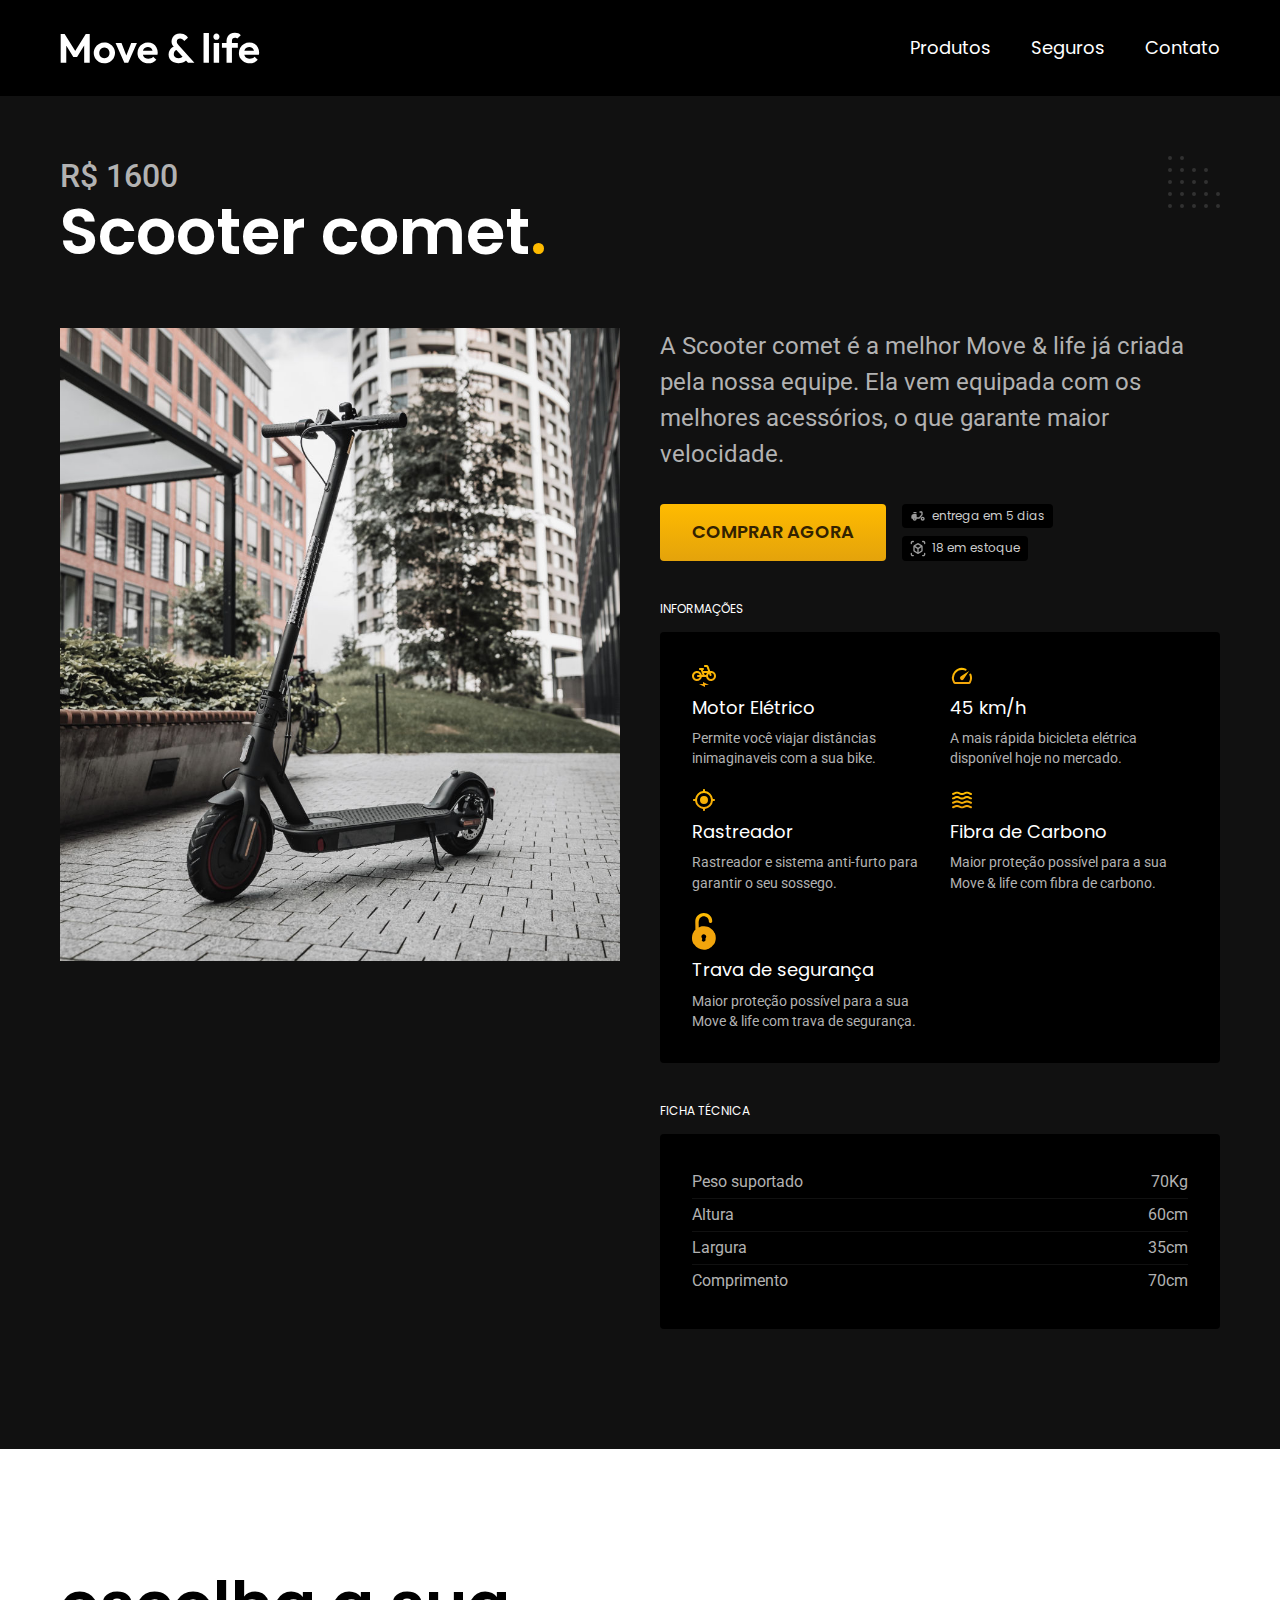
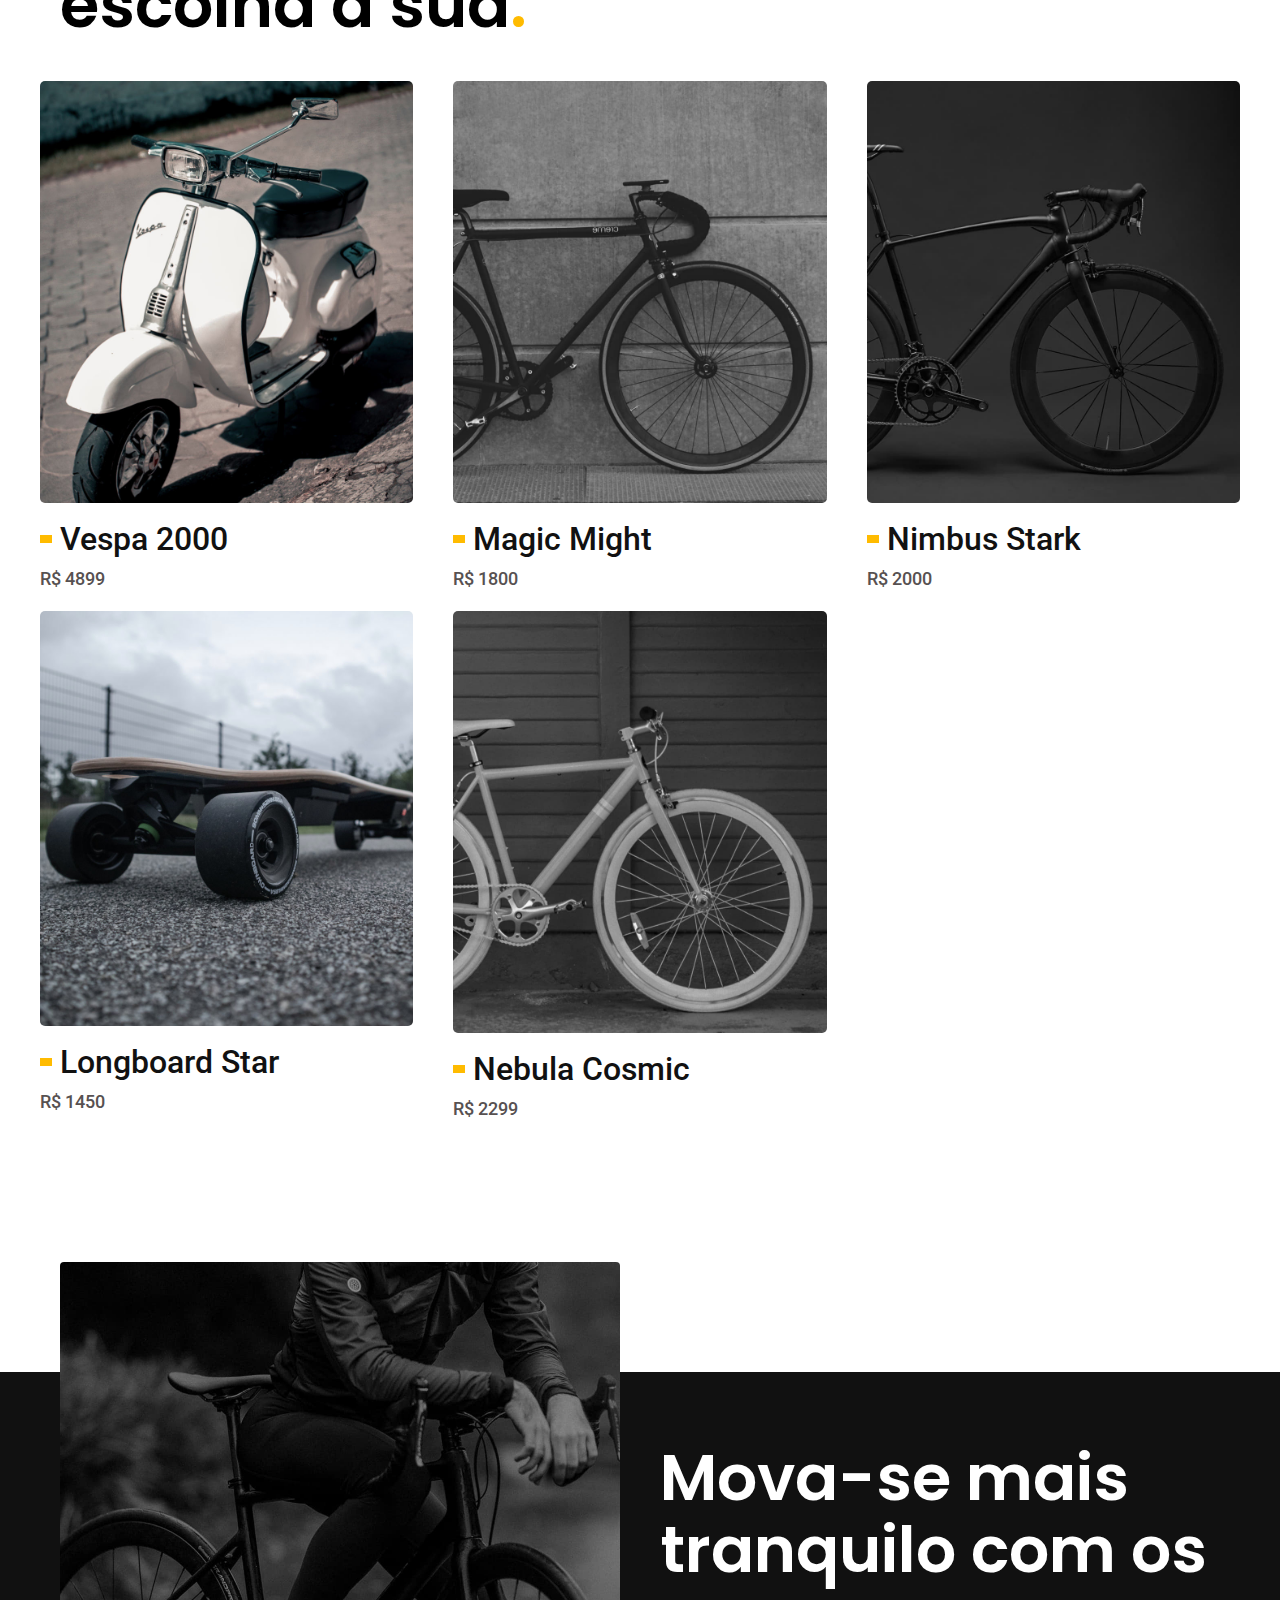
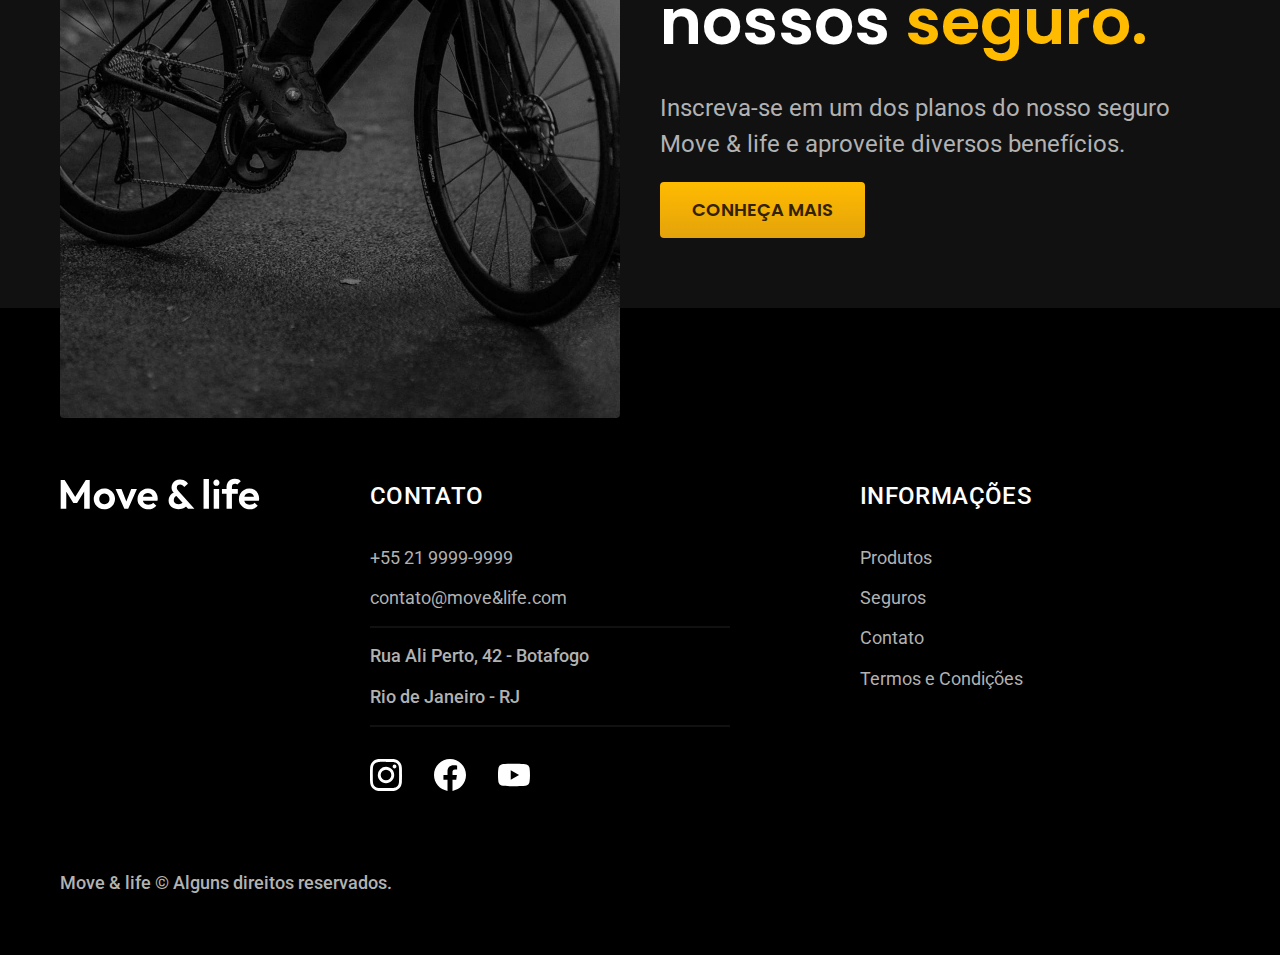
<file: produtos/scootercomet.html>
<!DOCTYPE html>
<html lang="pt-br">

<head>
  <meta charset="UTF-8">
  <meta http-equiv="X-UA-Compatible" content="IE=edge">
  <meta name="viewport" content="width=device-width, initial-scale=1.0">
  <meta name="description" content="Bicicletas elétricas de alta precisão e qualidade,  feitas sob medida para o cliente. Explore o mundo na sua velocidade com a Move & life.">
  <link rel="stylesheet" href="../css/style.css">
  <link rel="preconnect" href="https://fonts.googleapis.com">
  <link rel="preconnect" href="https://fonts.gstatic.com" crossorigin>
  <link href="https://fonts.googleapis.com/css2?family=Poppins:wght@400;600&display=swap" rel="stylesheet">
  <link href="https://fonts.googleapis.com/css2?family=Roboto:wght@400;500;700&display=swap" rel="stylesheet">
  <link href="https://fonts.googleapis.com/css2?family=Merriweather:ital,wght@1,900&display=swap" rel="stylesheet">
  <link rel="shortcut icon" href="../favicon.svg" type="image/x-icon">
  <title>Move & life</title>
</head>

<body>
  <header id="header" class="header-bg">
    <div class="container header flex">
      <a href="../index.html"><img src="../img/move&life.svg" alt="img" width="200" height="32"></a>
      <nav class="nav">
        <ul class="header-menu font-1-m flex">
          <li><a href="../produtos.html">Produtos</a></li>
          <li><a href="../seguro.html">Seguros</a></li>
          <li><a href="../contato.html">Contato</a></li>
        </ul>
      </nav>
    </div>
  </header>
  <main class="bicicleta-bg">
    <div class="container titulo-bicicleta">
      <span class="font-2-xl">R$ 1600</span>
      <h1 class="font-1-xxl">Scooter comet<span class="deco-point">.</span></h1>
    </div>
    <div class="container bicicleta grid">
      <div class="bicicletas-imgs flex">
        <img src="../img/produtos/scootercomet-home.jpg" alt="img" width="1120" height="880">
      </div>
      <div class="conteudo">
        <p class="font-2-l">A Scooter comet é a melhor Move & life já criada pela nossa equipe. Ela vem equipada com os melhores acessórios, o que garante maior velocidade.</p>
        <div class="comprar-info grid">
          <a href="../orcamento.html?tipo=movelife&produto=scootercomet" class="btn btn-claro">comprar agora</a>
          <span class="font-1-xs"> <img src="../img/icones/entrega.svg" alt="img" width="16" height="16"> entrega em 5 dias</span>
          <span class="font-1-xs"> <img src="../img/icones/estoque.svg" alt="img" width="16" height="16"> 18 em estoque</span>
        </div>
        <h2 class="font-1-xs">INFORMAÇÕES</h2>
        <ul class="lista-infor grid">
          <li>
            <img src="../img/icones/eletrica.svg" alt="img" width="32" height="32">
            <h3 class="font-1-m">Motor Elétrico</h3>
            <p class="font-2-xs">Permite você viajar distâncias inimaginaveis com a sua bike.</p>
          </li>
          <li>
            <img src="../img/icones/velocidade.svg" alt="img" width="32" height="32">
            <h3 class="font-1-m">45 km/h</h3>
            <p class="font-2-xs">A mais rápida bicicleta elétrica disponível hoje no mercado.</p>
          </li>
          <li>
            <img src="../img/icones/rastreador.svg" alt="img" width="32" height="32">
            <h3 class="font-1-m">Rastreador</h3>
            <p class="font-2-xs">Rastreador e sistema anti-furto para garantir o seu sossego.</p>
          </li>
          <li>
            <img src="../img/icones/carbono.svg" alt="img" width="32" height="32">
            <h3 class="font-1-m">Fibra de Carbono</h3>
            <p class="font-2-xs">Maior proteção possível para a sua Move & life com fibra de carbono.</p>
          </li>
          <li>
            <img src="../img/icones/cadeado.svg" alt="img" width="32" height="32">
            <h3 class="font-1-m">Trava de segurança</h3>
            <p class="font-2-xs">Maior proteção possível para a sua Move & life com trava de segurança.</p>
          </li>
        </ul>
        <h2 class="font-1-xs">FICHA TÉCNICA</h2>
        <ul class="ficha-tecnica font-2-s">
          <li>Peso suportado <span>70Kg</span></li>
          <li>Altura <span>60cm</span></li>
          <li>Largura <span>35cm</span></li>
          <li>Comprimento <span>70cm</span></li>
        </ul>
      </div>
    </div>
  </main>
  <article class="lista-bicicletas">
    <h2 class="font-1-xxl container">escolha a sua<span class="deco-point">.</span></h2>
    <ul class="lista-produtos grid">
      <li><a href="vespa2000.html">
          <img src="../img/produtos/vespa2000-home.jpg" alt="img" width="920" height="1040">
          <h3 class="font-2-xl">Vespa 2000</h3>
          <span class="font-2-m">R$ 4899</span>
        </a></li>
      <li><a href="magic.html">
          <img src="../img/produtos/magic-home.jpg" alt="img" width="920" height="1040">
          <h3 class="font-2-xl">Magic Might</h3>
          <span class="font-2-m">R$ 1800</span>
        </a></li>
      <li><a href="nimbus-stark.html">
          <img src="../img/produtos/nimbus-home.jpg" alt="img" width="920" height="1040">
          <h3 class="font-2-xl">Nimbus Stark</h3>
          <span class="font-2-m">R$ 2000</span>
        </a></li>
    </ul>
    <ul class="lista-produtos grid">
      <li><a href="longboardstar.html">
          <img src="../img/produtos/longboardstar-home.jpg" alt="img" width="920" height="1040">
          <h3 class="font-2-xl">Longboard Star</h3>
          <span class="font-2-m">R$ 1450</span>
        </a></li>
      <li><a href="nebula.html">
          <img src="../img/produtos/nebula-home.jpg" alt="img" width="920" height="1040">
          <h3 class="font-2-xl">Nebula Cosmic</h3>
          <span class="font-2-m">R$ 2299</span>
        </a></li>
    </ul>
  </article>
  <article class="seguro-bg">
    <div class="seguro container grid">
      <div class="seguro-foto">
        <img src="../img/fotos/seguros.jpg" alt="img" width="1360" height="1512">
      </div>
      <div class="seguro-conteudo">
        <h2 class="font-1-xxl">Mova-se mais tranquilo com os nossos <span class="deco-point">seguro.</span></h2>
        <p class="font-2-l">Inscreva-se em um dos planos do nosso seguro Move & life e aproveite diversos benefícios.</p>
        <a href="../seguro.html" class="btn btn-claro">conheça mais</a>
      </div>
    </div>
  </article>
  <footer id="footer" class="footer-bg">
    <div class="footer container grid">
      <img src="../img/move&life.svg" alt="img" width="200" height="32">
      <div class="contato">
        <h3 class="font-2-l-b">contato</h3>
        <ul class="font-2-m">
          <li><a href="tel:+55 21 9999-9999">+55 21 9999-9999</a></li>
          <li><a href="mailto:contato@move&life.com">contato@move&life.com</a></li>
          <li>Rua Ali Perto, 42 - Botafogo</li>
          <li>Rio de Janeiro - RJ</li>
        </ul>
        <div class="footer-icos flex">
          <a href=""><img src="../img/redes/instagram.svg" alt="img" width="32" height="32"></a>
          <a href=""><img src="../img/redes/facebook.svg" alt="img" width="32" height="32"></a>
          <a href=""><img src="../img/redes/youtube.svg" alt="img" width="32" height="32"></a>
        </div>
      </div>
      <div class="informacoes">
        <h3 class="font-2-l-b">informações</h3>
        <ul class="font-2-m">
          <li><a href="../produtos.html">Produtos</a></li>
          <li><a href="../seguro.html">Seguros</a></li>
          <li><a href="../contato.html">Contato</a></li>
          <li><a href="../termos.html">Termos e Condições</a></li>
        </ul>
      </div>
      <p class="footer-direitos font-2-m">Move & life © Alguns direitos reservados.</p>
    </div>
  </footer>
  <script src="../js/script.js"></script>
</body>

</html>
</file>
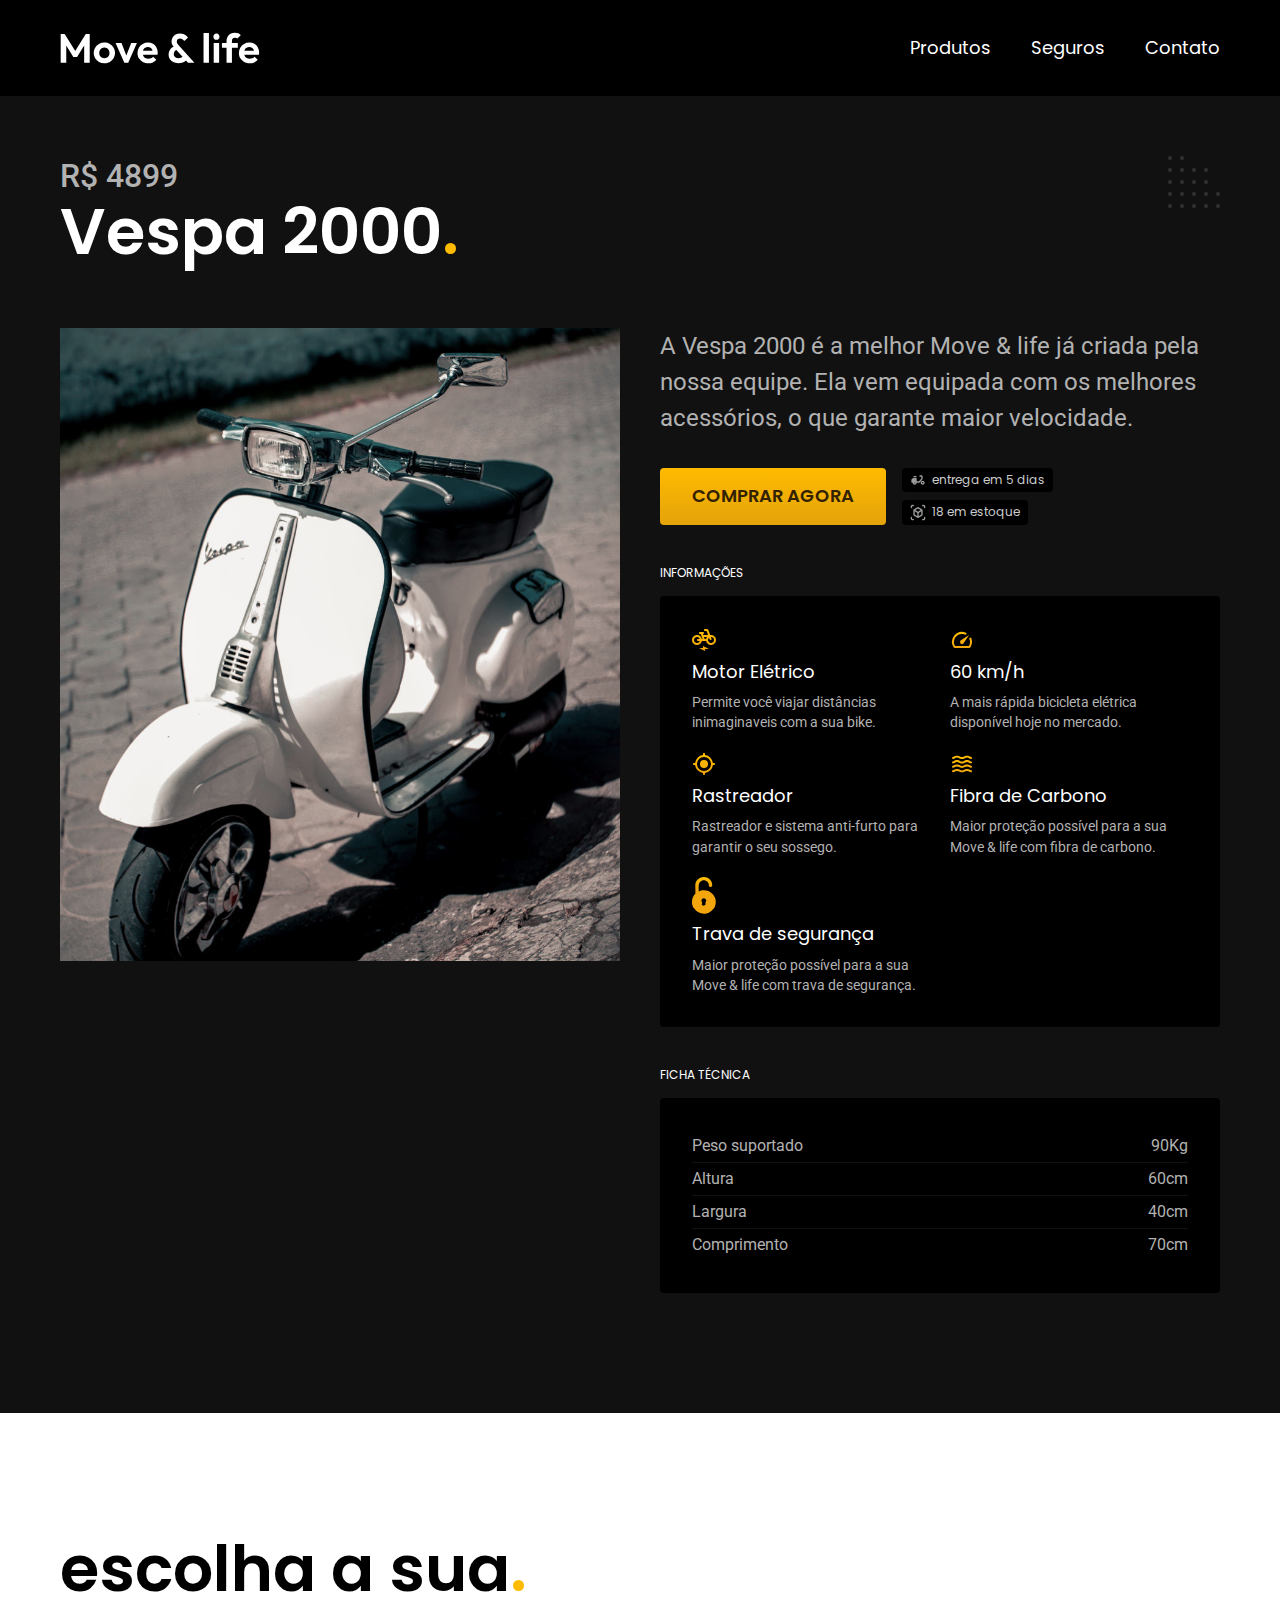
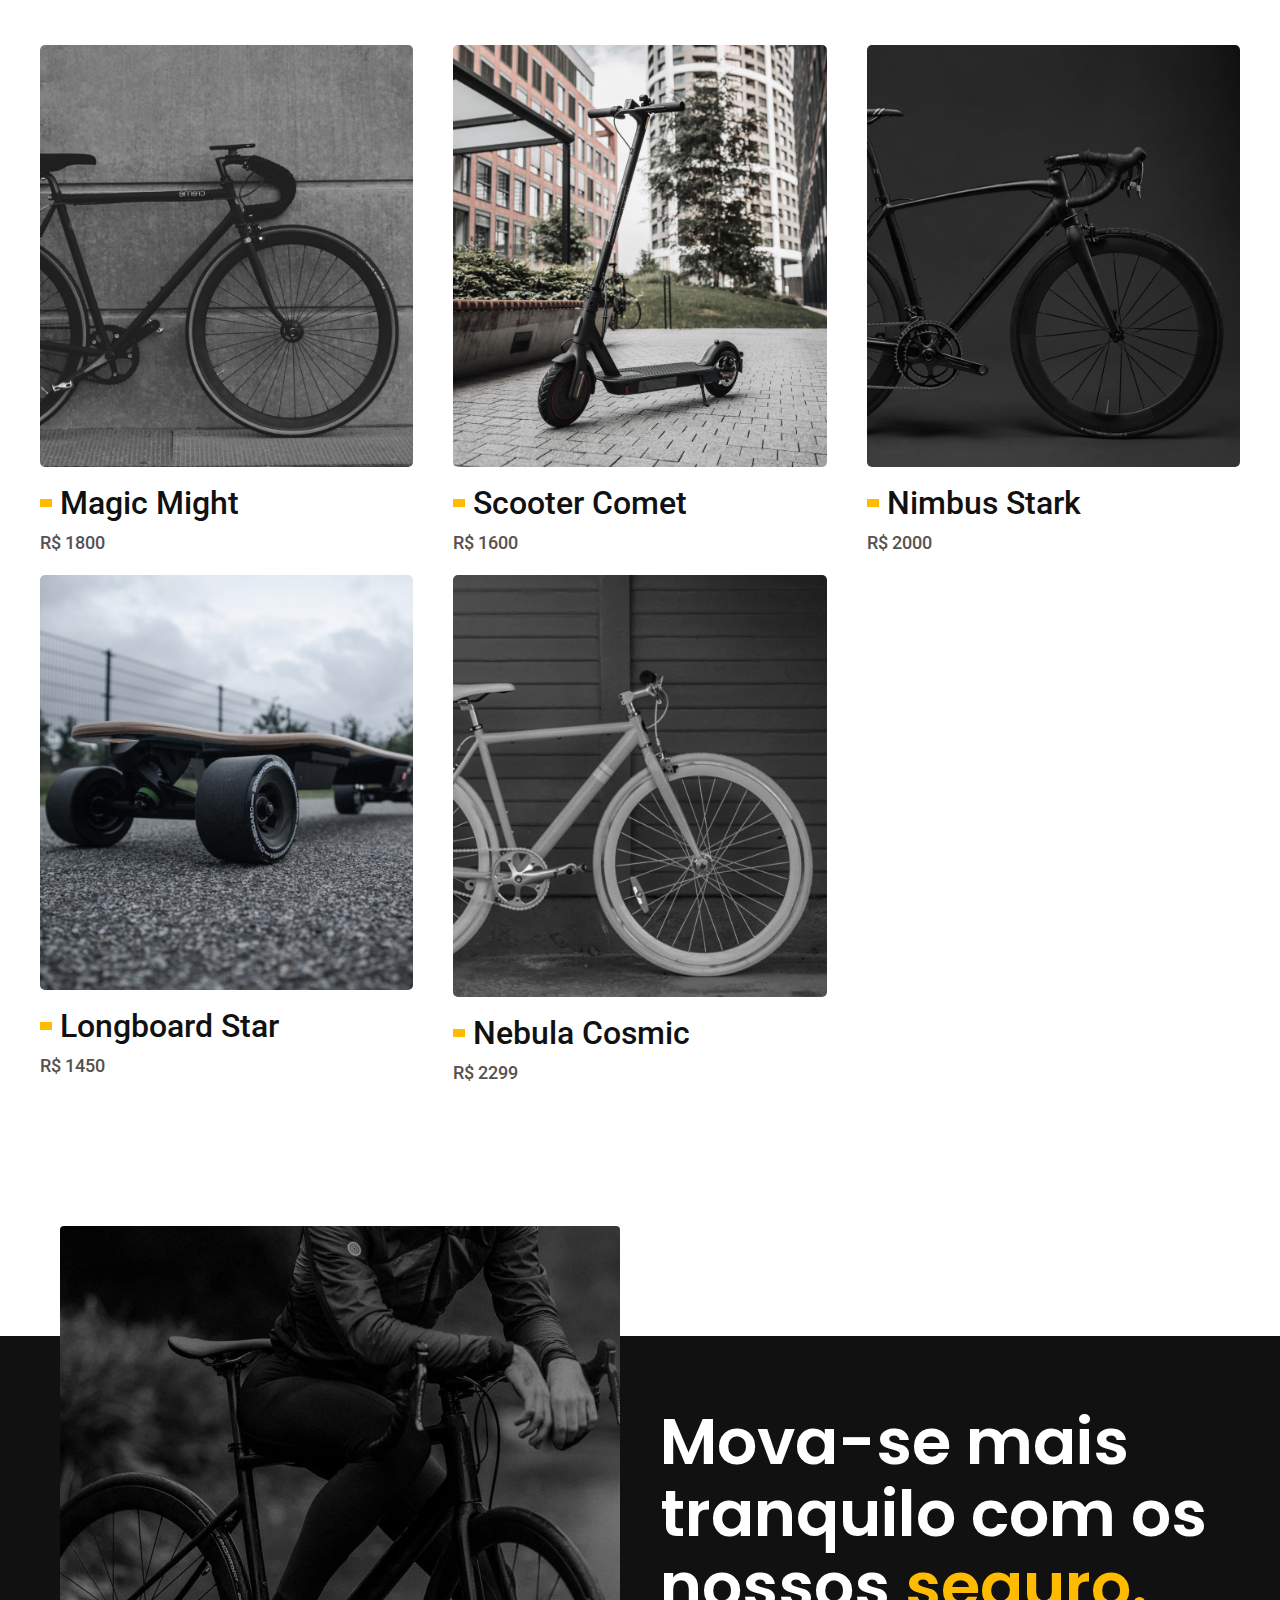
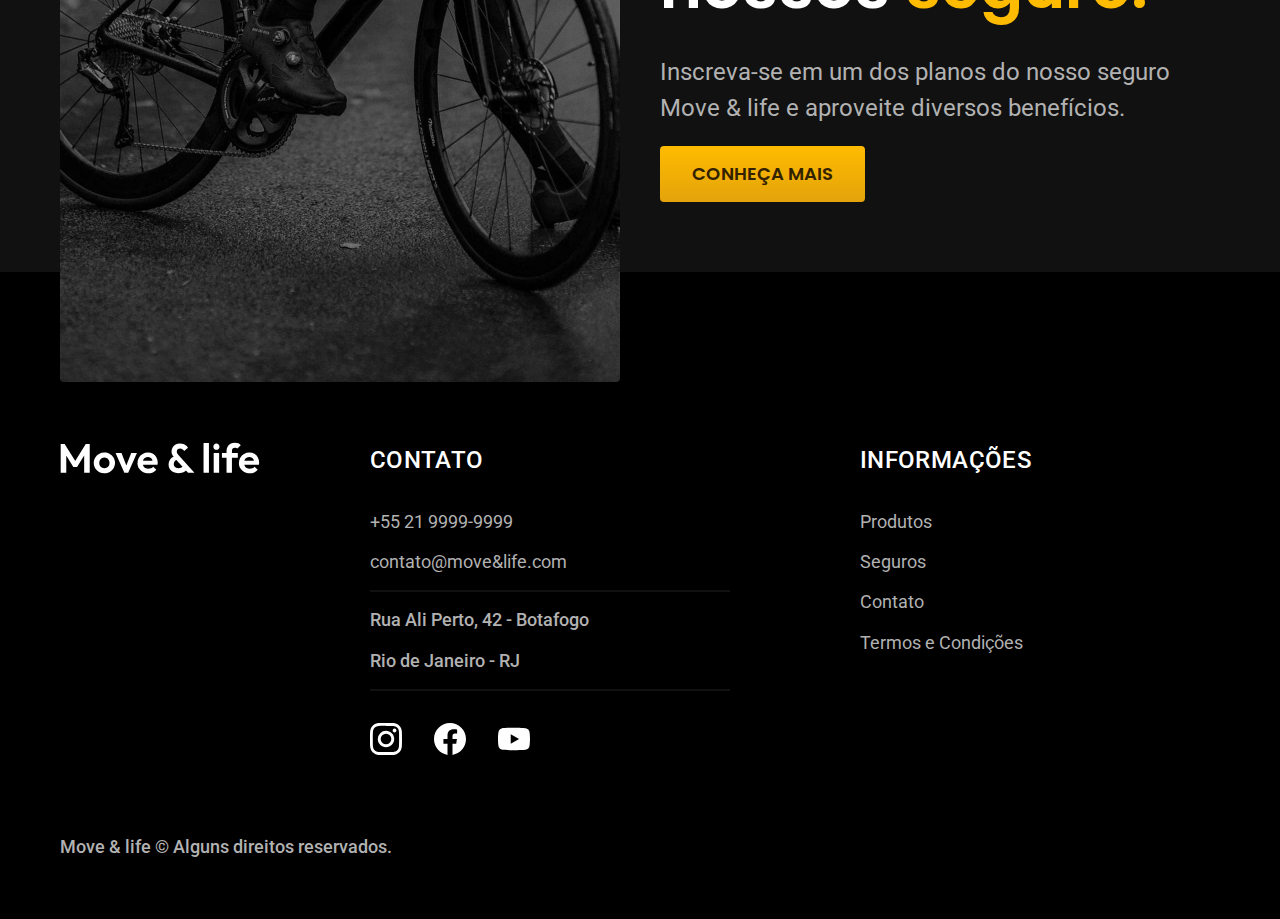
<file: produtos/vespa2000.html>
<!DOCTYPE html>
<html lang="pt-br">

<head>
  <meta charset="UTF-8">
  <meta http-equiv="X-UA-Compatible" content="IE=edge">
  <meta name="viewport" content="width=device-width, initial-scale=1.0">
  <meta name="description" content="Bicicletas elétricas de alta precisão e qualidade,  feitas sob medida para o cliente. Explore o mundo na sua velocidade com a Move & life.">
  <link rel="stylesheet" href="../css/style.css">
  <link rel="preconnect" href="https://fonts.googleapis.com">
  <link rel="preconnect" href="https://fonts.gstatic.com" crossorigin>
  <link href="https://fonts.googleapis.com/css2?family=Poppins:wght@400;600&display=swap" rel="stylesheet">
  <link href="https://fonts.googleapis.com/css2?family=Roboto:wght@400;500;700&display=swap" rel="stylesheet">
  <link href="https://fonts.googleapis.com/css2?family=Merriweather:ital,wght@1,900&display=swap" rel="stylesheet">
  <link rel="shortcut icon" href="../favicon.svg" type="image/x-icon">
  <title>Move & life</title>
</head>

<body>
  <header id="header" class="header-bg">
    <div class="container header flex">
      <a href="../index.html"><img src="../img/move&life.svg" alt="img" width="200" height="32"></a>
      <nav class="nav">
        <ul class="header-menu font-1-m flex">
          <li><a href="../produtos.html">Produtos</a></li>
          <li><a href="../seguro.html">Seguros</a></li>
          <li><a href="../contato.html">Contato</a></li>
        </ul>
      </nav>
    </div>
  </header>
  <main class="bicicleta-bg">
    <div class="container titulo-bicicleta">
      <span class="font-2-xl">R$ 4899</span>
      <h1 class="font-1-xxl">Vespa 2000<span class="deco-point">.</span></h1>
    </div>
    <div class="container bicicleta grid">
      <div class="bicicletas-imgs flex">
        <img src="../img/produtos/vespa2000-home.jpg" alt="img" width="1120" height="880">
      </div>
      <div class="conteudo">
        <p class="font-2-l">A Vespa 2000 é a melhor Move & life já criada pela nossa equipe. Ela vem equipada com os melhores acessórios, o que garante maior velocidade.</p>
        <div class="comprar-info grid">
          <a href="../orcamento.html?tipo=movelife&produto=vespa2000" class="btn btn-claro">comprar agora</a>
          <span class="font-1-xs"> <img src="../img/icones/entrega.svg" alt="img" width="16" height="16"> entrega em 5 dias</span>
          <span class="font-1-xs"> <img src="../img/icones/estoque.svg" alt="img" width="16" height="16"> 18 em estoque</span>
        </div>
        <h2 class="font-1-xs">INFORMAÇÕES</h2>
        <ul class="lista-infor grid">
          <li>
            <img src="../img/icones/eletrica.svg" alt="img" width="32" height="32">
            <h3 class="font-1-m">Motor Elétrico</h3>
            <p class="font-2-xs">Permite você viajar distâncias inimaginaveis com a sua bike.</p>
          </li>
          <li>
            <img src="../img/icones/velocidade.svg" alt="img" width="32" height="32">
            <h3 class="font-1-m">60 km/h</h3>
            <p class="font-2-xs">A mais rápida bicicleta elétrica disponível hoje no mercado.</p>
          </li>
          <li>
            <img src="../img/icones/rastreador.svg" alt="img" width="32" height="32">
            <h3 class="font-1-m">Rastreador</h3>
            <p class="font-2-xs">Rastreador e sistema anti-furto para garantir o seu sossego.</p>
          </li>
          <li>
            <img src="../img/icones/carbono.svg" alt="img" width="32" height="32">
            <h3 class="font-1-m">Fibra de Carbono</h3>
            <p class="font-2-xs">Maior proteção possível para a sua Move & life com fibra de carbono.</p>
          </li>
          <li>
            <img src="../img/icones/cadeado.svg" alt="img" width="32" height="32">
            <h3 class="font-1-m">Trava de segurança</h3>
            <p class="font-2-xs">Maior proteção possível para a sua Move & life com trava de segurança.</p>
          </li>
        </ul>
        <h2 class="font-1-xs">FICHA TÉCNICA</h2>
        <ul class="ficha-tecnica font-2-s">
          <li>Peso suportado <span>90Kg</span></li>
          <li>Altura <span>60cm</span></li>
          <li>Largura <span>40cm</span></li>
          <li>Comprimento <span>70cm</span></li>
        </ul>
      </div>
    </div>
  </main>
  <article class="lista-bicicletas">
    <h2 class="font-1-xxl container">escolha a sua<span class="deco-point">.</span></h2>
    <ul class="lista-produtos grid">
      <li><a href="magic.html">
          <img src="../img/produtos/magic-home.jpg" alt="img" width="920" height="1040">
          <h3 class="font-2-xl">Magic Might</h3>
          <span class="font-2-m">R$ 1800</span>
        </a></li>
      <li><a href="scootercomet.html">
          <img src="../img/produtos/scootercomet-home.jpg" alt="img" width="920" height="1040">
          <h3 class="font-2-xl">Scooter Comet</h3>
          <span class="font-2-m">R$ 1600</span>
        </a></li>
      <li><a href="nimbus-stark.html">
          <img src="../img/produtos/nimbus-home.jpg" alt="img" width="920" height="1040">
          <h3 class="font-2-xl">Nimbus Stark</h3>
          <span class="font-2-m">R$ 2000</span>
        </a></li>
    </ul>
    <ul class="lista-produtos grid">
      <li><a href="longboardstar.html">
          <img src="../img/produtos/longboardstar-home.jpg" alt="img" width="920" height="1040">
          <h3 class="font-2-xl">Longboard Star</h3>
          <span class="font-2-m">R$ 1450</span>
        </a></li>
      <li><a href="nebula.html">
          <img src="../img/produtos/nebula-home.jpg" alt="img" width="920" height="1040">
          <h3 class="font-2-xl">Nebula Cosmic</h3>
          <span class="font-2-m">R$ 2299</span>
        </a></li>
    </ul>
  </article>
  <article class="seguro-bg">
    <div class="seguro container grid">
      <div class="seguro-foto">
        <img src="../img/fotos/seguros.jpg" alt="img" width="1360" height="1512">
      </div>
      <div class="seguro-conteudo">
        <h2 class="font-1-xxl">Mova-se mais tranquilo com os nossos <span class="deco-point">seguro.</span></h2>
        <p class="font-2-l">Inscreva-se em um dos planos do nosso seguro Move & life e aproveite diversos benefícios.</p>
        <a href="../seguro.html" class="btn btn-claro">conheça mais</a>
      </div>
    </div>
  </article>
  <footer id="footer" class="footer-bg">
    <div class="footer container grid">
      <img src="../img/move&life.svg" alt="img" width="200" height="32">
      <div class="contato">
        <h3 class="font-2-l-b">contato</h3>
        <ul class="font-2-m">
          <li><a href="tel:+55 21 9999-9999">+55 21 9999-9999</a></li>
          <li><a href="mailto:contato@move&life.com">contato@move&life.com</a></li>
          <li>Rua Ali Perto, 42 - Botafogo</li>
          <li>Rio de Janeiro - RJ</li>
        </ul>
        <div class="footer-icos flex">
          <a href=""><img src="../img/redes/instagram.svg" alt="img" width="32" height="32"></a>
          <a href=""><img src="../img/redes/facebook.svg" alt="img" width="32" height="32"></a>
          <a href=""><img src="../img/redes/youtube.svg" alt="img" width="32" height="32"></a>
        </div>
      </div>
      <div class="informacoes">
        <h3 class="font-2-l-b">informações</h3>
        <ul class="font-2-m">
          <li><a href="../produtos.html">Produtos</a></li>
          <li><a href="../seguro.html">Seguros</a></li>
          <li><a href="../contato.html">Contato</a></li>
          <li><a href="../termos.html">Termos e Condições</a></li>
        </ul>
      </div>
      <p class="footer-direitos font-2-m">Move & life © Alguns direitos reservados.</p>
    </div>
  </footer>
  <script src="../js/script.js"></script>
</body>

</html>
</file>
<file: css/style.css>
/*        Globais        */
@import url(global/1-normalize.css);
@import url(global/2-reset.css);
@import url(global/global.css);
@import url(global/footer.css);
@import url(global/header.css);
/*        Ultilidades        */
@import url(ultilidade/tipografia.css);
@import url(ultilidade/cores.css);
@import url(ultilidade/componentes.css);
/*        Home         */
@import url(home/style-intro.css);
@import url(home/lista-produtos.css);
@import url(home/tecnologia.css);
@import url(home/parceiros.css);
@import url(home/depoimento.css);

/*        Termos         */
@import url(termos/termos.css);

/*        Bicicletas         */
@import url(bicicletas/bicicletas.css);
@import url(bicicletas/bicicleta.css);
/*        Seguro         */
@import url(seguro/seguro.css);

/* Contato */
@import url(contato/contato.css);

/* Orçamento */
@import url(orcamento/orcamento.css);
</file>
